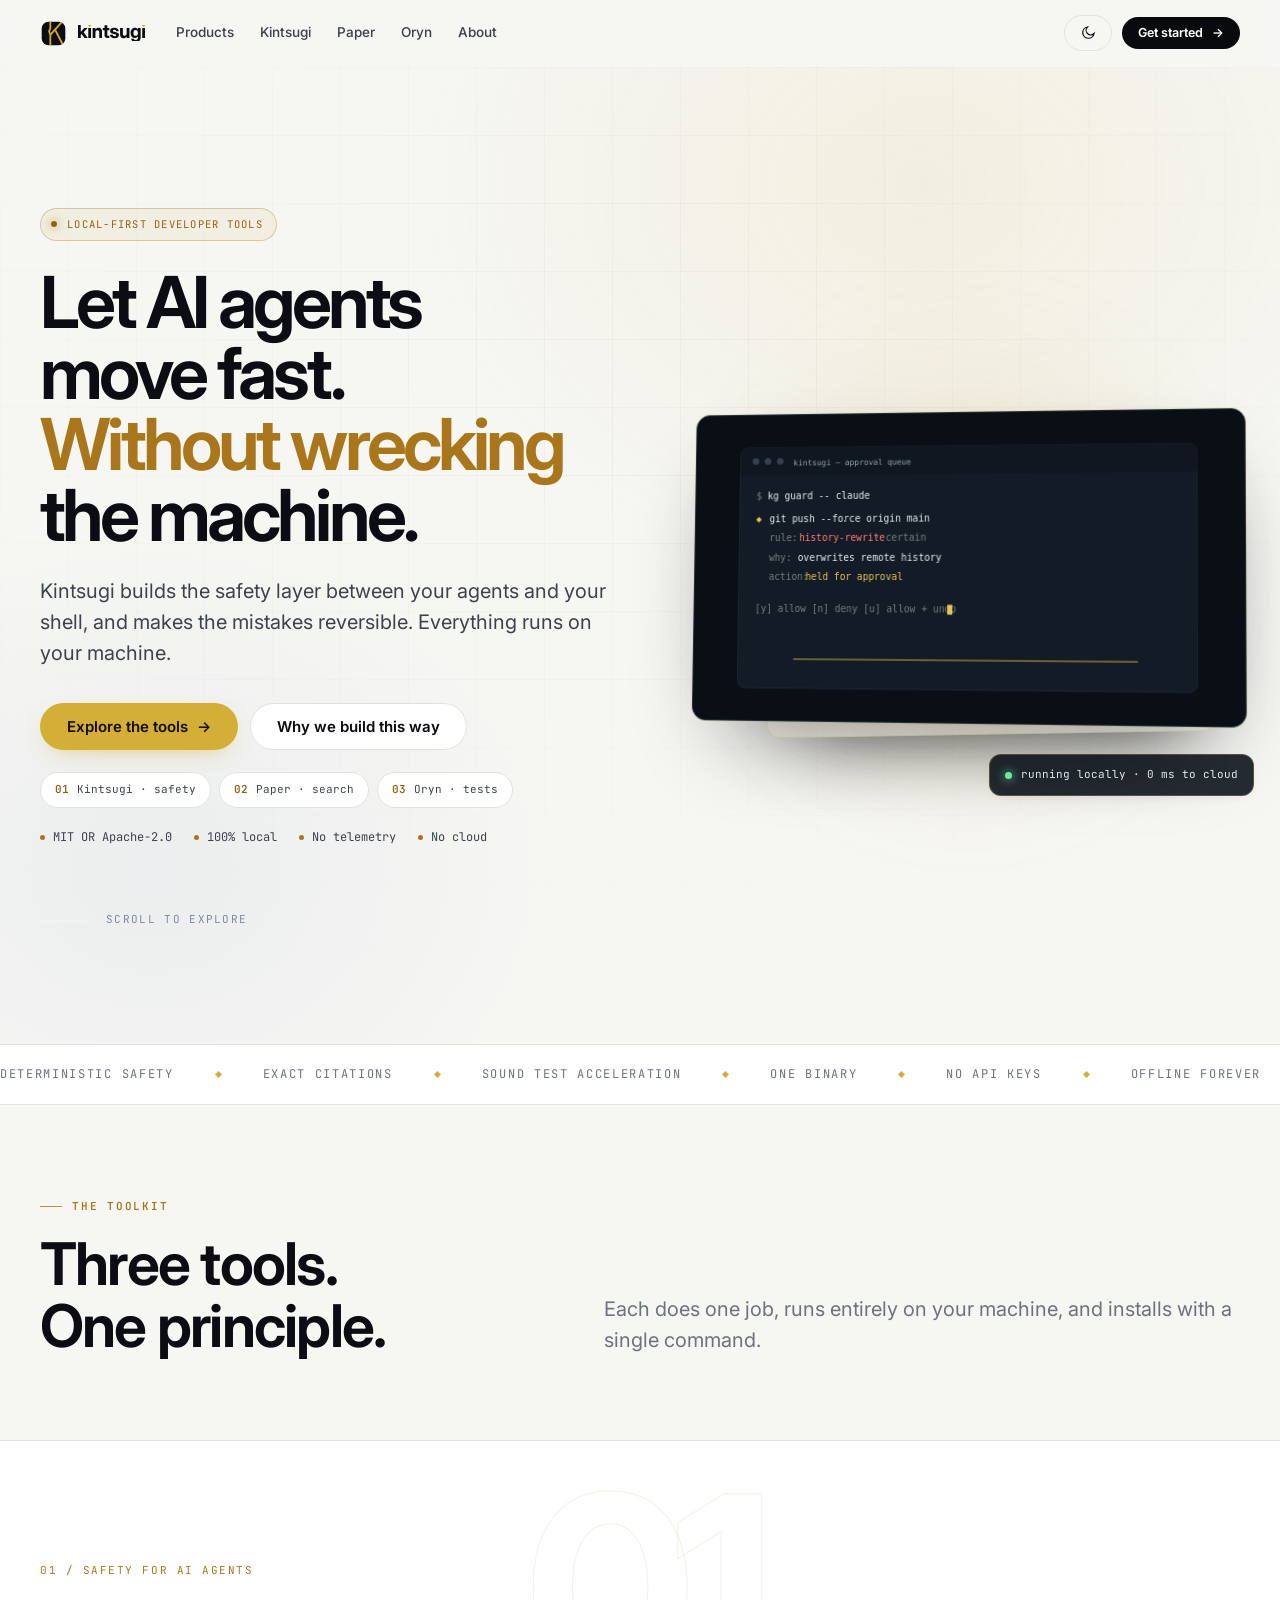
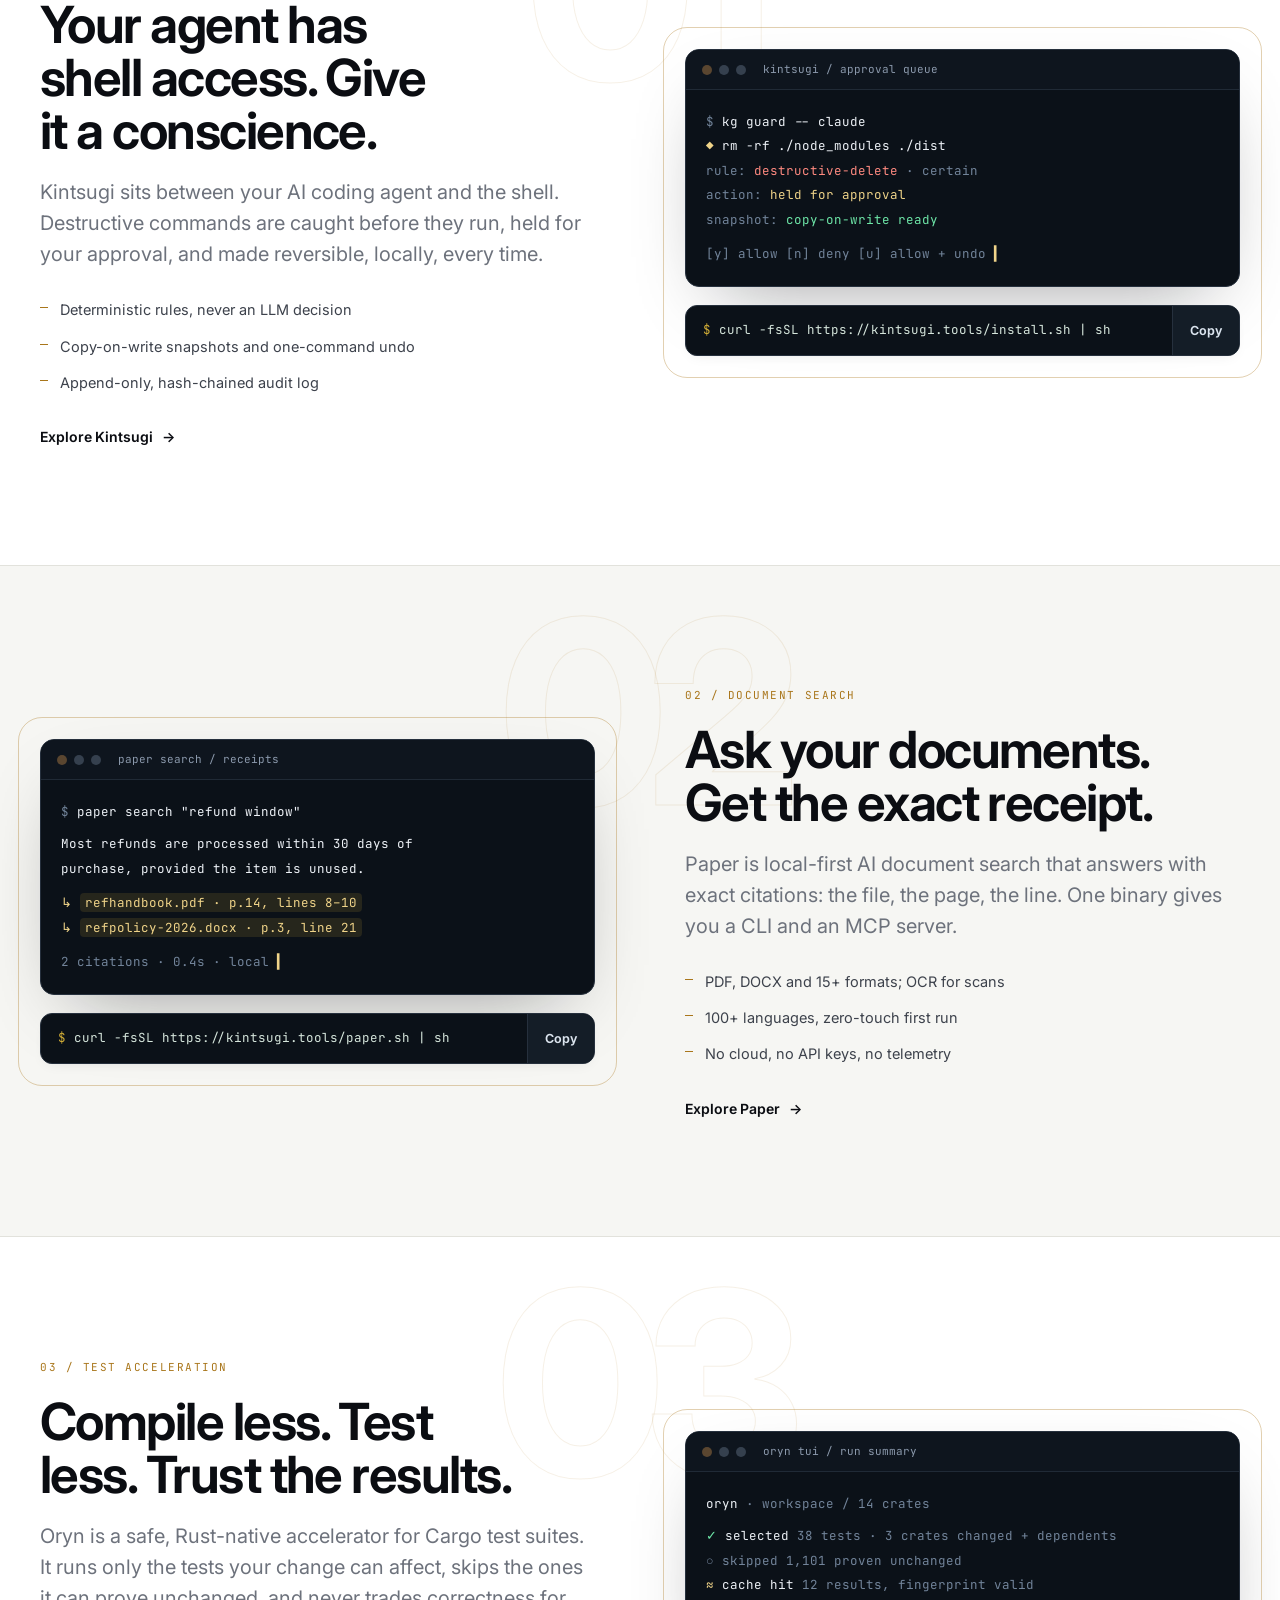
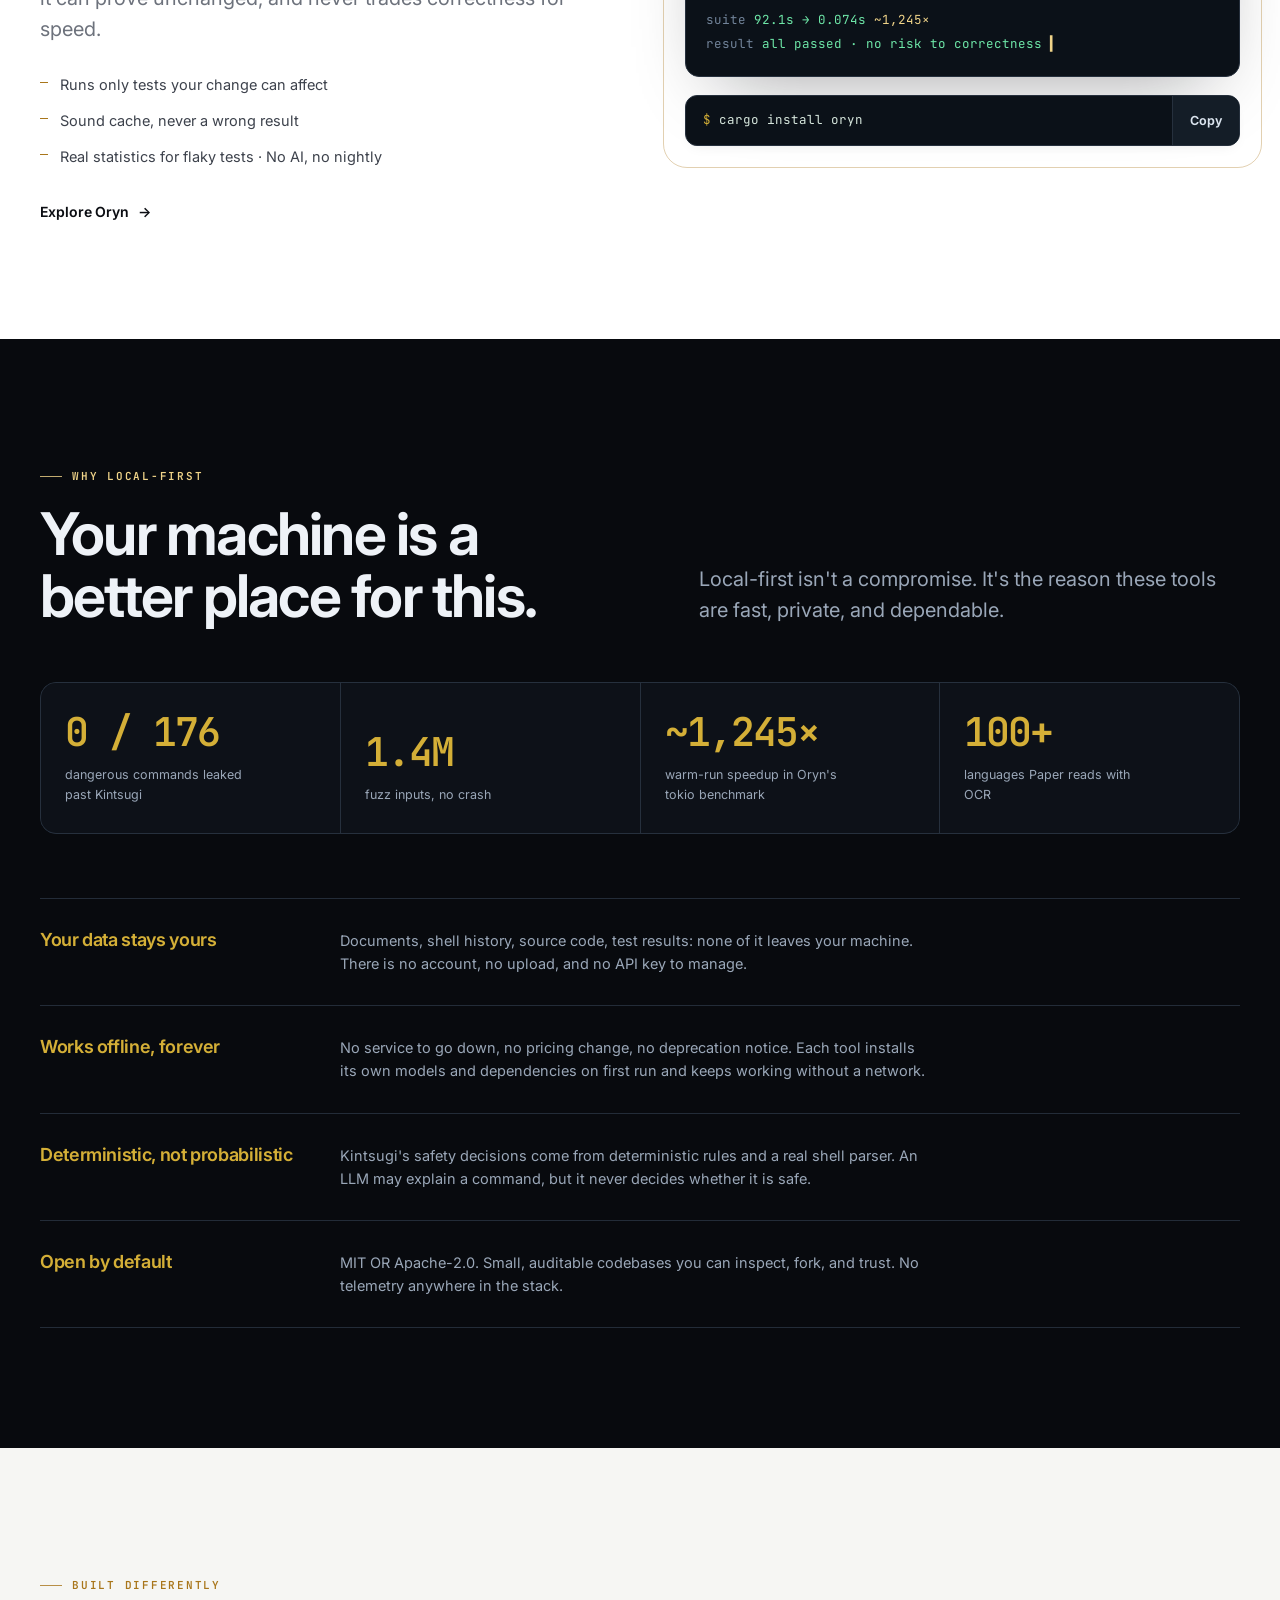
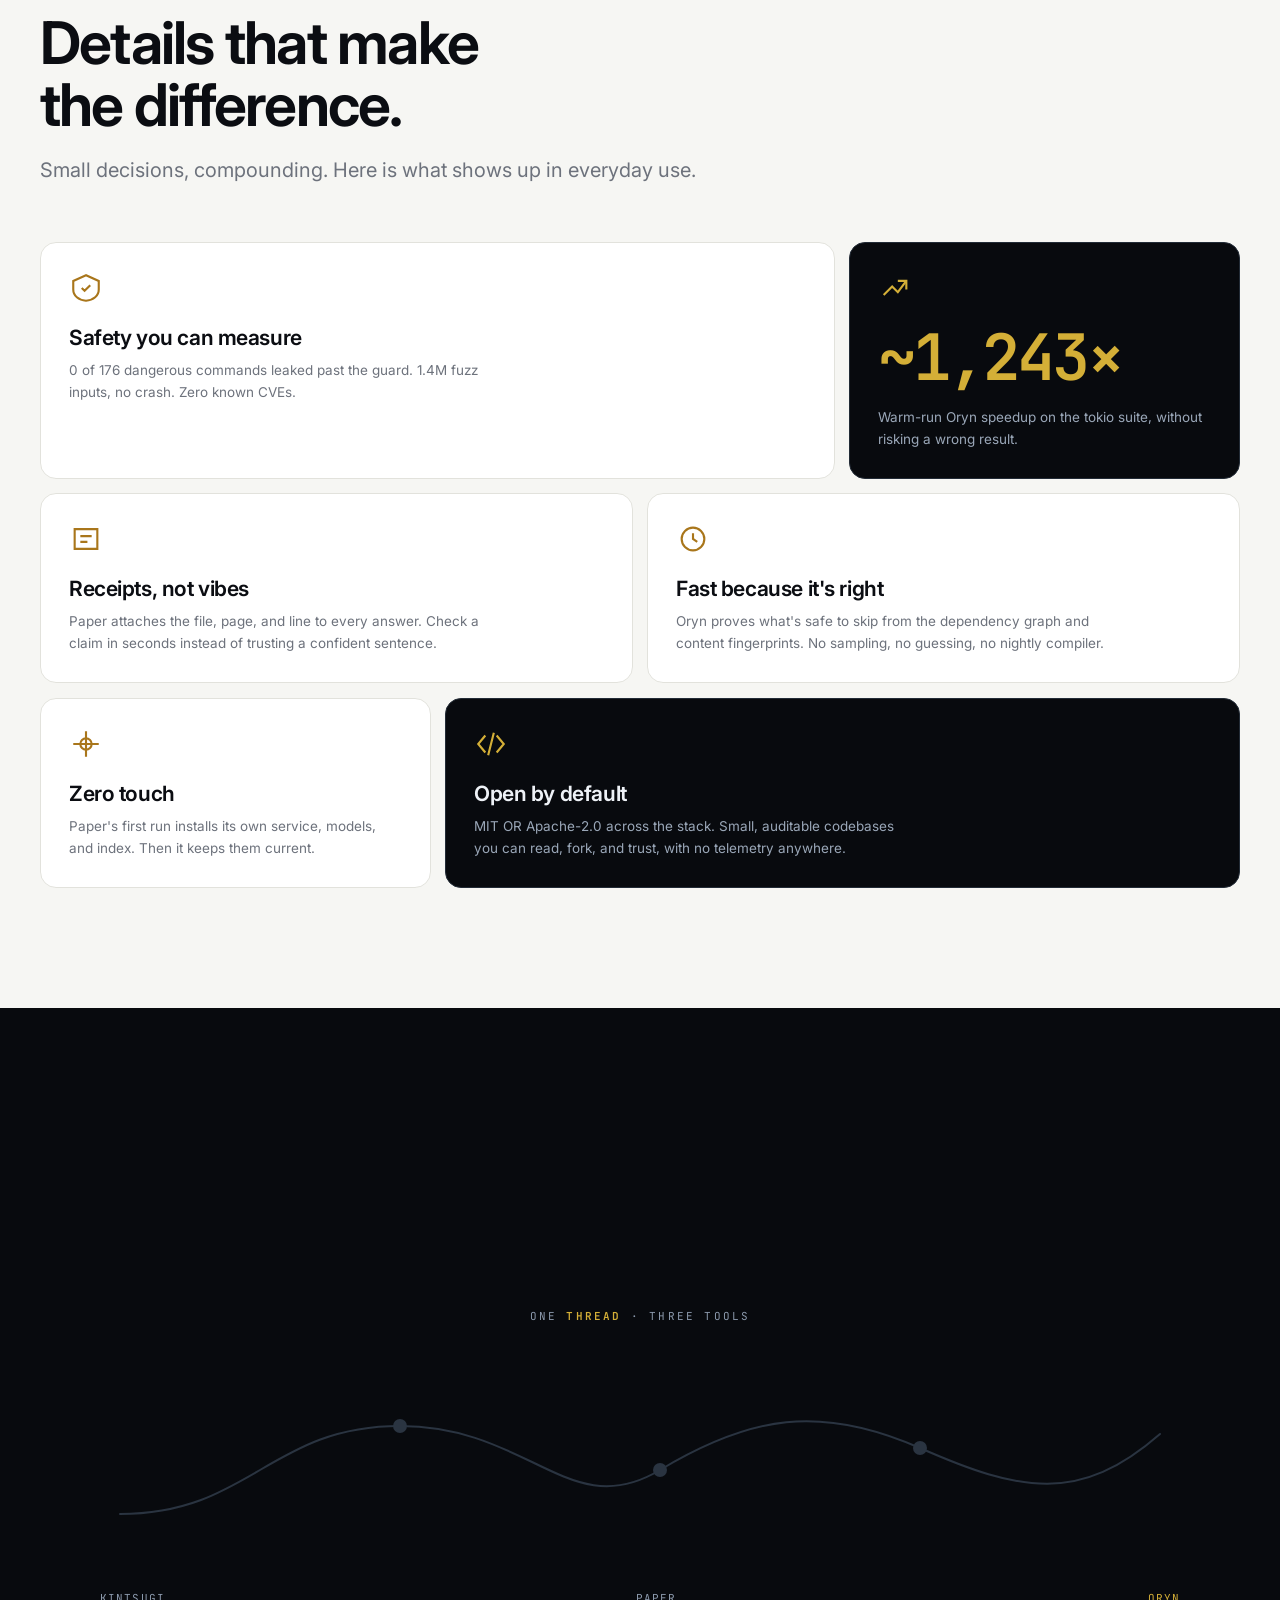
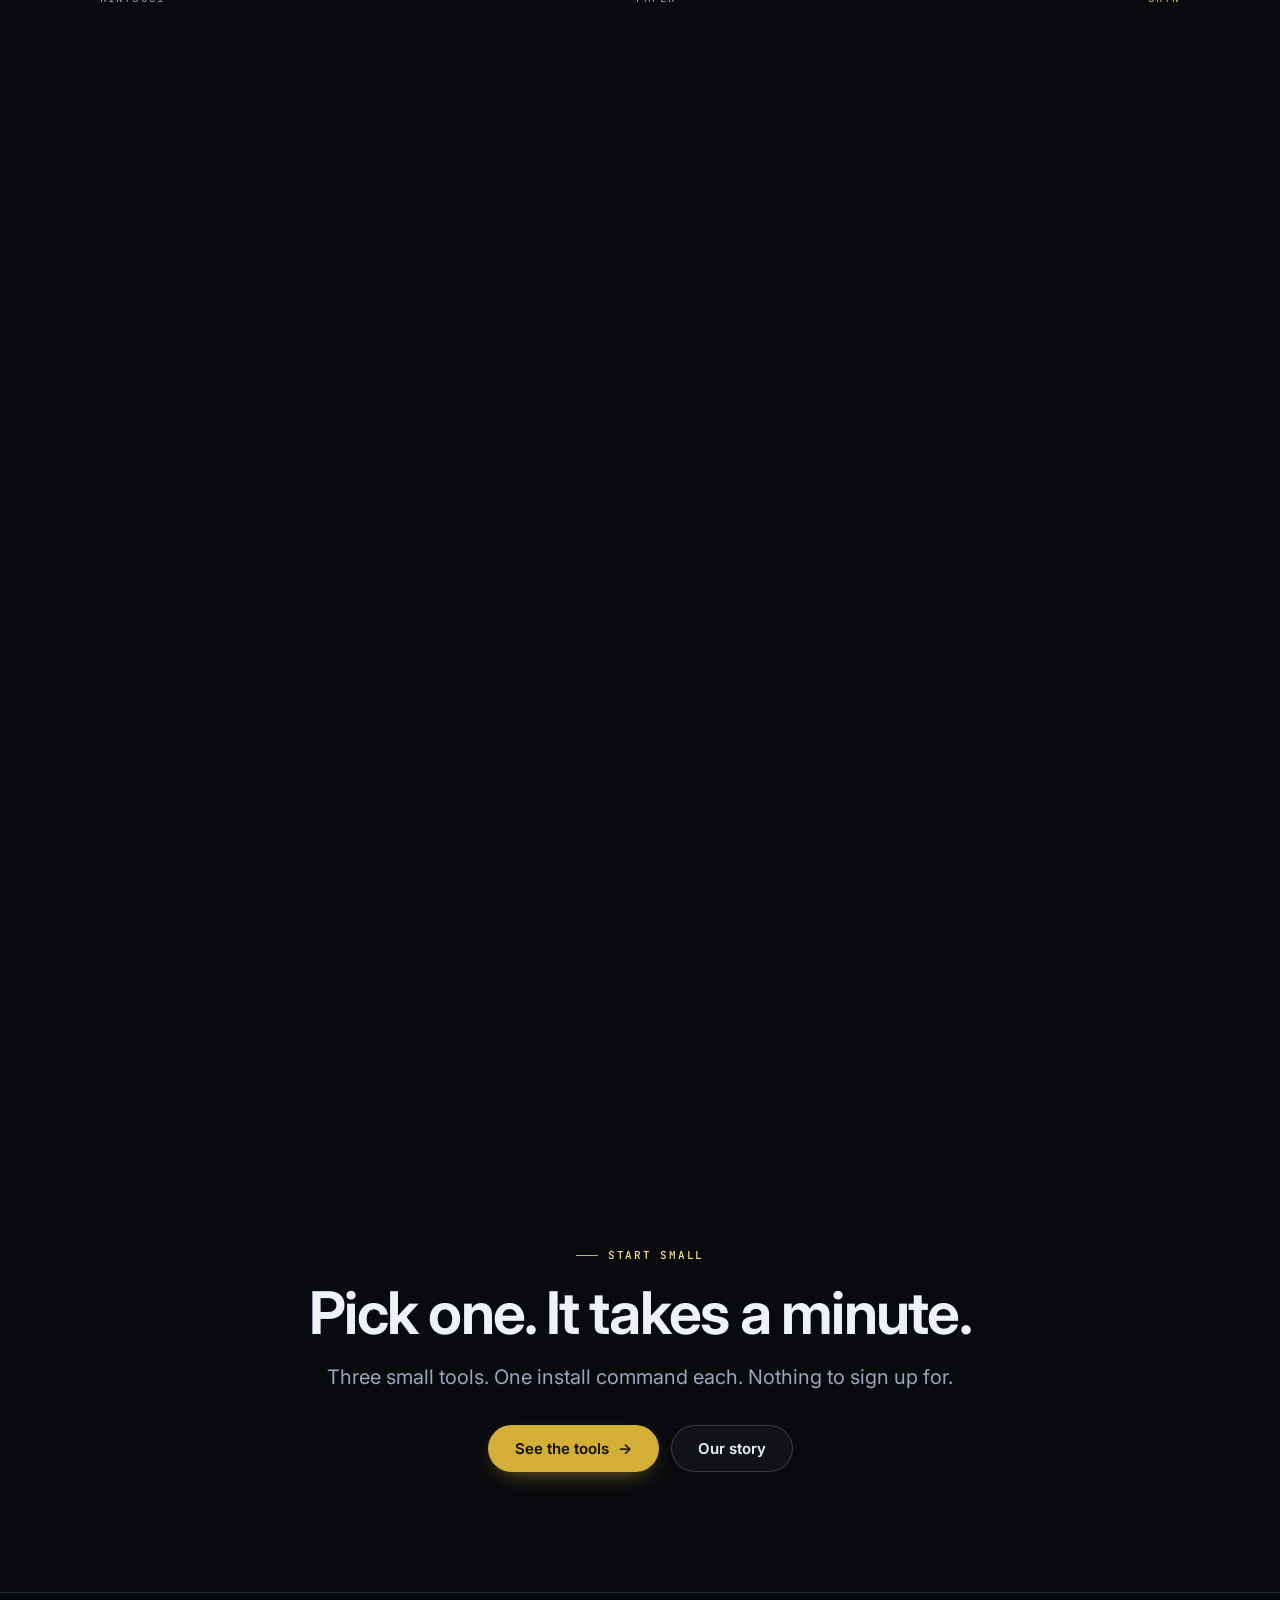
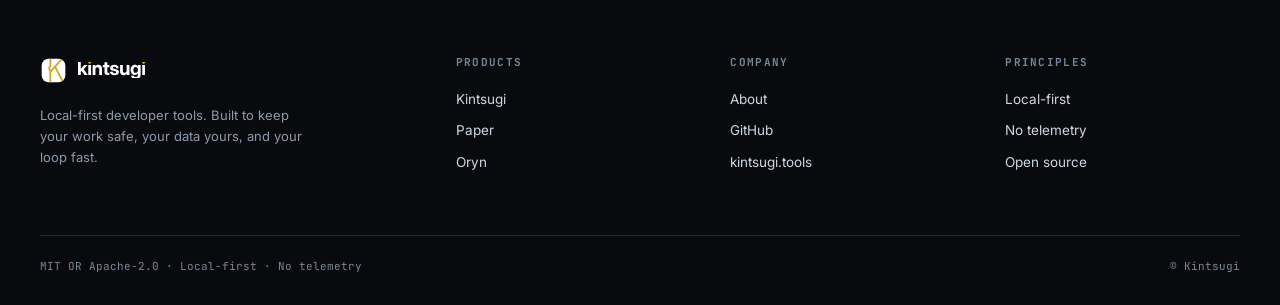
<file: site/index.html>
<!doctype html>
<html lang="en">
<head>
  <script>
    // Set the theme before first paint: no flash for dark-mode readers.
    try { if ((localStorage.getItem("kintsugi-theme") || (matchMedia("(prefers-color-scheme: dark)").matches ? "dark" : "")) === "dark") document.documentElement.setAttribute("data-theme", "dark"); } catch (e) {}
  </script>

  <meta charset="utf-8">
  <script>document.documentElement.classList.add('js');</script>
  <meta name="viewport" content="width=device-width, initial-scale=1">
  <title>Kintsugi | Local-first tools for building with AI agents</title>
  <meta name="description" content="Kintsugi builds local-first developer tools: a safety layer for AI coding agents, exact-citation document search, and a safe Cargo test accelerator. No cloud, no telemetry.">
  <meta name="theme-color" content="#080a0e">
  <meta property="og:type" content="website">
  <meta property="og:title" content="Kintsugi | Local-first tools for building with AI agents">
  <meta property="og:description" content="Safety for AI agents. Document search with receipts. A faster Cargo test loop. All local, all yours.">
  <meta property="og:url" content="https://kintsugi.tools/">
  <meta property="og:image" content="https://kintsugi.tools/og.png">
  <meta property="og:image:width" content="1200">
  <meta property="og:image:height" content="630">
  <meta name="twitter:card" content="summary_large_image">
  <link rel="icon" href="/favicon.ico" sizes="48x48">
  <link rel="icon" href="/favicon.svg" type="image/svg+xml">
  <link rel="icon" href="/favicon-192.png" type="image/png" sizes="192x192">
  <link rel="apple-touch-icon" href="/apple-touch-icon.png">
  <link rel="preconnect" href="https://fonts.googleapis.com">
  <link rel="preconnect" href="https://fonts.gstatic.com" crossorigin>
  <link href="https://fonts.googleapis.com/css2?family=Inter:wght@400;500;600;650;700;750&family=JetBrains+Mono:wght@400;500;600&display=swap" rel="stylesheet">
  <link rel="stylesheet" href="site.css">
  <script defer src="site.js"></script>
  <!-- Analytics: the measurement ID is injected at deploy time; it is never
       committed. Nothing here renders as page text. -->
  <script async src="https://www.googletagmanager.com/gtag/js?id={G_ANALYTICS_TAG}"></script>
  <script>
    window.dataLayer = window.dataLayer || [];
    function gtag() { dataLayer.push(arguments); }
    gtag("js", new Date());
    gtag("config", "{G_ANALYTICS_TAG}");
  </script>
  <script type="application/ld+json">
  {"@context":"https://schema.org","@type":"Organization","name":"Kintsugi","url":"https://kintsugi.tools","logo":"https://kintsugi.tools/favicon-512.png","sameAs":["https://github.com/kintsugi-tools"]}
  </script>
</head>
<body>
  <a class="skip" href="#main">Skip to content</a>

  <header class="site-header">
    <div class="container header-in">
      <a class="brand" href="index.html" aria-label="Kintsugi home">
        <svg class="brand-mark" viewBox="0 0 64 64" fill="none" aria-hidden="true"><defs><clipPath id="bm-h"><rect x="4" y="4" width="56" height="56" rx="16"/></clipPath></defs><rect x="4" y="4" width="56" height="56" rx="16" fill="currentColor"/><g clip-path="url(#bm-h)" stroke="#D4A62A" stroke-width="4.4" stroke-linejoin="miter"><path d="M24.5 -4 V20 L21.5 27 L24.5 35 V68"/><path d="M24.5 35 L57 -1"/><path d="M35.6 22.7 L58 66"/></g></svg>
        <svg class="brand-word" viewBox="0 0 276.1 64" role="img" aria-label="Kintsugi"><g transform="translate(0 52) scale(0.03787878787878788 -0.03787878787878788)"><g fill="currentColor"><path transform="translate(0.0 0)" d="M104 0H399V335L484 429L795 0H1140L705 598L1118 1056H772L402 652H399V1490H104Z"/><path transform="translate(1086.0 0)" d="M104 0H399V1056H104Z"/><path transform="translate(1548.1 0)" d="M399 587C399 751 484 824 606 824C729 824 800 749 800 607V0H1094V661C1094 928 949 1078 724 1078C572 1078 465 1010 394 890V1056H104V0H399Z"/><path transform="translate(2706.1 0)" d="M711 1056H495V1344H200V1056H18V825H200V280C200 88 307 0 539 0H711V231H598C518 231 495 254 495 326V825H711Z"/><path transform="translate(3420.2 0)" d="M543 -26C819 -26 1011 112 1011 323C1011 478 913 570 700 612L500 651C419 668 372 703 372 757C372 820 433 869 534 869C638 869 710 806 712 721H985C979 941 799 1078 526 1078C251 1078 78 946 78 746C78 582 187 478 392 438L577 402C663 385 714 352 714 296C714 231 647 185 538 185C423 185 355 240 344 332H54C72 105 269 -26 543 -26Z"/><path transform="translate(4444.2 0)" d="M475 -22C627 -22 734 46 805 166V0H1094V1056H800V469C800 305 715 232 593 232C470 232 399 307 399 449V1056H104V395C104 128 250 -22 475 -22Z"/><path transform="translate(5602.2 0)" d="M603 -432C909 -432 1119 -294 1119 41V1056H828V903H827C760 1020 650 1078 513 1078C243 1078 58 853 58 536C58 221 239 -1 515 -1C653 -1 764 55 827 179H828V17C828 -135 747 -215 603 -215C493 -215 415 -170 394 -90H110C140 -295 303 -432 603 -432ZM591 235C448 235 355 346 355 540C355 734 448 844 591 844C740 844 839 724 839 540C839 355 740 235 591 235Z"/><path transform="translate(6785.3 0)" d="M104 0H399V1056H104Z"/></g><g fill="#D4A62A"><path d="M1338 1141 L1514 1356 L1338 1571 L1161 1356 Z"/><path d="M7037 1141 L7213 1356 L7037 1571 L6860 1356 Z"/></g></g></svg>
      </a>
      <nav class="nav-links" id="site-nav" aria-label="Main navigation">
        <a href="#products">Products</a>
        <a href="kintsugi.html">Kintsugi</a>
        <a href="paperscope.html">Paper</a>
        <a href="oryn.html">Oryn</a>
        <a href="about.html">About</a>
        <a class="nav-cta" href="#products">Get started</a>
      </nav>
      <div class="header-right">
        <button class="btn btn-ghost btn-sm" data-theme-toggle aria-label="Switch to dark theme" title="Toggle theme">
          <svg class="icon" viewBox="0 0 24 24" fill="none" stroke="currentColor" stroke-width="1.8" stroke-linecap="round" aria-hidden="true"><path d="M21 12.8A8.5 8.5 0 1 1 11.2 3a6.7 6.7 0 0 0 9.8 9.8Z"/></svg>
        </button>
        <button class="btn btn-ghost btn-sm nav-toggle" type="button" aria-controls="site-nav" aria-expanded="false" aria-label="Open menu">
          <svg class="icon" viewBox="0 0 24 24" fill="none" stroke="currentColor" stroke-width="1.8" stroke-linecap="round" aria-hidden="true"><path class="l1" d="M4 7h16"/><path class="l2" d="M4 12h16"/><path class="l3" d="M4 17h16"/></svg>
        </button>
        <a class="btn btn-dark btn-sm" href="#products">Get started <span class="arrow" aria-hidden="true">→</span></a>
      </div>
    </div>
  </header>

  <main id="main">

    <!-- HERO -->
    <section class="hero">
      <div class="container hero-in">
        <div class="hero-copy">
          <span class="hero-kicker"><i></i> Local-first developer tools</span>
          <h1>Let AI agents move fast. <br><span class="gold">Without wrecking</span> the machine.</h1>
          <p class="lead">Kintsugi builds the safety layer between your agents and your shell, and makes the mistakes reversible. Everything runs on your machine.</p>
          <div class="hero-actions">
            <a class="btn btn-gold btn-lg" href="#products">Explore the tools <span class="arrow" aria-hidden="true">→</span></a>
            <a class="btn btn-ghost btn-lg" href="about.html">Why we build this way</a>
          </div>
          <div class="product-nav" aria-label="Install a specific tool">
            <a class="chip" href="kintsugi.html#install"><b>01</b> Kintsugi · safety</a>
            <a class="chip" href="paperscope.html#install"><b>02</b> Paper · search</a>
            <a class="chip" href="oryn.html#install"><b>03</b> Oryn · tests</a>
          </div>
          <div class="hero-trust">
            <span>MIT OR Apache-2.0</span><span>100% local</span><span>No telemetry</span><span>No cloud</span>
          </div>
          <div class="scroll-cue"><span class="line"></span> Scroll to explore</div>
        </div>
        <div class="stage reveal reveal-scale" data-delay="120">
          <div class="stage-glow"></div>
          <div class="stage-echo"></div>
          <div class="stage-main">
            <video class="clip" data-src="assets/kintsugi-approval.mp4" poster="assets/poster-kintsugi.svg" muted loop playsinline preload="none" aria-label="Kintsugi approval queue clip"></video>
            <img class="clip-poster" src="assets/poster-kintsugi.svg" alt="Kintsugi holding a destructive command for approval">
          </div>
          <div class="stage-badge"><i></i> running locally · 0 ms to cloud</div>
        </div>
      </div>
    </section>

    <!-- MARQUEE -->
    <div class="marquee" aria-hidden="true">
      <div class="marquee-track">
        <div class="marquee-group">
          <span>Deterministic safety</span><span>Exact citations</span><span>Sound test acceleration</span><span>One binary</span><span>No API keys</span><span>Offline forever</span>
        </div>
        <div class="marquee-group">
          <span>Deterministic safety</span><span>Exact citations</span><span>Sound test acceleration</span><span>One binary</span><span>No API keys</span><span>Offline forever</span>
        </div>
      </div>
    </div>

    <!-- PRODUCTS -->
    <section id="products">
      <div class="container section-tight">
        <div class="section-head split reveal">
          <div>
            <span class="eyebrow">The toolkit</span>
            <h2>Three tools. One principle.</h2>
          </div>
          <p class="lead">Each does one job, runs entirely on your machine, and installs with a single command.</p>
        </div>
      </div>

      <!-- Kintsugi chapter -->
      <article class="chapter">
        <div class="chapter-num" aria-hidden="true">01</div>
        <div class="container chapter-in">
          <div class="chapter-copy reveal reveal-up">
            <span class="chapter-tag">01 / Safety for AI agents</span>
            <h2>Your agent has shell access. Give it a conscience.</h2>
            <p class="lead">Kintsugi sits between your AI coding agent and the shell. Destructive commands are caught before they run, held for your approval, and made reversible, locally, every time.</p>
            <ul class="chapter-points">
              <li>Deterministic rules, never an LLM decision</li>
              <li>Copy-on-write snapshots and one-command undo</li>
              <li>Append-only, hash-chained audit log</li>
            </ul>
            <a class="chapter-cta" href="kintsugi.html">Explore Kintsugi <span class="arrow" aria-hidden="true">→</span></a>
          </div>
          <div class="chapter-visual reveal reveal-scale" data-delay="100">
            <div class="term">
              <div class="term-bar"><i class="term-dot"></i><i class="term-dot"></i><i class="term-dot"></i><span class="term-title">kintsugi / approval queue</span></div>
              <div class="term-body">
<div><span class="c-dim">$</span> <span class="c-fg">kg guard -- claude</span></div>
<div><span class="c-gold">◆</span> <span class="c-fg">rm -rf ./node_modules ./dist</span></div>
<div>  <span class="c-dim">rule:</span> <span class="c-red">destructive-delete</span> <span class="c-dim">· certain</span></div>
<div>  <span class="c-dim">action:</span> <span class="c-gold">held for approval</span></div>
<div>  <span class="c-dim">snapshot:</span> <span class="c-green">copy-on-write ready</span></div>
<div style="margin-top:10px;"><span class="c-dim">[y] allow  [n] deny  [u] allow + undo</span> <span class="c-gold">▍</span></div>
              </div>
            </div>
            <div class="chapter-cmd cmd">
              <code><span class="prompt">$ </span>curl -fsSL https://kintsugi.tools/install.sh | sh</code>
              <button type="button" data-copy="curl -fsSL https://kintsugi.tools/install.sh | sh" aria-label="Copy install command">Copy</button>
            </div>
          </div>
        </div>
      </article>

      <!-- Paper chapter -->
      <article class="chapter reverse">
        <div class="chapter-num" aria-hidden="true">02</div>
        <div class="container chapter-in">
          <div class="chapter-copy reveal reveal-up">
            <span class="chapter-tag">02 / Document search</span>
            <h2>Ask your documents. Get the exact receipt.</h2>
            <p class="lead">Paper is local-first AI document search that answers with exact citations: the file, the page, the line. One binary gives you a CLI and an MCP server.</p>
            <ul class="chapter-points">
              <li>PDF, DOCX and 15+ formats; OCR for scans</li>
              <li>100+ languages, zero-touch first run</li>
              <li>No cloud, no API keys, no telemetry</li>
            </ul>
            <a class="chapter-cta" href="paperscope.html">Explore Paper <span class="arrow" aria-hidden="true">→</span></a>
          </div>
          <div class="chapter-visual reveal reveal-scale" data-delay="100">
            <div class="term">
              <div class="term-bar"><i class="term-dot"></i><i class="term-dot"></i><i class="term-dot"></i><span class="term-title">paper search / receipts</span></div>
              <div class="term-body">
<div><span class="c-dim">$</span> <span class="c-fg">paper search "refund window"</span></div>
<div style="margin-top:8px;"><span class="c-fg">Most refunds are processed within 30 days of</span></div>
<div><span class="c-fg">purchase, provided the item is unused.</span></div>
<div style="margin-top:10px;"><span class="c-gold">↳</span> <span class="em">refhandbook.pdf · p.14, lines 8–10</span></div>
<div><span class="c-gold">↳</span> <span class="em">refpolicy-2026.docx · p.3, line 21</span></div>
<div style="margin-top:10px;"><span class="c-dim">2 citations · 0.4s · local</span> <span class="c-gold">▍</span></div>
              </div>
            </div>
            <div class="chapter-cmd cmd">
              <code><span class="prompt">$ </span>curl -fsSL https://kintsugi.tools/paper.sh | sh</code>
              <button type="button" data-copy="curl -fsSL https://kintsugi.tools/paper.sh | sh" aria-label="Copy install command">Copy</button>
            </div>
          </div>
        </div>
      </article>

      <!-- Oryn chapter -->
      <article class="chapter">
        <div class="chapter-num" aria-hidden="true">03</div>
        <div class="container chapter-in">
          <div class="chapter-copy reveal reveal-up">
            <span class="chapter-tag">03 / Test acceleration</span>
            <h2>Compile less. Test less. Trust the results.</h2>
            <p class="lead">Oryn is a safe, Rust-native accelerator for Cargo test suites. It runs only the tests your change can affect, skips the ones it can prove unchanged, and never trades correctness for speed.</p>
            <ul class="chapter-points">
              <li>Runs only tests your change can affect</li>
              <li>Sound cache, never a wrong result</li>
              <li>Real statistics for flaky tests · No AI, no nightly</li>
            </ul>
            <a class="chapter-cta" href="oryn.html">Explore Oryn <span class="arrow" aria-hidden="true">→</span></a>
          </div>
          <div class="chapter-visual reveal reveal-scale" data-delay="100">
            <div class="term">
              <div class="term-bar"><i class="term-dot"></i><i class="term-dot"></i><i class="term-dot"></i><span class="term-title">oryn tui / run summary</span></div>
              <div class="term-body">
<div><span class="c-fg">oryn</span> <span class="c-dim">· workspace / 14 crates</span></div>
<div style="margin-top:8px;"><span class="c-green">✓</span> <span class="c-fg">selected</span>      <span class="c-dim">38 tests · 3 crates changed + dependents</span></div>
<div><span class="c-dim">○</span> <span class="c-dim">skipped</span>      <span class="c-dim">1,101 proven unchanged</span></div>
<div><span class="c-gold">≈</span> <span class="c-fg">cache hit</span>     <span class="c-dim">12 results, fingerprint valid</span></div>
<div style="margin-top:10px;"><span class="c-dim">suite</span>   <span class="c-green">92.1s → 0.074s</span> <span class="c-gold">~1,245×</span></div>
<div><span class="c-dim">result</span>  <span class="c-green">all passed · no risk to correctness</span> <span class="c-gold">▍</span></div>
              </div>
            </div>
            <div class="chapter-cmd cmd">
              <code><span class="prompt">$ </span>cargo install oryn</code>
              <button type="button" data-copy="cargo install oryn" aria-label="Copy install command">Copy</button>
            </div>
          </div>
        </div>
      </article>
    </section>

    <!-- WHY LOCAL-FIRST -->
    <section class="section dark-section">
      <div class="container">
        <div class="section-head split reveal">
          <div>
            <span class="eyebrow on-dark">Why local-first</span>
            <h2>Your machine is a better place for this.</h2>
          </div>
          <p class="lead">Local-first isn't a compromise. It's the reason these tools are fast, private, and dependable.</p>
        </div>

        <div class="metrics reveal" data-delay="80">
          <div class="metric"><div class="metric-n">0 / 176</div><div class="metric-l">dangerous commands leaked past Kintsugi</div></div>
          <div class="metric"><div class="metric-n" data-count="1.4" data-suffix="M">1.4M</div><div class="metric-l">fuzz inputs, no crash</div></div>
          <div class="metric"><div class="metric-n" data-count="1245" data-prefix="~" data-suffix="×">~1,245×</div><div class="metric-l">warm-run speedup in Oryn's tokio benchmark</div></div>
          <div class="metric"><div class="metric-n" data-count="100" data-suffix="+">100+</div><div class="metric-l">languages Paper reads with OCR</div></div>
        </div>

        <div class="feature-rows">
          <div class="feature-row reveal"><h3>Your data stays yours</h3><p>Documents, shell history, source code, test results: none of it leaves your machine. There is no account, no upload, and no API key to manage.</p></div>
          <div class="feature-row reveal"><h3>Works offline, forever</h3><p>No service to go down, no pricing change, no deprecation notice. Each tool installs its own models and dependencies on first run and keeps working without a network.</p></div>
          <div class="feature-row reveal"><h3>Deterministic, not probabilistic</h3><p>Kintsugi's safety decisions come from deterministic rules and a real shell parser. An LLM may explain a command, but it never decides whether it is safe.</p></div>
          <div class="feature-row reveal"><h3>Open by default</h3><p>MIT OR Apache-2.0. Small, auditable codebases you can inspect, fork, and trust. No telemetry anywhere in the stack.</p></div>
        </div>
      </div>
    </section>

    <!-- BENTO / CAPABILITY GRID -->
    <section class="section">
      <div class="container">
        <div class="section-head reveal">
          <span class="eyebrow">Built differently</span>
          <h2>Details that make the difference.</h2>
          <p class="lead">Small decisions, compounding. Here is what shows up in everyday use.</p>
        </div>

        <div class="bento">
          <div class="bento-card wide reveal reveal-up" data-delay="0">
            <svg class="bento-ico" viewBox="0 0 24 24" fill="none" stroke="currentColor" stroke-width="1.5" aria-hidden="true"><path d="M12 3 3 7v6c0 4.5 3.8 7.6 9 8 5.2-.4 9-3.5 9-8V7l-9-4Z"/><path d="M9 12l2 2 4-4"/></svg>
            <h3>Safety you can measure</h3>
            <p class="bento-desc">0 of 176 dangerous commands leaked past the guard. 1.4M fuzz inputs, no crash. Zero known CVEs.</p>
          </div>
          <div class="bento-card narrow dark reveal reveal-up" data-delay="80">
            <svg class="bento-ico" viewBox="0 0 24 24" fill="none" stroke="currentColor" stroke-width="1.5" aria-hidden="true"><path d="M4 17 10 11l4 4 6-8"/><path d="M14 7h6v6"/></svg>
            <div class="bento-giant" data-count="1245" data-prefix="~" data-suffix="×">~1,245×</div>
            <p class="bento-desc" style="margin-top:18px;">Warm-run Oryn speedup on the tokio suite, without risking a wrong result.</p>
          </div>
          <div class="bento-card half reveal reveal-up" data-delay="0">
            <svg class="bento-ico" viewBox="0 0 24 24" fill="none" stroke="currentColor" stroke-width="1.5" aria-hidden="true"><path d="M4 5h16v14H4z"/><path d="M8 10h8M8 14h5"/></svg>
            <h3>Receipts, not vibes</h3>
            <p class="bento-desc">Paper attaches the file, page, and line to every answer. Check a claim in seconds instead of trusting a confident sentence.</p>
          </div>
          <div class="bento-card half reveal reveal-up" data-delay="80">
            <svg class="bento-ico" viewBox="0 0 24 24" fill="none" stroke="currentColor" stroke-width="1.5" aria-hidden="true"><circle cx="12" cy="12" r="8"/><path d="M12 8v4l3 2"/></svg>
            <h3>Fast because it's right</h3>
            <p class="bento-desc">Oryn proves what's safe to skip from the dependency graph and content fingerprints. No sampling, no guessing, no nightly compiler.</p>
          </div>
          <div class="bento-card narrow reveal reveal-up" data-delay="0">
            <svg class="bento-ico" viewBox="0 0 24 24" fill="none" stroke="currentColor" stroke-width="1.5" aria-hidden="true"><path d="M12 3v18M3 12h18"/><circle cx="12" cy="12" r="4"/></svg>
            <h3>Zero touch</h3>
            <p class="bento-desc">Paper's first run installs its own service, models, and index. Then it keeps them current.</p>
          </div>
          <div class="bento-card wide dark reveal reveal-up" data-delay="80">
            <svg class="bento-ico" viewBox="0 0 24 24" fill="none" stroke="currentColor" stroke-width="1.5" aria-hidden="true"><path d="M8 6 3 12l5 6M16 6l5 6-5 6M14 4l-4 16"/></svg>
            <h3>Open by default</h3>
            <p class="bento-desc">MIT OR Apache-2.0 across the stack. Small, auditable codebases you can read, fork, and trust, with no telemetry anywhere.</p>
          </div>
        </div>
      </div>
    </section>

    <!-- GOLD THREAD, signature scroll moment -->
    <section class="thread" aria-label="One thread, three tools">
      <div class="thread-sticky">
        <div class="thread-inner">
          <div class="thread-label">One <b>thread</b> · three tools</div>
          <svg class="thread-svg" viewBox="0 0 1080 190" role="img" aria-label="A single gold line connecting three product nodes">
            <path class="thread-base" d="M20 140 C 150 140, 170 52, 300 52 S 470 150, 560 96 S 720 30, 820 74 S 980 130, 1060 60"/>
            <path class="thread-gold" d="M20 140 C 150 140, 170 52, 300 52 S 470 150, 560 96 S 720 30, 820 74 S 980 130, 1060 60"/>
            <circle class="thread-node" data-at="0.20" cx="300" cy="52" r="7"/>
            <circle class="thread-node" data-at="0.50" cx="560" cy="96" r="7"/>
            <circle class="thread-node" data-at="0.81" cx="820" cy="74" r="7"/>
          </svg>
          <div class="thread-caption"><span>Kintsugi</span><span>Paper</span><span>Oryn</span></div>
        </div>
      </div>
    </section>

    <!-- CLOSING CTA -->
    <section class="section cta-dark cta">
      <div class="container reveal">
        <span class="eyebrow on-dark">Start small</span>
        <h2>Pick one. It takes a minute.</h2>
        <p class="lead">Three small tools. One install command each. Nothing to sign up for.</p>
        <div class="cta-actions">
          <a class="btn btn-gold btn-lg" href="#products">See the tools <span class="arrow" aria-hidden="true">→</span></a>
          <a class="btn btn-ghost btn-lg" href="about.html" style="color:#e7edf5;border-color:rgba(255,255,255,0.18);background:rgba(255,255,255,0.04);">Our story</a>
        </div>
      </div>
    </section>

  </main>

  <footer class="site-footer">
    <div class="container">
      <div class="footer-grid">
        <div class="footer-brand">
          <a class="brand" href="index.html">
            <svg class="brand-mark" viewBox="0 0 64 64" fill="none" aria-hidden="true"><defs><clipPath id="bm-f"><rect x="4" y="4" width="56" height="56" rx="16"/></clipPath></defs><rect x="4" y="4" width="56" height="56" rx="16" fill="currentColor"/><g clip-path="url(#bm-f)" stroke="#D4A62A" stroke-width="4.4" stroke-linejoin="miter"><path d="M24.5 -4 V20 L21.5 27 L24.5 35 V68"/><path d="M24.5 35 L57 -1"/><path d="M35.6 22.7 L58 66"/></g></svg>
        <svg class="brand-word" viewBox="0 0 276.1 64" role="img" aria-label="Kintsugi"><g transform="translate(0 52) scale(0.03787878787878788 -0.03787878787878788)"><g fill="currentColor"><path transform="translate(0.0 0)" d="M104 0H399V335L484 429L795 0H1140L705 598L1118 1056H772L402 652H399V1490H104Z"/><path transform="translate(1086.0 0)" d="M104 0H399V1056H104Z"/><path transform="translate(1548.1 0)" d="M399 587C399 751 484 824 606 824C729 824 800 749 800 607V0H1094V661C1094 928 949 1078 724 1078C572 1078 465 1010 394 890V1056H104V0H399Z"/><path transform="translate(2706.1 0)" d="M711 1056H495V1344H200V1056H18V825H200V280C200 88 307 0 539 0H711V231H598C518 231 495 254 495 326V825H711Z"/><path transform="translate(3420.2 0)" d="M543 -26C819 -26 1011 112 1011 323C1011 478 913 570 700 612L500 651C419 668 372 703 372 757C372 820 433 869 534 869C638 869 710 806 712 721H985C979 941 799 1078 526 1078C251 1078 78 946 78 746C78 582 187 478 392 438L577 402C663 385 714 352 714 296C714 231 647 185 538 185C423 185 355 240 344 332H54C72 105 269 -26 543 -26Z"/><path transform="translate(4444.2 0)" d="M475 -22C627 -22 734 46 805 166V0H1094V1056H800V469C800 305 715 232 593 232C470 232 399 307 399 449V1056H104V395C104 128 250 -22 475 -22Z"/><path transform="translate(5602.2 0)" d="M603 -432C909 -432 1119 -294 1119 41V1056H828V903H827C760 1020 650 1078 513 1078C243 1078 58 853 58 536C58 221 239 -1 515 -1C653 -1 764 55 827 179H828V17C828 -135 747 -215 603 -215C493 -215 415 -170 394 -90H110C140 -295 303 -432 603 -432ZM591 235C448 235 355 346 355 540C355 734 448 844 591 844C740 844 839 724 839 540C839 355 740 235 591 235Z"/><path transform="translate(6785.3 0)" d="M104 0H399V1056H104Z"/></g><g fill="#D4A62A"><path d="M1338 1141 L1514 1356 L1338 1571 L1161 1356 Z"/><path d="M7037 1141 L7213 1356 L7037 1571 L6860 1356 Z"/></g></g></svg>
          </a>
          <p>Local-first developer tools. Built to keep your work safe, your data yours, and your loop fast.</p>
        </div>
        <div class="footer-col"><h4>Products</h4><a href="kintsugi.html">Kintsugi</a><a href="paperscope.html">Paper</a><a href="oryn.html">Oryn</a></div>
        <div class="footer-col"><h4>Company</h4><a href="about.html">About</a><a href="https://github.com/kintsugi-tools" rel="noopener">GitHub</a><a href="https://kintsugi.tools">kintsugi.tools</a></div>
        <div class="footer-col"><h4>Principles</h4><a href="#why-local-first">Local-first</a><a href="#products">No telemetry</a><a href="about.html">Open source</a></div>
      </div>
      <div class="footer-bottom"><span>MIT OR Apache-2.0 · Local-first · No telemetry</span><span>© Kintsugi</span></div>
    </div>
  </footer>
</body>
</html>
</file>
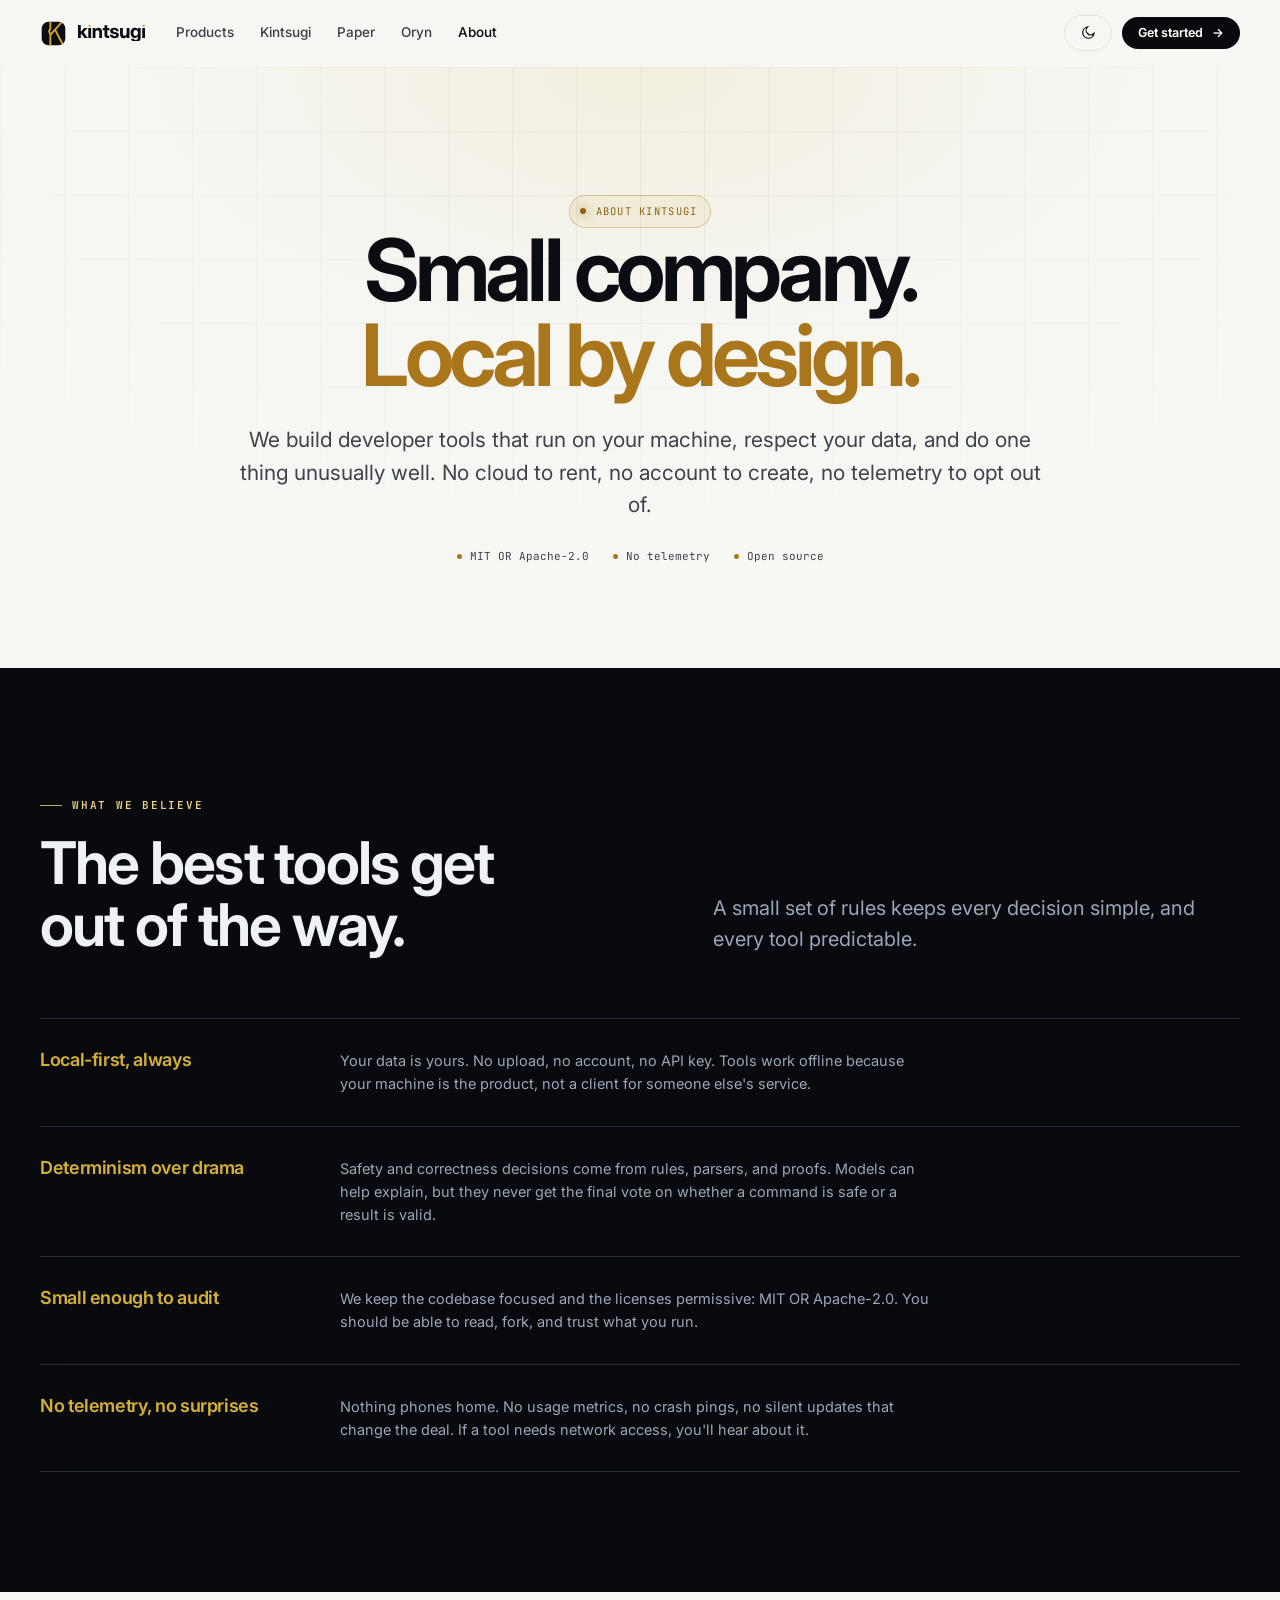
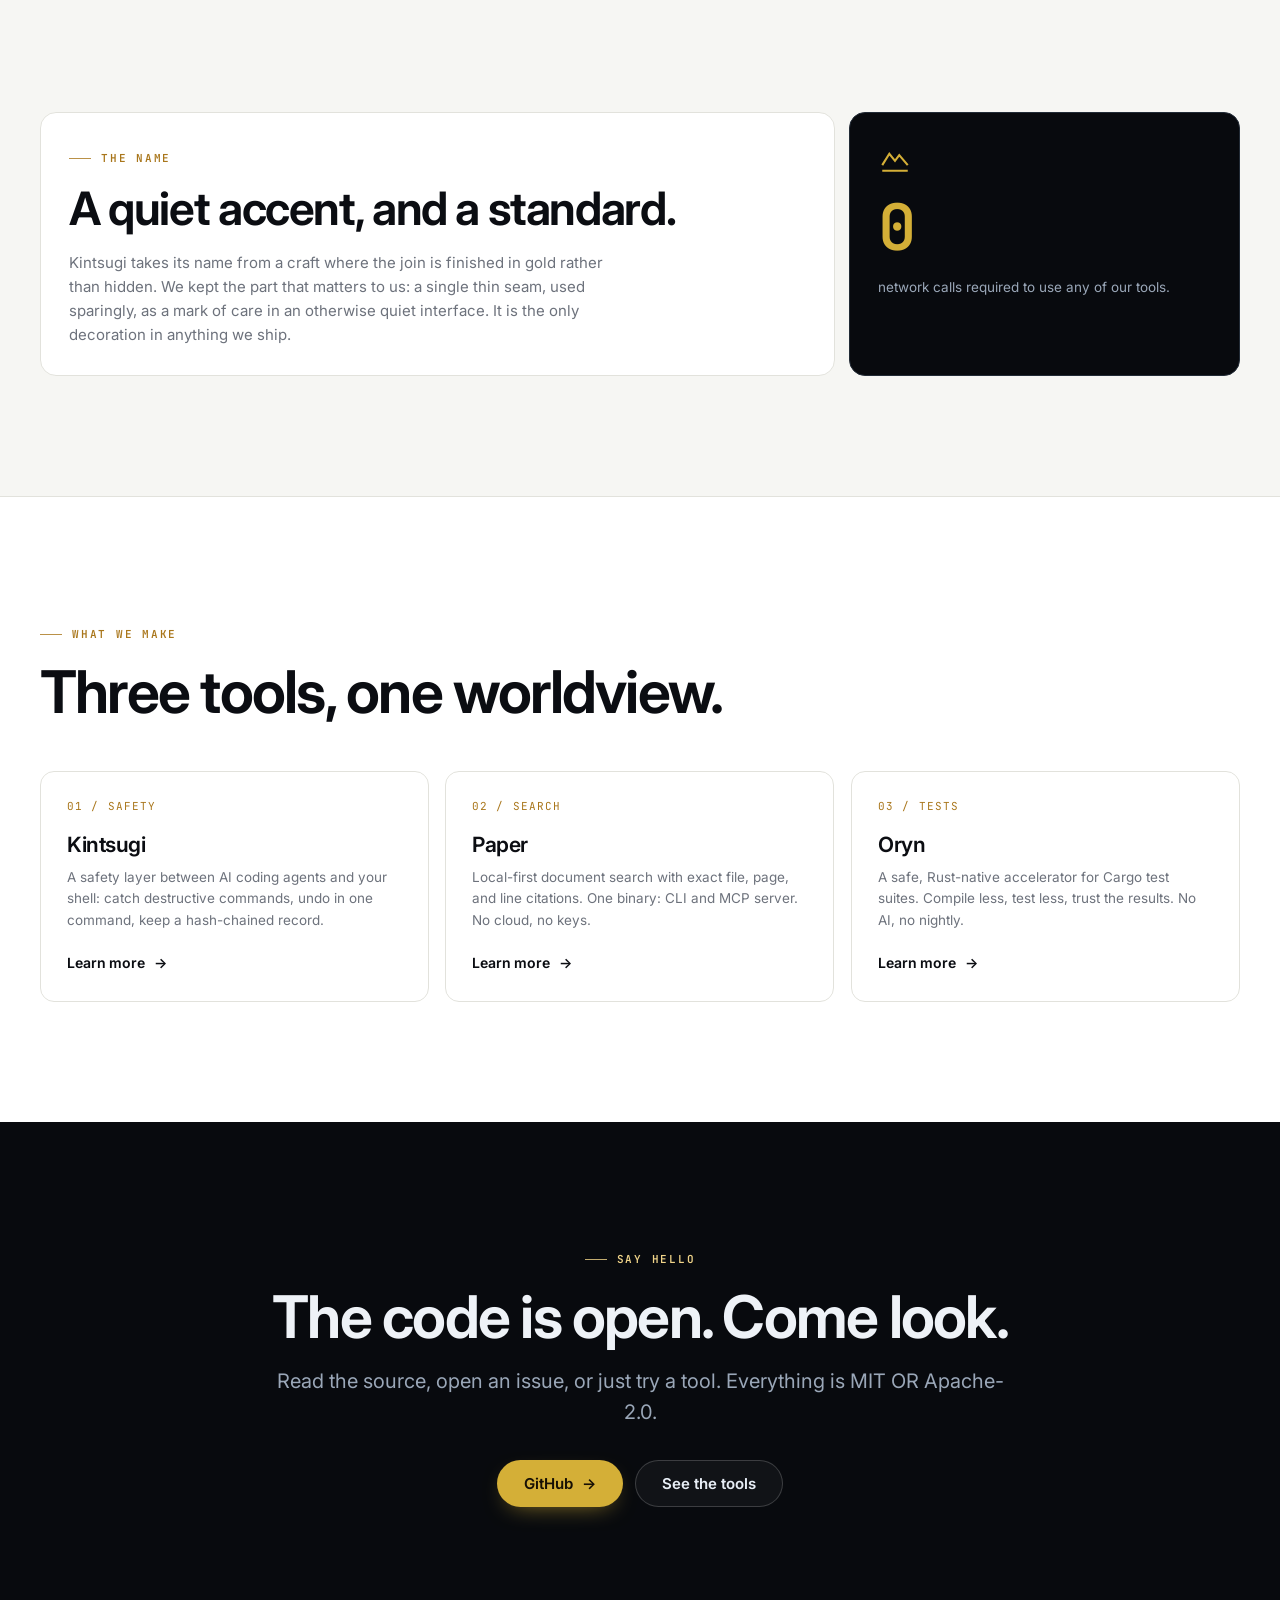
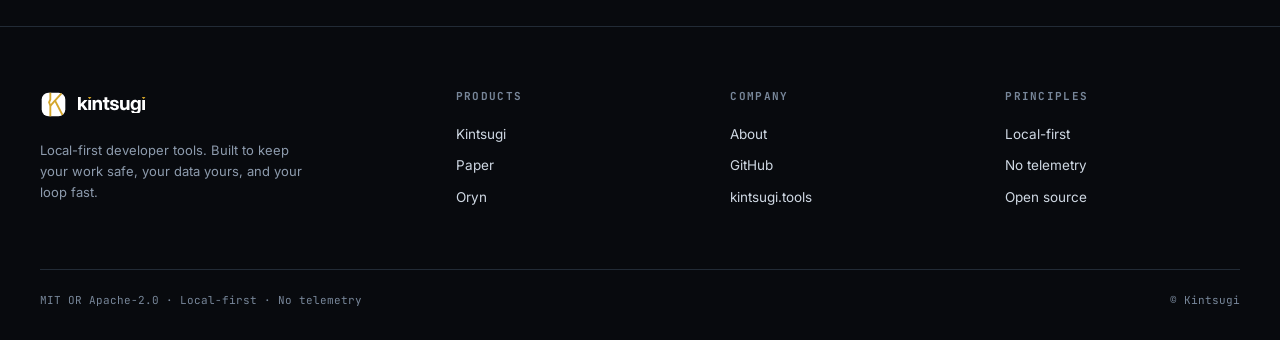
<file: site/about.html>
<!doctype html>
<html lang="en">
<head>
  <script>
    // Set the theme before first paint: no flash for dark-mode readers.
    try { if ((localStorage.getItem("kintsugi-theme") || (matchMedia("(prefers-color-scheme: dark)").matches ? "dark" : "")) === "dark") document.documentElement.setAttribute("data-theme", "dark"); } catch (e) {}
  </script>

  <meta charset="utf-8">
  <script>document.documentElement.classList.add('js');</script>
  <meta name="viewport" content="width=device-width, initial-scale=1">
  <title>About | Kintsugi</title>
  <meta name="description" content="Kintsugi is a small company building local-first developer tools: safety for AI agents, document search with receipts, and a faster Cargo test loop.">
  <meta name="theme-color" content="#080a0e">
  <meta property="og:type" content="website">
  <meta property="og:title" content="About | Kintsugi">
  <meta property="og:description" content="A small company building local-first developer tools. No cloud, no telemetry, no fuss.">
  <meta property="og:url" content="https://kintsugi.tools/about.html">
  <meta property="og:image" content="https://kintsugi.tools/og.png">
  <meta property="og:image:width" content="1200">
  <meta property="og:image:height" content="630">
  <meta name="twitter:card" content="summary_large_image">
  <link rel="icon" href="/favicon.ico" sizes="48x48">
  <link rel="icon" href="/favicon.svg" type="image/svg+xml">
  <link rel="icon" href="/favicon-192.png" type="image/png" sizes="192x192">
  <link rel="apple-touch-icon" href="/apple-touch-icon.png">
  <link rel="preconnect" href="https://fonts.googleapis.com">
  <link rel="preconnect" href="https://fonts.gstatic.com" crossorigin>
  <link href="https://fonts.googleapis.com/css2?family=Inter:wght@400;500;600;650;700;750&family=JetBrains+Mono:wght@400;500;600&display=swap" rel="stylesheet">
  <link rel="stylesheet" href="site.css">
  <script defer src="site.js"></script>
  <!-- Analytics: the measurement ID is injected at deploy time; it is never
       committed. Nothing here renders as page text. -->
  <script async src="https://www.googletagmanager.com/gtag/js?id={G_ANALYTICS_TAG}"></script>
  <script>
    window.dataLayer = window.dataLayer || [];
    function gtag() { dataLayer.push(arguments); }
    gtag("js", new Date());
    gtag("config", "{G_ANALYTICS_TAG}");
  </script>
</head>
<body>
  <a class="skip" href="#main">Skip to content</a>
  <header class="site-header">
    <div class="container header-in">
      <a class="brand" href="index.html" aria-label="Kintsugi home">
        <svg class="brand-mark" viewBox="0 0 64 64" fill="none" aria-hidden="true"><defs><clipPath id="bm-h"><rect x="4" y="4" width="56" height="56" rx="16"/></clipPath></defs><rect x="4" y="4" width="56" height="56" rx="16" fill="currentColor"/><g clip-path="url(#bm-h)" stroke="#D4A62A" stroke-width="4.4" stroke-linejoin="miter"><path d="M24.5 -4 V20 L21.5 27 L24.5 35 V68"/><path d="M24.5 35 L57 -1"/><path d="M35.6 22.7 L58 66"/></g></svg>
        <svg class="brand-word" viewBox="0 0 276.1 64" role="img" aria-label="Kintsugi"><g transform="translate(0 52) scale(0.03787878787878788 -0.03787878787878788)"><g fill="currentColor"><path transform="translate(0.0 0)" d="M104 0H399V335L484 429L795 0H1140L705 598L1118 1056H772L402 652H399V1490H104Z"/><path transform="translate(1086.0 0)" d="M104 0H399V1056H104Z"/><path transform="translate(1548.1 0)" d="M399 587C399 751 484 824 606 824C729 824 800 749 800 607V0H1094V661C1094 928 949 1078 724 1078C572 1078 465 1010 394 890V1056H104V0H399Z"/><path transform="translate(2706.1 0)" d="M711 1056H495V1344H200V1056H18V825H200V280C200 88 307 0 539 0H711V231H598C518 231 495 254 495 326V825H711Z"/><path transform="translate(3420.2 0)" d="M543 -26C819 -26 1011 112 1011 323C1011 478 913 570 700 612L500 651C419 668 372 703 372 757C372 820 433 869 534 869C638 869 710 806 712 721H985C979 941 799 1078 526 1078C251 1078 78 946 78 746C78 582 187 478 392 438L577 402C663 385 714 352 714 296C714 231 647 185 538 185C423 185 355 240 344 332H54C72 105 269 -26 543 -26Z"/><path transform="translate(4444.2 0)" d="M475 -22C627 -22 734 46 805 166V0H1094V1056H800V469C800 305 715 232 593 232C470 232 399 307 399 449V1056H104V395C104 128 250 -22 475 -22Z"/><path transform="translate(5602.2 0)" d="M603 -432C909 -432 1119 -294 1119 41V1056H828V903H827C760 1020 650 1078 513 1078C243 1078 58 853 58 536C58 221 239 -1 515 -1C653 -1 764 55 827 179H828V17C828 -135 747 -215 603 -215C493 -215 415 -170 394 -90H110C140 -295 303 -432 603 -432ZM591 235C448 235 355 346 355 540C355 734 448 844 591 844C740 844 839 724 839 540C839 355 740 235 591 235Z"/><path transform="translate(6785.3 0)" d="M104 0H399V1056H104Z"/></g><g fill="#D4A62A"><path d="M1338 1141 L1514 1356 L1338 1571 L1161 1356 Z"/><path d="M7037 1141 L7213 1356 L7037 1571 L6860 1356 Z"/></g></g></svg>
      </a>
      <nav class="nav-links" id="site-nav" aria-label="Main navigation">
        <a href="index.html#products">Products</a>
        <a href="kintsugi.html">Kintsugi</a>
        <a href="paperscope.html">Paper</a>
        <a href="oryn.html">Oryn</a>
        <a href="about.html" aria-current="page">About</a>
        <a class="nav-cta" href="index.html#products">Get started</a>
      </nav>
      <div class="header-right">
        <button class="btn btn-ghost btn-sm" data-theme-toggle aria-label="Switch to dark theme" title="Toggle theme">
          <svg class="icon" viewBox="0 0 24 24" fill="none" stroke="currentColor" stroke-width="1.8" stroke-linecap="round" aria-hidden="true"><path d="M21 12.8A8.5 8.5 0 1 1 11.2 3a6.7 6.7 0 0 0 9.8 9.8Z"/></svg>
        </button>
        <button class="btn btn-ghost btn-sm nav-toggle" type="button" aria-controls="site-nav" aria-expanded="false" aria-label="Open menu">
          <svg class="icon" viewBox="0 0 24 24" fill="none" stroke="currentColor" stroke-width="1.8" stroke-linecap="round" aria-hidden="true"><path class="l1" d="M4 7h16"/><path class="l2" d="M4 12h16"/><path class="l3" d="M4 17h16"/></svg>
        </button>
        <a class="btn btn-dark btn-sm" href="index.html#products">Get started <span class="arrow" aria-hidden="true">→</span></a>
      </div>
    </div>
  </header>

  <main id="main">

    <!-- HERO -->
    <section class="phero">
      <div class="container phero-in">
        <span class="hero-kicker"><i></i> About Kintsugi</span>
        <h1 class="reveal reveal-up">Small company. <br><span class="gold">Local by design.</span></h1>
        <p class="lead reveal reveal-up" data-delay="80">We build developer tools that run on your machine, respect your data, and do one thing unusually well. No cloud to rent, no account to create, no telemetry to opt out of.</p>
        <div class="phero-trust"><span>MIT OR Apache-2.0</span><span>No telemetry</span><span>Open source</span></div>
      </div>
    </section>

    <!-- STATEMENT -->
    <section class="section dark-section">
      <div class="container">
        <div class="section-head split reveal">
          <div>
            <span class="eyebrow on-dark">What we believe</span>
            <h2>The best tools get out of the way.</h2>
          </div>
          <p class="lead">A small set of rules keeps every decision simple, and every tool predictable.</p>
        </div>
        <div class="feature-rows">
          <div class="feature-row reveal"><h3>Local-first, always</h3><p>Your data is yours. No upload, no account, no API key. Tools work offline because your machine is the product, not a client for someone else's service.</p></div>
          <div class="feature-row reveal"><h3>Determinism over drama</h3><p>Safety and correctness decisions come from rules, parsers, and proofs. Models can help explain, but they never get the final vote on whether a command is safe or a result is valid.</p></div>
          <div class="feature-row reveal"><h3>Small enough to audit</h3><p>We keep the codebase focused and the licenses permissive: MIT OR Apache-2.0. You should be able to read, fork, and trust what you run.</p></div>
          <div class="feature-row reveal"><h3>No telemetry, no surprises</h3><p>Nothing phones home. No usage metrics, no crash pings, no silent updates that change the deal. If a tool needs network access, you'll hear about it.</p></div>
        </div>
      </div>
    </section>

    <!-- THE NAME -->
    <section class="section">
      <div class="container">
        <div class="bento" style="margin-top:0;">
          <div class="bento-card wide reveal reveal-up">
            <span class="eyebrow">The name</span>
            <h2 style="margin-top:18px; font-size:clamp(30px,3.6vw,46px);">A quiet accent, and a standard.</h2>
            <p class="bento-desc" style="font-size:15px; max-width:62ch; margin-top:18px;">Kintsugi takes its name from a craft where the join is finished in gold rather than hidden. We kept the part that matters to us: a single thin seam, used sparingly, as a mark of care in an otherwise quiet interface. It is the only decoration in anything we ship.</p>
          </div>
          <div class="bento-card narrow dark reveal reveal-up" data-delay="80">
            <svg class="bento-ico" viewBox="0 0 24 24" fill="none" stroke="currentColor" stroke-width="1.5" aria-hidden="true"><path d="M3 17 8 9l4 5 3-4 6 7"/><path d="M3 21h18"/></svg>
            <div class="bento-giant">0</div>
            <p class="bento-desc" style="margin-top:18px;">network calls required to use any of our tools.</p>
          </div>
        </div>
      </div>
    </section>

    <!-- PRODUCT DIRECTORY -->
    <section class="section" style="background:var(--surface); border-top:1px solid var(--border);">
      <div class="container">
        <div class="section-head reveal">
          <span class="eyebrow">What we make</span>
          <h2>Three tools, one worldview.</h2>
        </div>
        <div class="pfeatures" style="margin-top:48px;">
          <a class="pfeature reveal reveal-up" href="kintsugi.html" style="color:inherit;">
            <div class="num">01 / SAFETY</div><h3>Kintsugi</h3>
            <p>A safety layer between AI coding agents and your shell: catch destructive commands, undo in one command, keep a hash-chained record.</p>
            <span class="chapter-cta" style="margin-top:20px;">Learn more <span class="arrow" aria-hidden="true">→</span></span>
          </a>
          <a class="pfeature reveal reveal-up" href="paperscope.html" data-delay="80" style="color:inherit;">
            <div class="num">02 / SEARCH</div><h3>Paper</h3>
            <p>Local-first document search with exact file, page, and line citations. One binary: CLI and MCP server. No cloud, no keys.</p>
            <span class="chapter-cta" style="margin-top:20px;">Learn more <span class="arrow" aria-hidden="true">→</span></span>
          </a>
          <a class="pfeature reveal reveal-up" href="oryn.html" data-delay="160" style="color:inherit;">
            <div class="num">03 / TESTS</div><h3>Oryn</h3>
            <p>A safe, Rust-native accelerator for Cargo test suites. Compile less, test less, trust the results. No AI, no nightly.</p>
            <span class="chapter-cta" style="margin-top:20px;">Learn more <span class="arrow" aria-hidden="true">→</span></span>
          </a>
        </div>
      </div>
    </section>

    <!-- CTA -->
    <section class="section cta-dark cta">
      <div class="container reveal">
        <span class="eyebrow on-dark">Say hello</span>
        <h2>The code is open. Come look.</h2>
        <p class="lead">Read the source, open an issue, or just try a tool. Everything is MIT OR Apache-2.0.</p>
        <div class="cta-actions">
          <a class="btn btn-gold btn-lg" href="https://github.com/kintsugi-tools" rel="noopener">GitHub <span class="arrow" aria-hidden="true">→</span></a>
          <a class="btn btn-ghost btn-lg" href="index.html#products" style="color:#e7edf5;border-color:rgba(255,255,255,0.18);background:rgba(255,255,255,0.04);">See the tools</a>
        </div>
      </div>
    </section>

  </main>

  <footer class="site-footer">
    <div class="container">
      <div class="footer-grid">
        <div class="footer-brand">
          <a class="brand" href="index.html"><svg class="brand-mark" viewBox="0 0 64 64" fill="none" aria-hidden="true"><defs><clipPath id="bm-f"><rect x="4" y="4" width="56" height="56" rx="16"/></clipPath></defs><rect x="4" y="4" width="56" height="56" rx="16" fill="currentColor"/><g clip-path="url(#bm-f)" stroke="#D4A62A" stroke-width="4.4" stroke-linejoin="miter"><path d="M24.5 -4 V20 L21.5 27 L24.5 35 V68"/><path d="M24.5 35 L57 -1"/><path d="M35.6 22.7 L58 66"/></g></svg>
        <svg class="brand-word" viewBox="0 0 276.1 64" role="img" aria-label="Kintsugi"><g transform="translate(0 52) scale(0.03787878787878788 -0.03787878787878788)"><g fill="currentColor"><path transform="translate(0.0 0)" d="M104 0H399V335L484 429L795 0H1140L705 598L1118 1056H772L402 652H399V1490H104Z"/><path transform="translate(1086.0 0)" d="M104 0H399V1056H104Z"/><path transform="translate(1548.1 0)" d="M399 587C399 751 484 824 606 824C729 824 800 749 800 607V0H1094V661C1094 928 949 1078 724 1078C572 1078 465 1010 394 890V1056H104V0H399Z"/><path transform="translate(2706.1 0)" d="M711 1056H495V1344H200V1056H18V825H200V280C200 88 307 0 539 0H711V231H598C518 231 495 254 495 326V825H711Z"/><path transform="translate(3420.2 0)" d="M543 -26C819 -26 1011 112 1011 323C1011 478 913 570 700 612L500 651C419 668 372 703 372 757C372 820 433 869 534 869C638 869 710 806 712 721H985C979 941 799 1078 526 1078C251 1078 78 946 78 746C78 582 187 478 392 438L577 402C663 385 714 352 714 296C714 231 647 185 538 185C423 185 355 240 344 332H54C72 105 269 -26 543 -26Z"/><path transform="translate(4444.2 0)" d="M475 -22C627 -22 734 46 805 166V0H1094V1056H800V469C800 305 715 232 593 232C470 232 399 307 399 449V1056H104V395C104 128 250 -22 475 -22Z"/><path transform="translate(5602.2 0)" d="M603 -432C909 -432 1119 -294 1119 41V1056H828V903H827C760 1020 650 1078 513 1078C243 1078 58 853 58 536C58 221 239 -1 515 -1C653 -1 764 55 827 179H828V17C828 -135 747 -215 603 -215C493 -215 415 -170 394 -90H110C140 -295 303 -432 603 -432ZM591 235C448 235 355 346 355 540C355 734 448 844 591 844C740 844 839 724 839 540C839 355 740 235 591 235Z"/><path transform="translate(6785.3 0)" d="M104 0H399V1056H104Z"/></g><g fill="#D4A62A"><path d="M1338 1141 L1514 1356 L1338 1571 L1161 1356 Z"/><path d="M7037 1141 L7213 1356 L7037 1571 L6860 1356 Z"/></g></g></svg></a>
          <p>Local-first developer tools. Built to keep your work safe, your data yours, and your loop fast.</p>
        </div>
        <div class="footer-col"><h4>Products</h4><a href="kintsugi.html">Kintsugi</a><a href="paperscope.html">Paper</a><a href="oryn.html">Oryn</a></div>
        <div class="footer-col"><h4>Company</h4><a href="about.html">About</a><a href="https://github.com/kintsugi-tools" rel="noopener">GitHub</a><a href="https://kintsugi.tools">kintsugi.tools</a></div>
        <div class="footer-col"><h4>Principles</h4><a href="index.html#why-local-first">Local-first</a><a href="index.html">No telemetry</a><a href="about.html">Open source</a></div>
      </div>
      <div class="footer-bottom"><span>MIT OR Apache-2.0 · Local-first · No telemetry</span><span>© Kintsugi</span></div>
    </div>
  </footer>
</body>
</html>
</file>
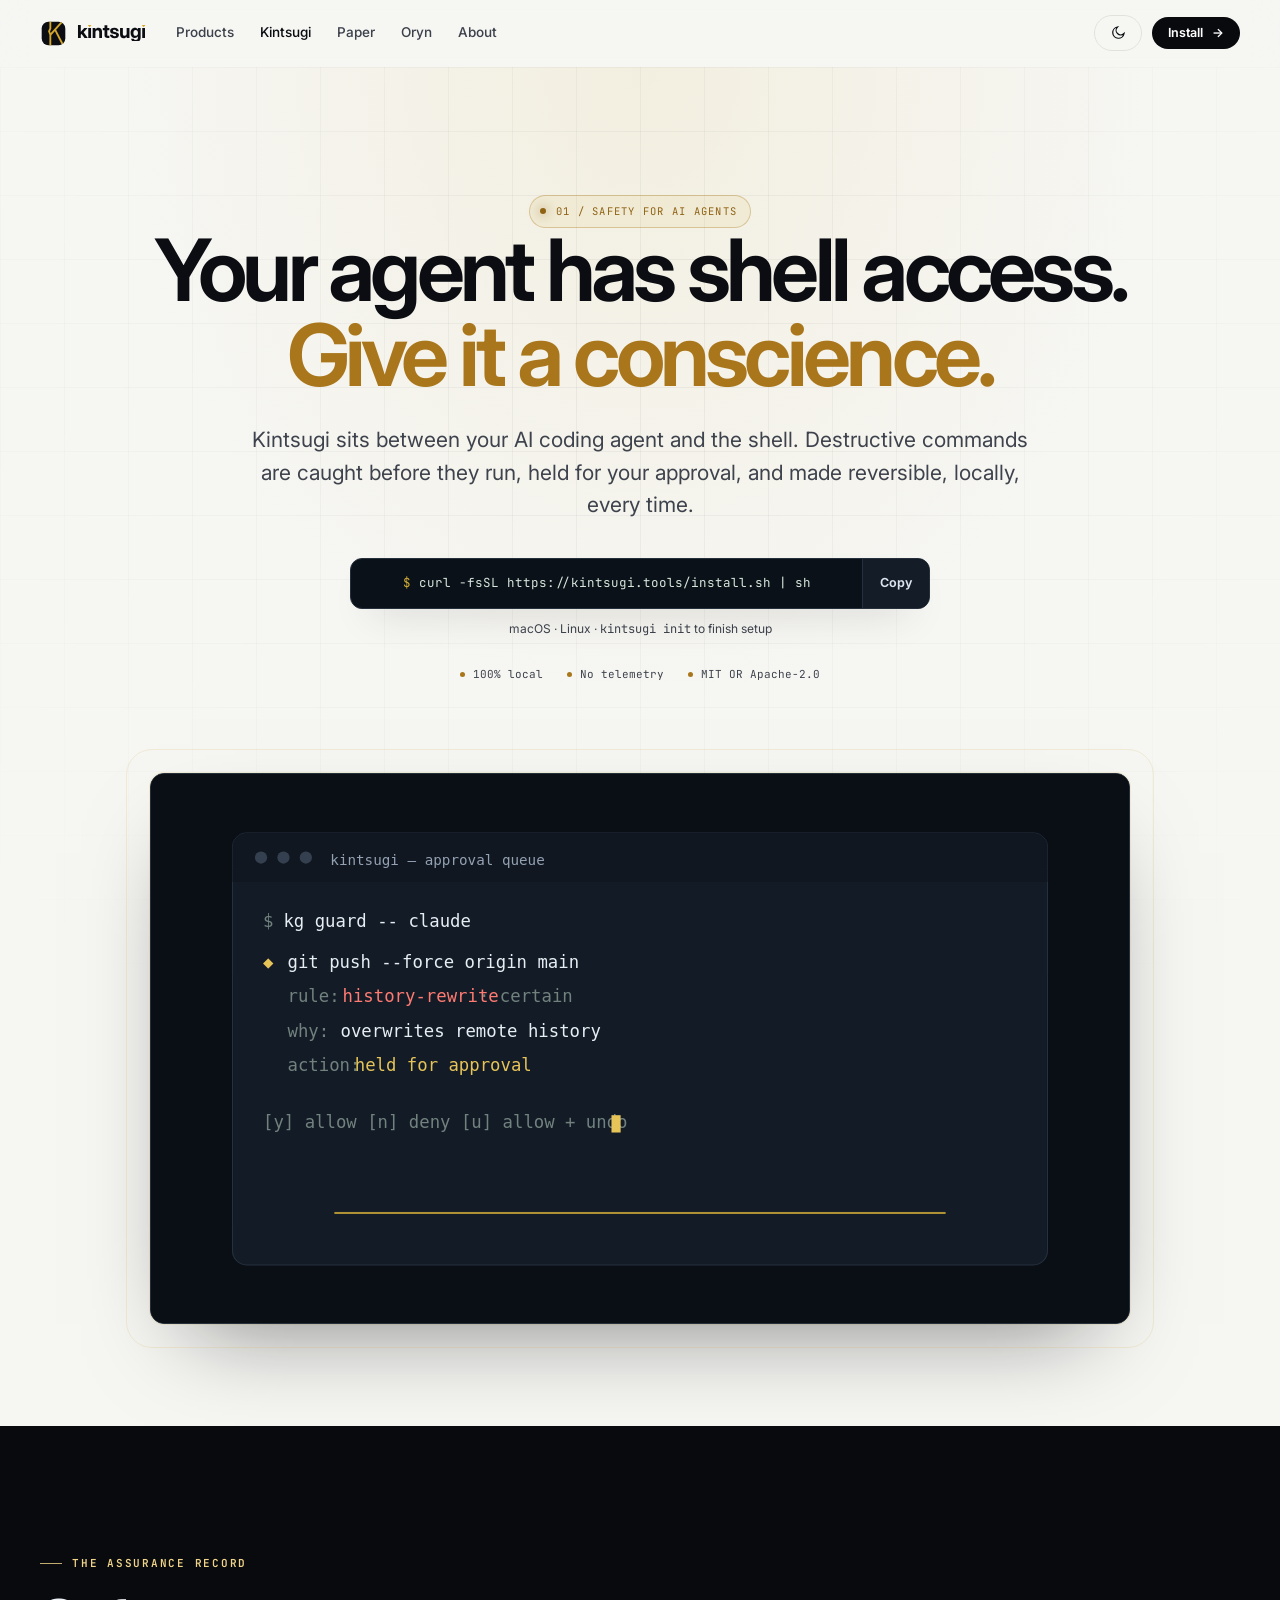
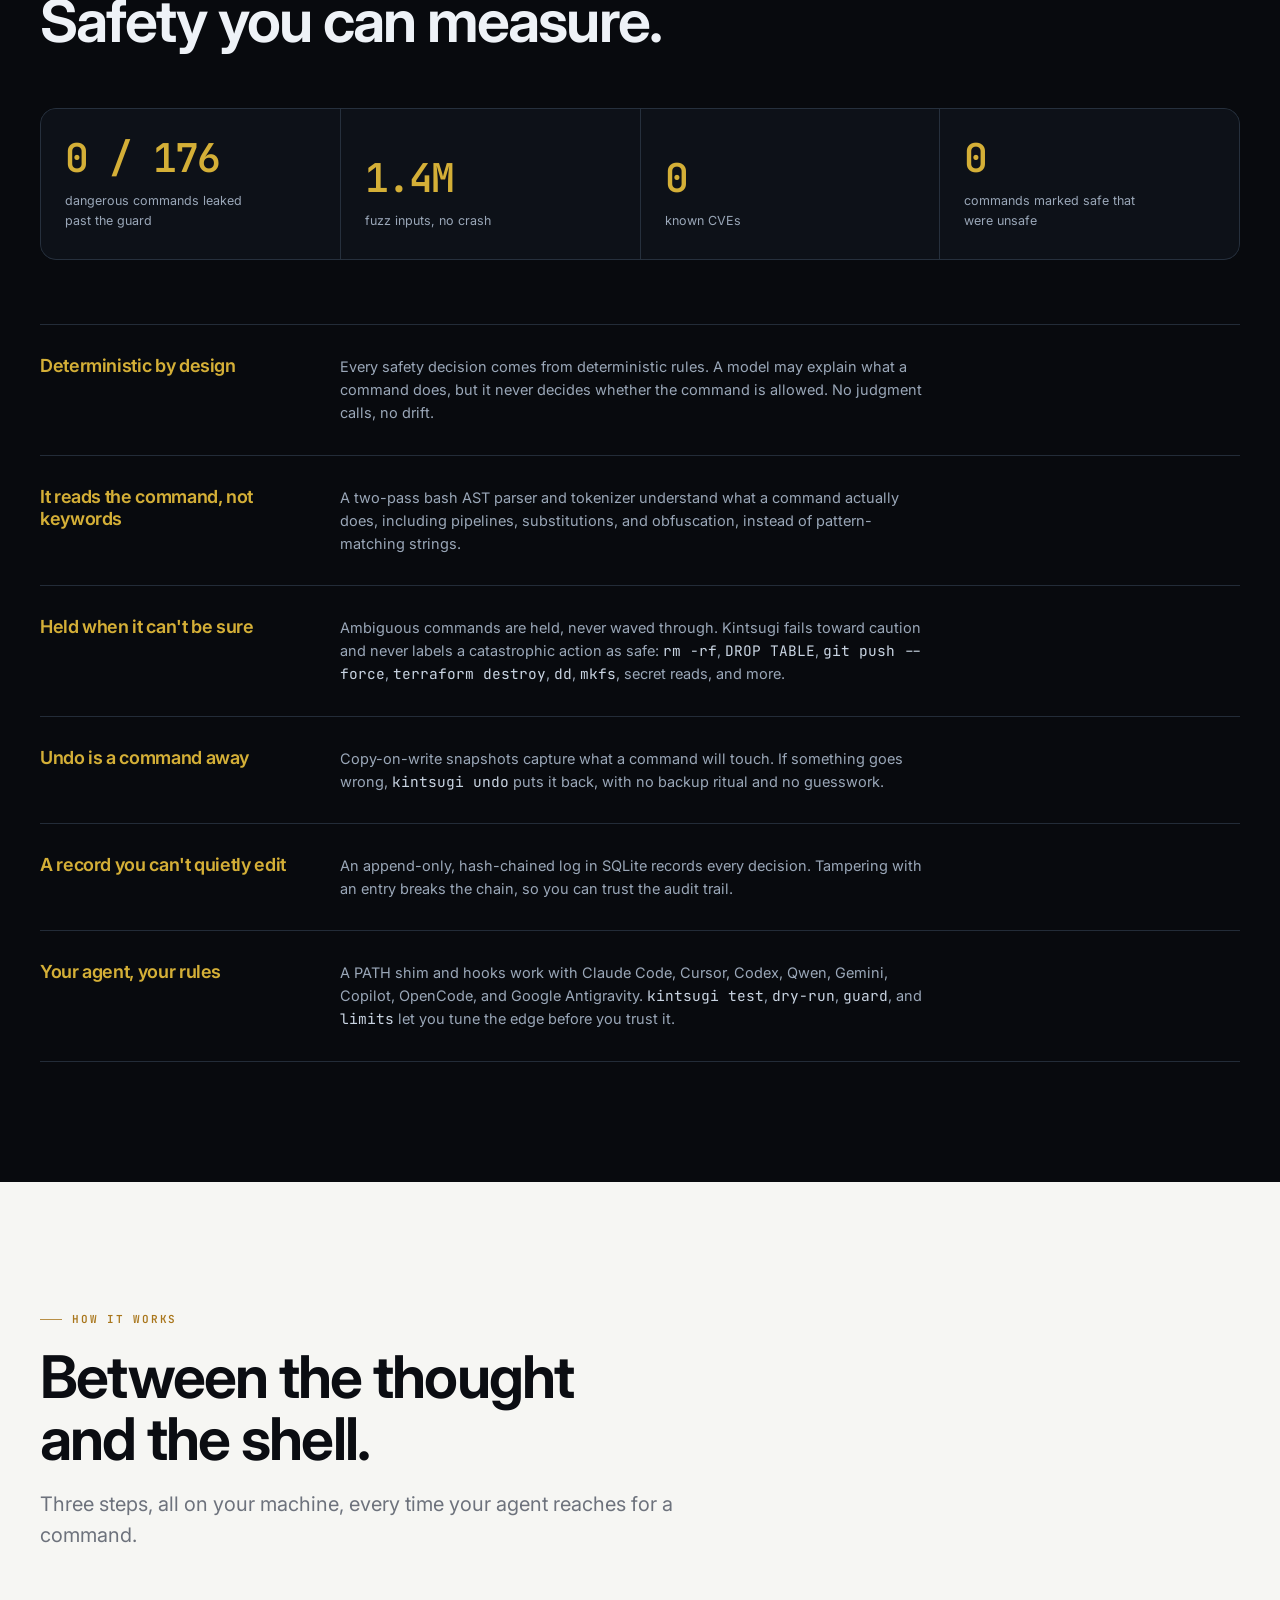
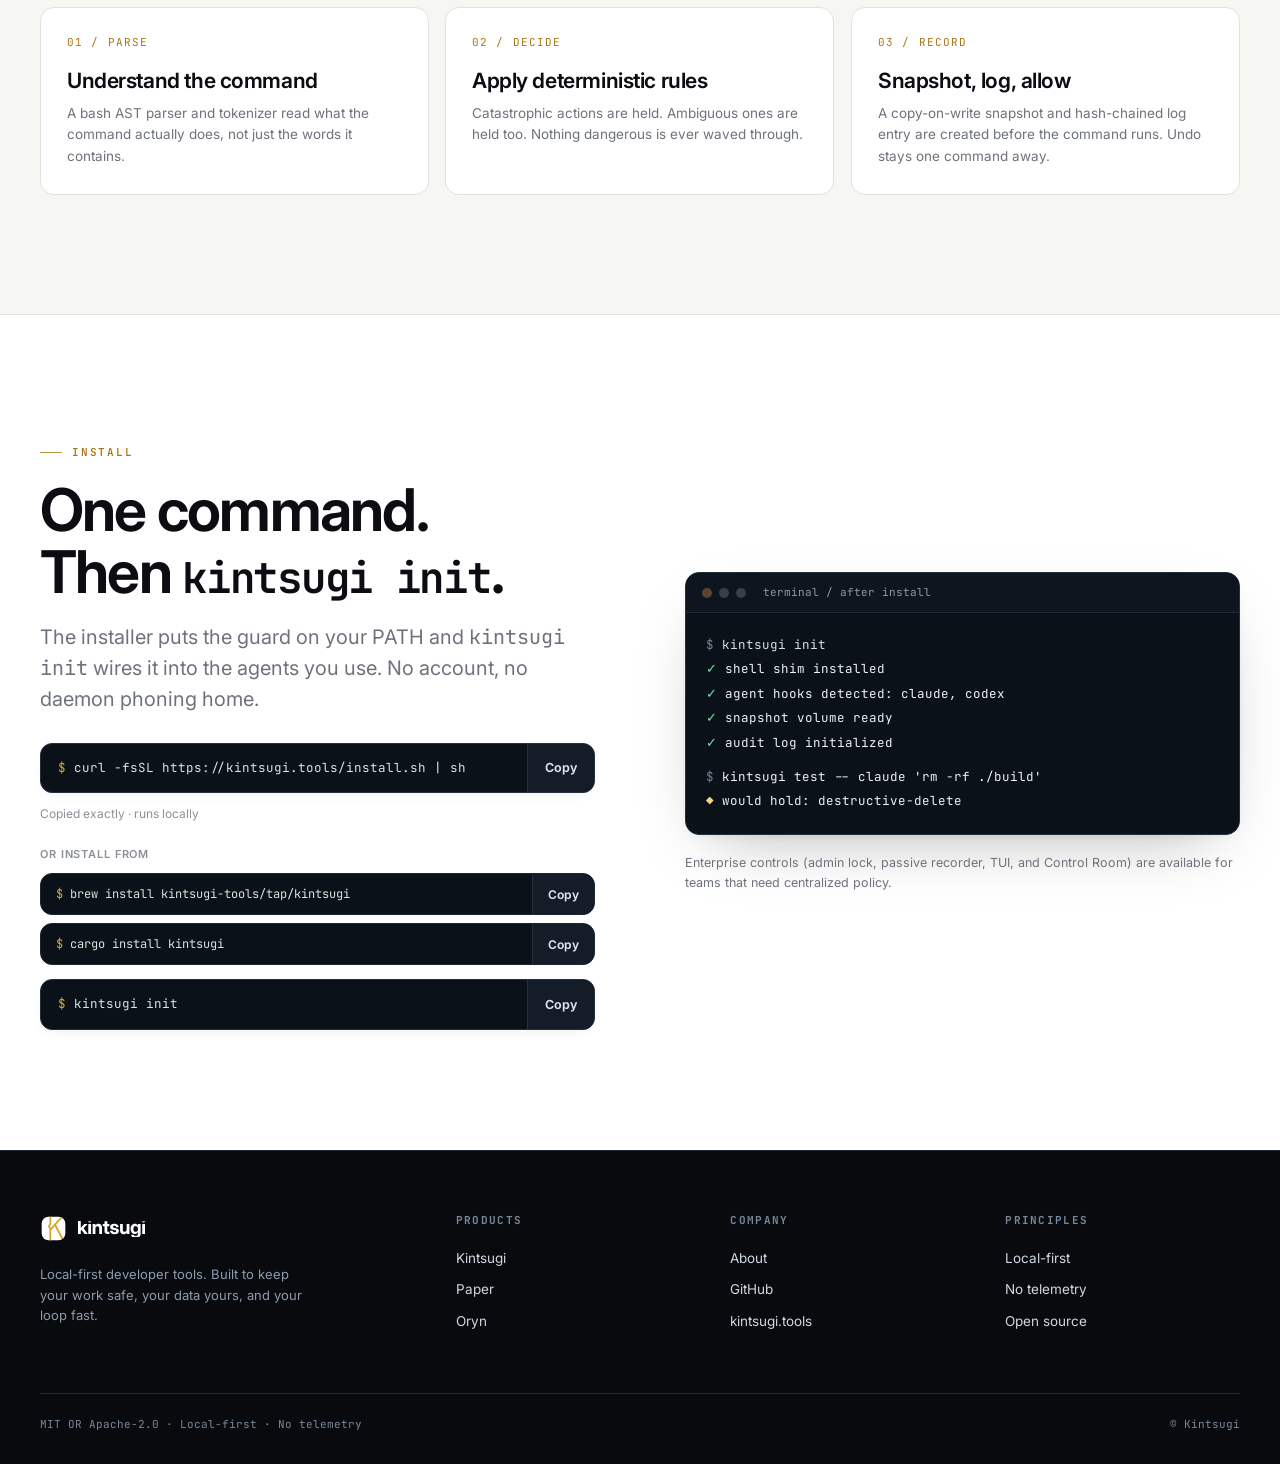
<file: site/kintsugi.html>
<!doctype html>
<html lang="en">
<head>
  <script>
    // Set the theme before first paint: no flash for dark-mode readers.
    try { if ((localStorage.getItem("kintsugi-theme") || (matchMedia("(prefers-color-scheme: dark)").matches ? "dark" : "")) === "dark") document.documentElement.setAttribute("data-theme", "dark"); } catch (e) {}
  </script>

  <meta charset="utf-8">
  <script>document.documentElement.classList.add('js');</script>
  <meta name="viewport" content="width=device-width, initial-scale=1">
  <title>Kintsugi | Safety for AI coding agents</title>
  <meta name="description" content="A deterministic safety layer between AI coding agents and your shell. Destructive commands are held, explained, and reversible with one command. 100% local.">
  <meta name="theme-color" content="#080a0e">
  <meta property="og:type" content="website">
  <meta property="og:title" content="Kintsugi | Safety for AI coding agents">
  <meta property="og:description" content="Warn before destructive commands. Undo in one command. Tamper-evident, hash-chained record. 100% local.">
  <meta property="og:url" content="https://kintsugi.tools/kintsugi.html">
  <meta property="og:image" content="https://kintsugi.tools/og.png">
  <meta property="og:image:width" content="1200">
  <meta property="og:image:height" content="630">
  <meta name="twitter:card" content="summary_large_image">
  <link rel="icon" href="/favicon.ico" sizes="48x48">
  <link rel="icon" href="/favicon.svg" type="image/svg+xml">
  <link rel="icon" href="/favicon-192.png" type="image/png" sizes="192x192">
  <link rel="apple-touch-icon" href="/apple-touch-icon.png">
  <link rel="preconnect" href="https://fonts.googleapis.com">
  <link rel="preconnect" href="https://fonts.gstatic.com" crossorigin>
  <link href="https://fonts.googleapis.com/css2?family=Inter:wght@400;500;600;650;700;750&family=JetBrains+Mono:wght@400;500;600&display=swap" rel="stylesheet">
  <link rel="stylesheet" href="site.css">
  <script defer src="site.js"></script>
  <!-- Analytics: the measurement ID is injected at deploy time; it is never
       committed. Nothing here renders as page text. -->
  <script async src="https://www.googletagmanager.com/gtag/js?id={G_ANALYTICS_TAG}"></script>
  <script>
    window.dataLayer = window.dataLayer || [];
    function gtag() { dataLayer.push(arguments); }
    gtag("js", new Date());
    gtag("config", "{G_ANALYTICS_TAG}");
  </script>
</head>
<body>
  <a class="skip" href="#main">Skip to content</a>
  <header class="site-header">
    <div class="container header-in">
      <a class="brand" href="index.html" aria-label="Kintsugi home">
        <svg class="brand-mark" viewBox="0 0 64 64" fill="none" aria-hidden="true"><defs><clipPath id="bm-h"><rect x="4" y="4" width="56" height="56" rx="16"/></clipPath></defs><rect x="4" y="4" width="56" height="56" rx="16" fill="currentColor"/><g clip-path="url(#bm-h)" stroke="#D4A62A" stroke-width="4.4" stroke-linejoin="miter"><path d="M24.5 -4 V20 L21.5 27 L24.5 35 V68"/><path d="M24.5 35 L57 -1"/><path d="M35.6 22.7 L58 66"/></g></svg>
        <svg class="brand-word" viewBox="0 0 276.1 64" role="img" aria-label="Kintsugi"><g transform="translate(0 52) scale(0.03787878787878788 -0.03787878787878788)"><g fill="currentColor"><path transform="translate(0.0 0)" d="M104 0H399V335L484 429L795 0H1140L705 598L1118 1056H772L402 652H399V1490H104Z"/><path transform="translate(1086.0 0)" d="M104 0H399V1056H104Z"/><path transform="translate(1548.1 0)" d="M399 587C399 751 484 824 606 824C729 824 800 749 800 607V0H1094V661C1094 928 949 1078 724 1078C572 1078 465 1010 394 890V1056H104V0H399Z"/><path transform="translate(2706.1 0)" d="M711 1056H495V1344H200V1056H18V825H200V280C200 88 307 0 539 0H711V231H598C518 231 495 254 495 326V825H711Z"/><path transform="translate(3420.2 0)" d="M543 -26C819 -26 1011 112 1011 323C1011 478 913 570 700 612L500 651C419 668 372 703 372 757C372 820 433 869 534 869C638 869 710 806 712 721H985C979 941 799 1078 526 1078C251 1078 78 946 78 746C78 582 187 478 392 438L577 402C663 385 714 352 714 296C714 231 647 185 538 185C423 185 355 240 344 332H54C72 105 269 -26 543 -26Z"/><path transform="translate(4444.2 0)" d="M475 -22C627 -22 734 46 805 166V0H1094V1056H800V469C800 305 715 232 593 232C470 232 399 307 399 449V1056H104V395C104 128 250 -22 475 -22Z"/><path transform="translate(5602.2 0)" d="M603 -432C909 -432 1119 -294 1119 41V1056H828V903H827C760 1020 650 1078 513 1078C243 1078 58 853 58 536C58 221 239 -1 515 -1C653 -1 764 55 827 179H828V17C828 -135 747 -215 603 -215C493 -215 415 -170 394 -90H110C140 -295 303 -432 603 -432ZM591 235C448 235 355 346 355 540C355 734 448 844 591 844C740 844 839 724 839 540C839 355 740 235 591 235Z"/><path transform="translate(6785.3 0)" d="M104 0H399V1056H104Z"/></g><g fill="#D4A62A"><path d="M1338 1141 L1514 1356 L1338 1571 L1161 1356 Z"/><path d="M7037 1141 L7213 1356 L7037 1571 L6860 1356 Z"/></g></g></svg>
      </a>
      <nav class="nav-links" id="site-nav" aria-label="Main navigation">
        <a href="index.html#products">Products</a>
        <a href="kintsugi.html" aria-current="page">Kintsugi</a>
        <a href="paperscope.html">Paper</a>
        <a href="oryn.html">Oryn</a>
        <a href="about.html">About</a>
        <a class="nav-cta" href="#install">Install</a>
      </nav>
      <div class="header-right">
        <button class="btn btn-ghost btn-sm" data-theme-toggle aria-label="Switch to dark theme" title="Toggle theme">
          <svg class="icon" viewBox="0 0 24 24" fill="none" stroke="currentColor" stroke-width="1.8" stroke-linecap="round" aria-hidden="true"><path d="M21 12.8A8.5 8.5 0 1 1 11.2 3a6.7 6.7 0 0 0 9.8 9.8Z"/></svg>
        </button>
        <button class="btn btn-ghost btn-sm nav-toggle" type="button" aria-controls="site-nav" aria-expanded="false" aria-label="Open menu">
          <svg class="icon" viewBox="0 0 24 24" fill="none" stroke="currentColor" stroke-width="1.8" stroke-linecap="round" aria-hidden="true"><path class="l1" d="M4 7h16"/><path class="l2" d="M4 12h16"/><path class="l3" d="M4 17h16"/></svg>
        </button>
        <a class="btn btn-dark btn-sm" href="#install">Install <span class="arrow" aria-hidden="true">→</span></a>
      </div>
    </div>
  </header>

  <main id="main">

    <!-- HERO -->
    <section class="phero">
      <div class="container phero-in">
        <span class="hero-kicker"><i></i> 01 / Safety for AI agents</span>
        <h1 class="reveal reveal-up">Your agent has shell access. <br><span class="gold">Give it a conscience.</span></h1>
        <p class="lead reveal reveal-up" data-delay="80">Kintsugi sits between your AI coding agent and the shell. Destructive commands are caught before they run, held for your approval, and made reversible, locally, every time.</p>
        <div class="phero-cmd reveal reveal-up" data-delay="140">
          <div class="cmd">
            <code><span class="prompt">$ </span>curl -fsSL https://kintsugi.tools/install.sh | sh</code>
            <button type="button" data-copy="curl -fsSL https://kintsugi.tools/install.sh | sh" aria-label="Copy install command">Copy</button>
          </div>
        </div>
        <p class="cmd-caption center">macOS · Linux · <span class="mono">kintsugi init</span> to finish setup</p>
        <div class="phero-trust"><span>100% local</span><span>No telemetry</span><span>MIT OR Apache-2.0</span></div>

        <div class="phero-stage reveal reveal-scale" data-delay="180">
          <video class="clip" data-src="assets/kintsugi-approval.mp4" poster="assets/poster-kintsugi.svg" muted loop playsinline preload="none" aria-label="Kintsugi approval queue clip"></video>
          <img class="clip-poster" src="assets/poster-kintsugi.svg" alt="Kintsugi holding a destructive command for approval">
        </div>
      </div>
    </section>

    <!-- PROOF -->
    <section class="section dark-section">
      <div class="container">
        <div class="section-head reveal">
          <span class="eyebrow on-dark">The assurance record</span>
          <h2>Safety you can measure.</h2>
        </div>

        <div class="metrics reveal" data-delay="80">
          <div class="metric"><div class="metric-n">0 / 176</div><div class="metric-l">dangerous commands leaked past the guard</div></div>
          <div class="metric"><div class="metric-n" data-count="1.4" data-suffix="M">1.4M</div><div class="metric-l">fuzz inputs, no crash</div></div>
          <div class="metric"><div class="metric-n" data-count="0">0</div><div class="metric-l">known CVEs</div></div>
          <div class="metric"><div class="metric-n" data-count="0">0</div><div class="metric-l">commands marked safe that were unsafe</div></div>
        </div>

        <div class="feature-rows">
          <div class="feature-row reveal"><h3>Deterministic by design</h3><p>Every safety decision comes from deterministic rules. A model may explain what a command does, but it never decides whether the command is allowed. No judgment calls, no drift.</p></div>
          <div class="feature-row reveal"><h3>It reads the command, not keywords</h3><p>A two-pass bash AST parser and tokenizer understand what a command actually does, including pipelines, substitutions, and obfuscation, instead of pattern-matching strings.</p></div>
          <div class="feature-row reveal"><h3>Held when it can't be sure</h3><p>Ambiguous commands are held, never waved through. Kintsugi fails toward caution and never labels a catastrophic action as safe: <span class="mono">rm -rf</span>, <span class="mono">DROP TABLE</span>, <span class="mono">git push --force</span>, <span class="mono">terraform destroy</span>, <span class="mono">dd</span>, <span class="mono">mkfs</span>, secret reads, and more.</p></div>
          <div class="feature-row reveal"><h3>Undo is a command away</h3><p>Copy-on-write snapshots capture what a command will touch. If something goes wrong, <span class="mono">kintsugi undo</span> puts it back, with no backup ritual and no guesswork.</p></div>
          <div class="feature-row reveal"><h3>A record you can't quietly edit</h3><p>An append-only, hash-chained log in SQLite records every decision. Tampering with an entry breaks the chain, so you can trust the audit trail.</p></div>
          <div class="feature-row reveal"><h3>Your agent, your rules</h3><p>A PATH shim and hooks work with Claude Code, Cursor, Codex, Qwen, Gemini, Copilot, OpenCode, and Google Antigravity. <span class="mono">kintsugi test</span>, <span class="mono">dry-run</span>, <span class="mono">guard</span>, and <span class="mono">limits</span> let you tune the edge before you trust it.</p></div>
        </div>
      </div>
    </section>

    <!-- HOW IT WORKS -->
    <section class="section">
      <div class="container">
        <div class="section-head reveal">
          <span class="eyebrow">How it works</span>
          <h2>Between the thought and the shell.</h2>
          <p class="lead">Three steps, all on your machine, every time your agent reaches for a command.</p>
        </div>
        <div class="pfeatures">
          <div class="pfeature reveal reveal-up"><div class="num">01 / PARSE</div><h3>Understand the command</h3><p>A bash AST parser and tokenizer read what the command actually does, not just the words it contains.</p></div>
          <div class="pfeature reveal reveal-up" data-delay="80"><div class="num">02 / DECIDE</div><h3>Apply deterministic rules</h3><p>Catastrophic actions are held. Ambiguous ones are held too. Nothing dangerous is ever waved through.</p></div>
          <div class="pfeature reveal reveal-up" data-delay="160"><div class="num">03 / RECORD</div><h3>Snapshot, log, allow</h3><p>A copy-on-write snapshot and hash-chained log entry are created before the command runs. Undo stays one command away.</p></div>
        </div>
      </div>
    </section>

    <!-- INSTALL -->
    <section class="section" id="install" style="background:var(--surface); border-top:1px solid var(--border);">
      <div class="container install-band">
        <div class="reveal">
          <span class="eyebrow">Install</span>
          <h2 style="margin-top:18px;">One command. Then <span class="mono" style="font-size:0.72em;letter-spacing:-0.03em;">kintsugi init</span>.</h2>
          <p class="lead" style="margin-top:20px;">The installer puts the guard on your PATH and <span class="mono">kintsugi init</span> wires it into the agents you use. No account, no daemon phoning home.</p>
          <div style="margin-top:28px;">
            <div class="cmd">
              <code><span class="prompt">$ </span>curl -fsSL https://kintsugi.tools/install.sh | sh</code>
              <button type="button" data-copy="curl -fsSL https://kintsugi.tools/install.sh | sh" aria-label="Copy install command">Copy</button>
            </div>
            <p class="cmd-caption">Copied exactly · runs locally</p>
            <p class="cmd-alt-label">or install from</p>
            <div class="cmd-alt">
              <div class="cmd">
                <code><span class="prompt">$ </span>brew install kintsugi-tools/tap/kintsugi</code>
                <button type="button" data-copy="brew install kintsugi-tools/tap/kintsugi" aria-label="Copy the Homebrew install command">Copy</button>
              </div>
              <div class="cmd">
                <code><span class="prompt">$ </span>cargo install kintsugi</code>
                <button type="button" data-copy="cargo install kintsugi" aria-label="Copy the cargo install command">Copy</button>
              </div>
            </div>
          </div>
          <div style="margin-top:14px;">
            <div class="cmd">
              <code><span class="prompt">$ </span>kintsugi init</code>
              <button type="button" data-copy="kintsugi init" aria-label="Copy init command">Copy</button>
            </div>
          </div>
        </div>
        <div class="reveal reveal-scale" data-delay="100">
          <div class="term">
            <div class="term-bar"><i class="term-dot"></i><i class="term-dot"></i><i class="term-dot"></i><span class="term-title">terminal / after install</span></div>
            <div class="term-body">
<div><span class="c-dim">$</span> kintsugi init</div>
<div><span class="c-green">✓</span> <span class="c-fg">shell shim installed</span></div>
<div><span class="c-green">✓</span> <span class="c-fg">agent hooks detected: claude, codex</span></div>
<div><span class="c-green">✓</span> <span class="c-fg">snapshot volume ready</span></div>
<div><span class="c-green">✓</span> <span class="c-fg">audit log initialized</span></div>
<div style="margin-top:10px;"><span class="c-dim">$</span> <span class="c-fg">kintsugi test -- claude 'rm -rf ./build'</span></div>
<div><span class="c-gold">◆</span> <span class="c-fg">would hold: destructive-delete</span></div>
            </div>
          </div>
          <p class="install-note">Enterprise controls (admin lock, passive recorder, TUI, and Control Room) are available for teams that need centralized policy.</p>
        </div>
      </div>
    </section>

  </main>

  <footer class="site-footer">
    <div class="container">
      <div class="footer-grid">
        <div class="footer-brand">
          <a class="brand" href="index.html"><svg class="brand-mark" viewBox="0 0 64 64" fill="none" aria-hidden="true"><defs><clipPath id="bm-f"><rect x="4" y="4" width="56" height="56" rx="16"/></clipPath></defs><rect x="4" y="4" width="56" height="56" rx="16" fill="currentColor"/><g clip-path="url(#bm-f)" stroke="#D4A62A" stroke-width="4.4" stroke-linejoin="miter"><path d="M24.5 -4 V20 L21.5 27 L24.5 35 V68"/><path d="M24.5 35 L57 -1"/><path d="M35.6 22.7 L58 66"/></g></svg>
        <svg class="brand-word" viewBox="0 0 276.1 64" role="img" aria-label="Kintsugi"><g transform="translate(0 52) scale(0.03787878787878788 -0.03787878787878788)"><g fill="currentColor"><path transform="translate(0.0 0)" d="M104 0H399V335L484 429L795 0H1140L705 598L1118 1056H772L402 652H399V1490H104Z"/><path transform="translate(1086.0 0)" d="M104 0H399V1056H104Z"/><path transform="translate(1548.1 0)" d="M399 587C399 751 484 824 606 824C729 824 800 749 800 607V0H1094V661C1094 928 949 1078 724 1078C572 1078 465 1010 394 890V1056H104V0H399Z"/><path transform="translate(2706.1 0)" d="M711 1056H495V1344H200V1056H18V825H200V280C200 88 307 0 539 0H711V231H598C518 231 495 254 495 326V825H711Z"/><path transform="translate(3420.2 0)" d="M543 -26C819 -26 1011 112 1011 323C1011 478 913 570 700 612L500 651C419 668 372 703 372 757C372 820 433 869 534 869C638 869 710 806 712 721H985C979 941 799 1078 526 1078C251 1078 78 946 78 746C78 582 187 478 392 438L577 402C663 385 714 352 714 296C714 231 647 185 538 185C423 185 355 240 344 332H54C72 105 269 -26 543 -26Z"/><path transform="translate(4444.2 0)" d="M475 -22C627 -22 734 46 805 166V0H1094V1056H800V469C800 305 715 232 593 232C470 232 399 307 399 449V1056H104V395C104 128 250 -22 475 -22Z"/><path transform="translate(5602.2 0)" d="M603 -432C909 -432 1119 -294 1119 41V1056H828V903H827C760 1020 650 1078 513 1078C243 1078 58 853 58 536C58 221 239 -1 515 -1C653 -1 764 55 827 179H828V17C828 -135 747 -215 603 -215C493 -215 415 -170 394 -90H110C140 -295 303 -432 603 -432ZM591 235C448 235 355 346 355 540C355 734 448 844 591 844C740 844 839 724 839 540C839 355 740 235 591 235Z"/><path transform="translate(6785.3 0)" d="M104 0H399V1056H104Z"/></g><g fill="#D4A62A"><path d="M1338 1141 L1514 1356 L1338 1571 L1161 1356 Z"/><path d="M7037 1141 L7213 1356 L7037 1571 L6860 1356 Z"/></g></g></svg></a>
          <p>Local-first developer tools. Built to keep your work safe, your data yours, and your loop fast.</p>
        </div>
        <div class="footer-col"><h4>Products</h4><a href="kintsugi.html">Kintsugi</a><a href="paperscope.html">Paper</a><a href="oryn.html">Oryn</a></div>
        <div class="footer-col"><h4>Company</h4><a href="about.html">About</a><a href="https://github.com/kintsugi-tools" rel="noopener">GitHub</a><a href="https://kintsugi.tools">kintsugi.tools</a></div>
        <div class="footer-col"><h4>Principles</h4><a href="index.html#why-local-first">Local-first</a><a href="index.html">No telemetry</a><a href="about.html">Open source</a></div>
      </div>
      <div class="footer-bottom"><span>MIT OR Apache-2.0 · Local-first · No telemetry</span><span>© Kintsugi</span></div>
    </div>
  </footer>
</body>
</html>
</file>
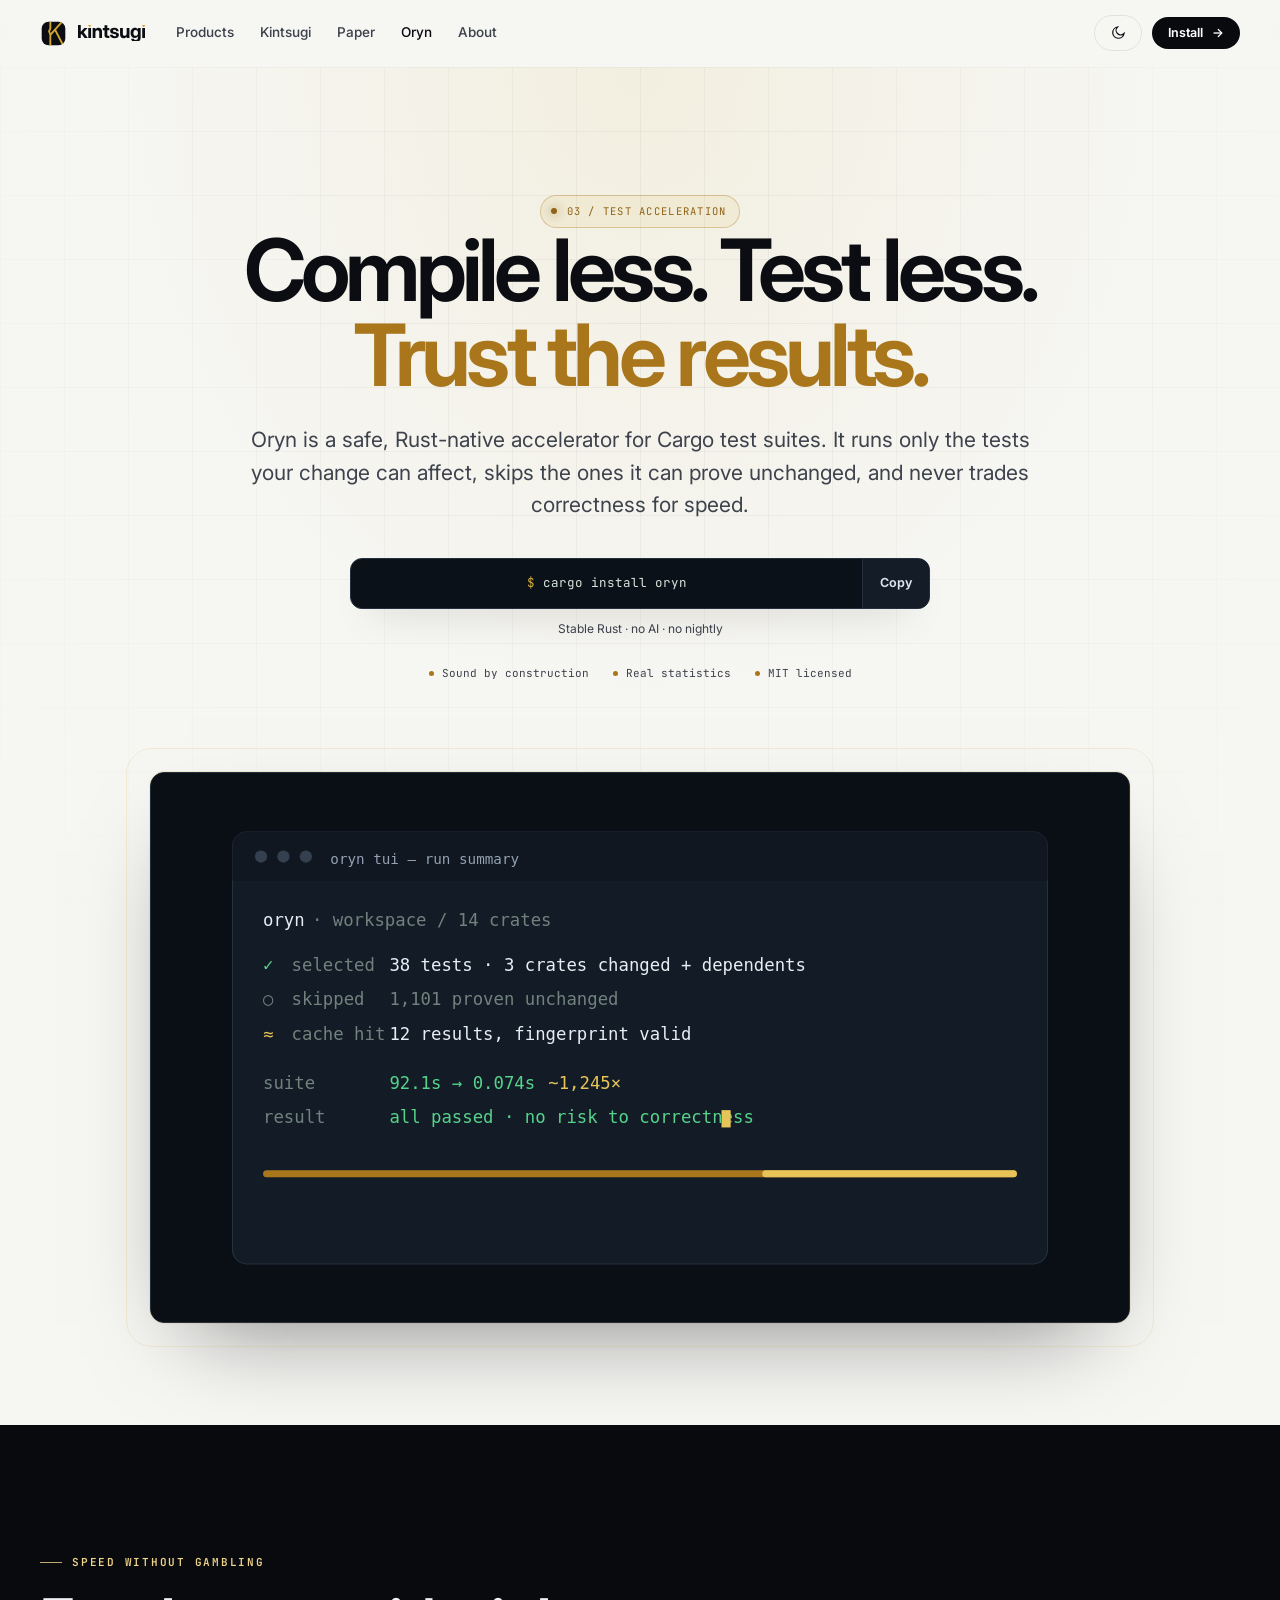
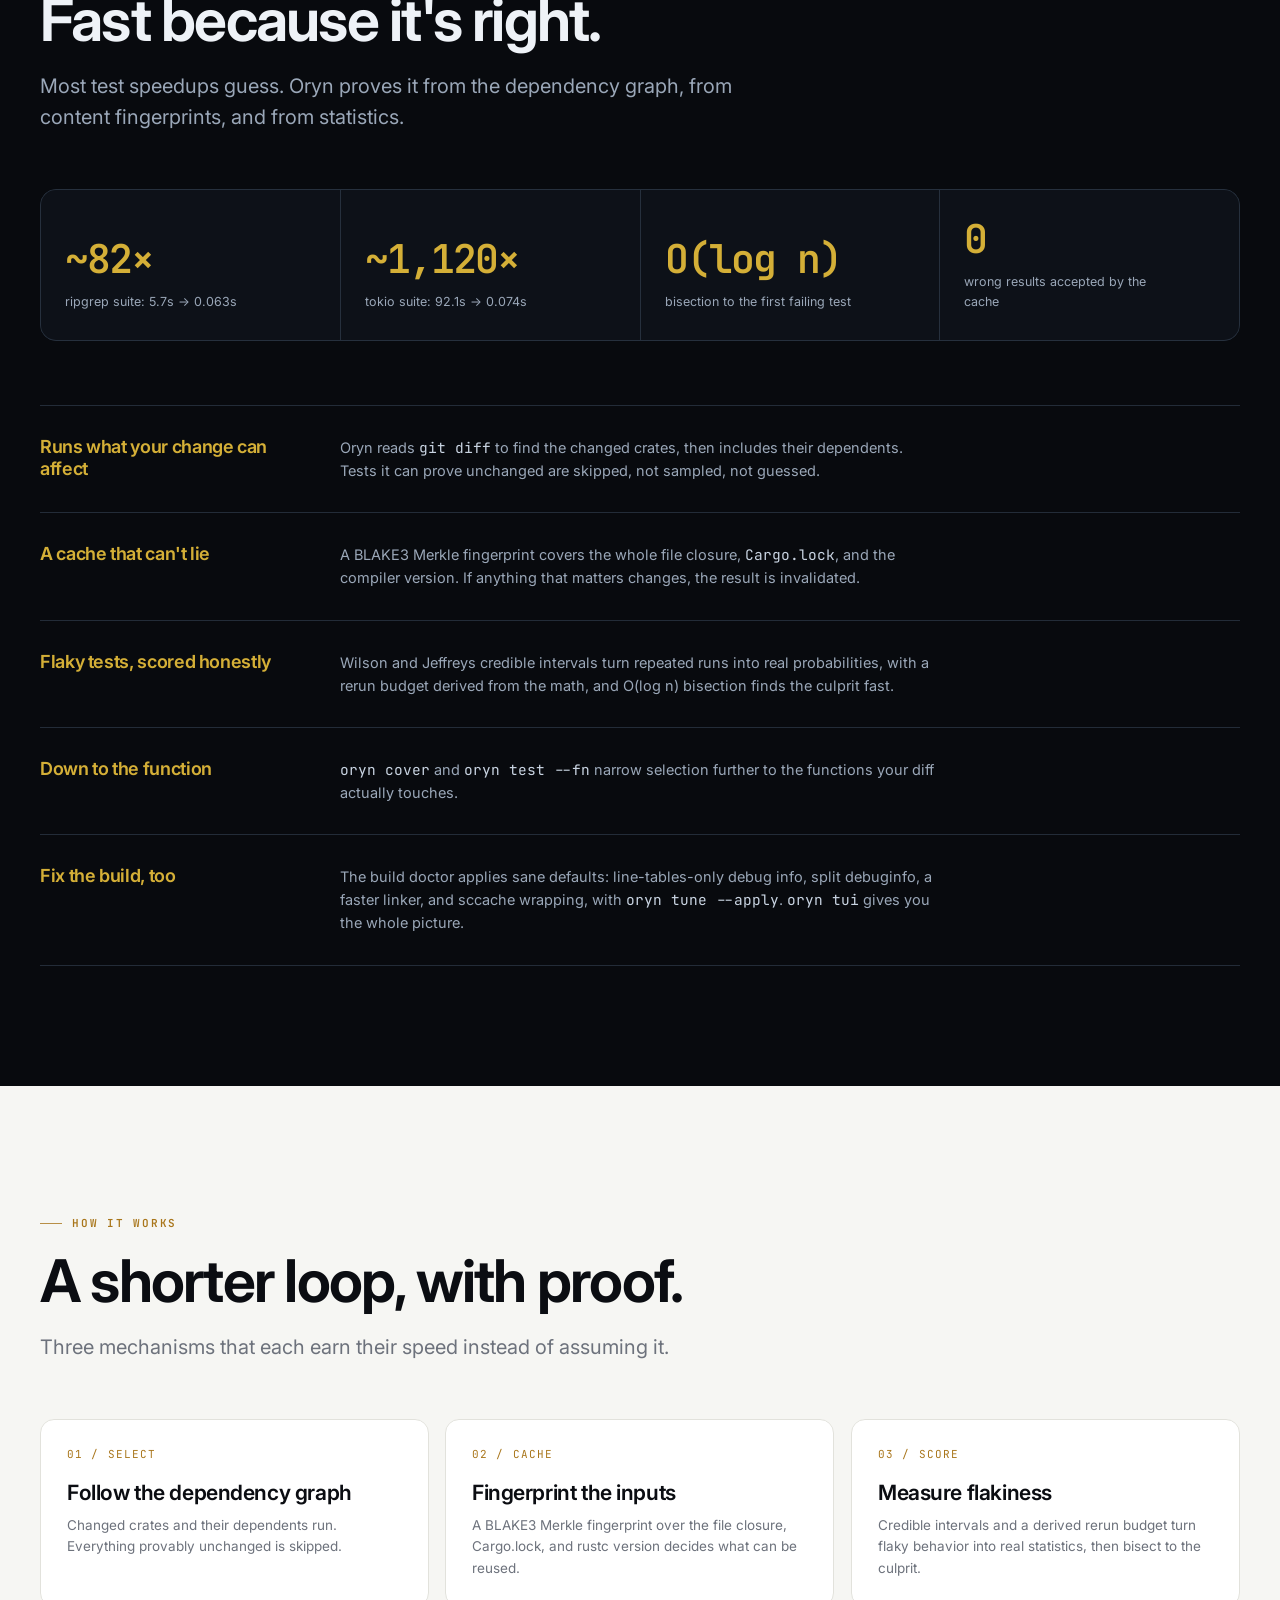
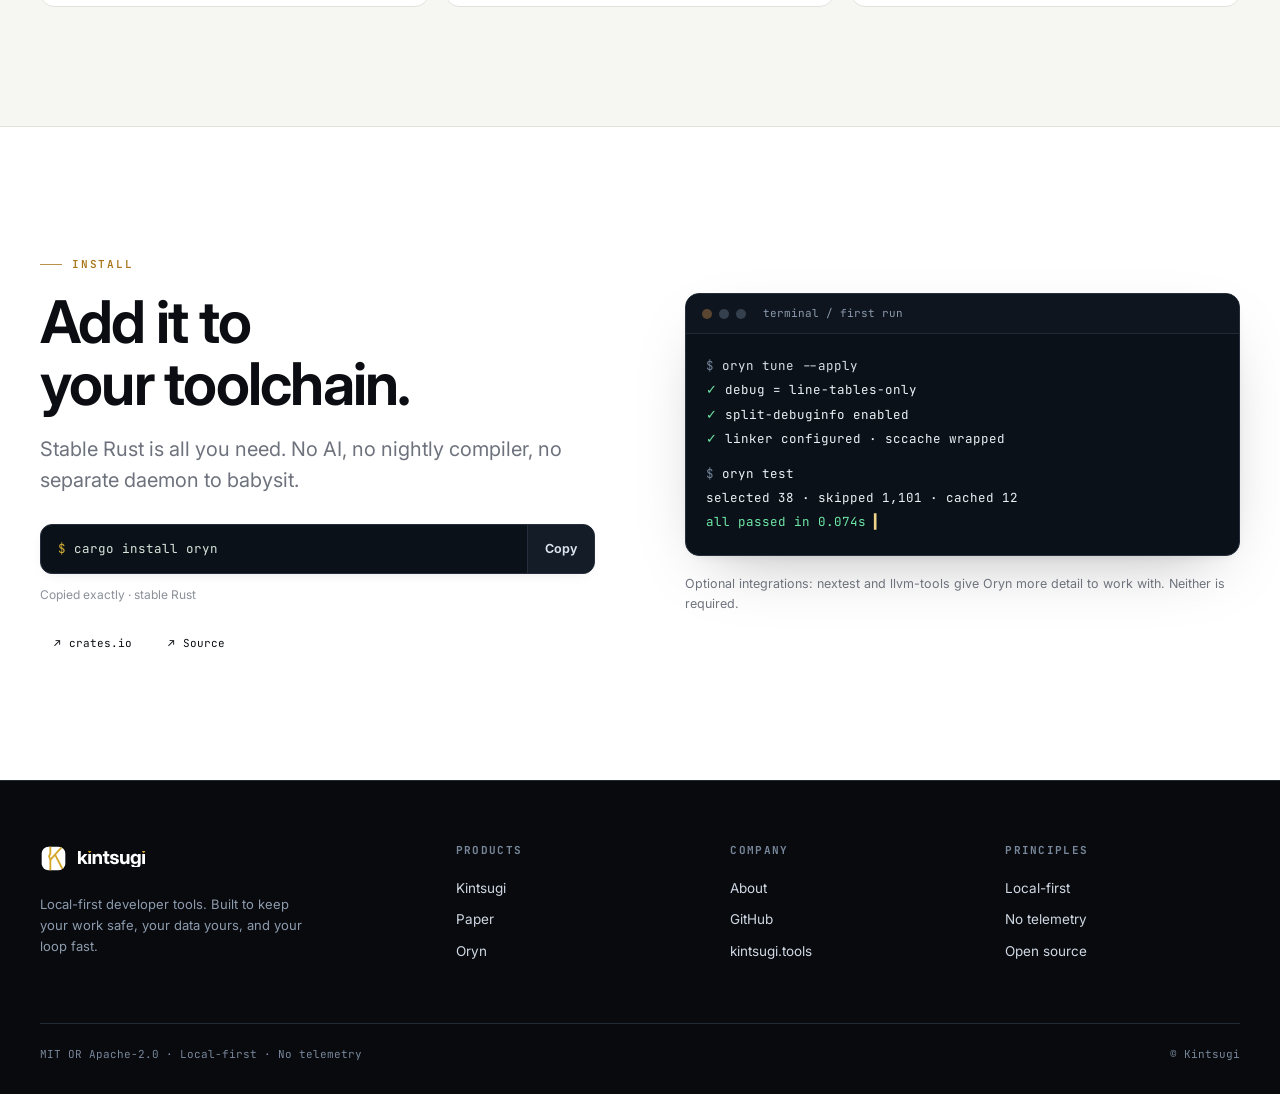
<file: site/oryn.html>
<!doctype html>
<html lang="en">
<head>
  <script>
    // Set the theme before first paint: no flash for dark-mode readers.
    try { if ((localStorage.getItem("kintsugi-theme") || (matchMedia("(prefers-color-scheme: dark)").matches ? "dark" : "")) === "dark") document.documentElement.setAttribute("data-theme", "dark"); } catch (e) {}
  </script>

  <meta charset="utf-8">
  <script>document.documentElement.classList.add('js');</script>
  <meta name="viewport" content="width=device-width, initial-scale=1">
  <title>Oryn | Safe, Rust-native Cargo test acceleration</title>
  <meta name="description" content="Compile less, test less, trust the results. Oryn runs only the Cargo tests your change can affect, caches results soundly, and scores flaky tests with real statistics. No AI, no nightly.">
  <meta name="theme-color" content="#080a0e">
  <meta property="og:type" content="website">
  <meta property="og:title" content="Oryn | Safe Cargo test acceleration">
  <meta property="og:description" content="Runs only the tests your change can affect, skips the ones it can prove unchanged, and never risks a wrong result.">
  <meta property="og:url" content="https://kintsugi.tools/oryn.html">
  <meta property="og:image" content="https://kintsugi.tools/og.png">
  <meta property="og:image:width" content="1200">
  <meta property="og:image:height" content="630">
  <meta name="twitter:card" content="summary_large_image">
  <link rel="icon" href="/favicon.ico" sizes="48x48">
  <link rel="icon" href="/favicon.svg" type="image/svg+xml">
  <link rel="icon" href="/favicon-192.png" type="image/png" sizes="192x192">
  <link rel="apple-touch-icon" href="/apple-touch-icon.png">
  <link rel="preconnect" href="https://fonts.googleapis.com">
  <link rel="preconnect" href="https://fonts.gstatic.com" crossorigin>
  <link href="https://fonts.googleapis.com/css2?family=Inter:wght@400;500;600;650;700;750&family=JetBrains+Mono:wght@400;500;600&display=swap" rel="stylesheet">
  <link rel="stylesheet" href="site.css">
  <script defer src="site.js"></script>
  <!-- Analytics: the measurement ID is injected at deploy time; it is never
       committed. Nothing here renders as page text. -->
  <script async src="https://www.googletagmanager.com/gtag/js?id={G_ANALYTICS_TAG}"></script>
  <script>
    window.dataLayer = window.dataLayer || [];
    function gtag() { dataLayer.push(arguments); }
    gtag("js", new Date());
    gtag("config", "{G_ANALYTICS_TAG}");
  </script>
</head>
<body>
  <a class="skip" href="#main">Skip to content</a>
  <header class="site-header">
    <div class="container header-in">
      <a class="brand" href="index.html" aria-label="Kintsugi home">
        <svg class="brand-mark" viewBox="0 0 64 64" fill="none" aria-hidden="true"><defs><clipPath id="bm-h"><rect x="4" y="4" width="56" height="56" rx="16"/></clipPath></defs><rect x="4" y="4" width="56" height="56" rx="16" fill="currentColor"/><g clip-path="url(#bm-h)" stroke="#D4A62A" stroke-width="4.4" stroke-linejoin="miter"><path d="M24.5 -4 V20 L21.5 27 L24.5 35 V68"/><path d="M24.5 35 L57 -1"/><path d="M35.6 22.7 L58 66"/></g></svg>
        <svg class="brand-word" viewBox="0 0 276.1 64" role="img" aria-label="Kintsugi"><g transform="translate(0 52) scale(0.03787878787878788 -0.03787878787878788)"><g fill="currentColor"><path transform="translate(0.0 0)" d="M104 0H399V335L484 429L795 0H1140L705 598L1118 1056H772L402 652H399V1490H104Z"/><path transform="translate(1086.0 0)" d="M104 0H399V1056H104Z"/><path transform="translate(1548.1 0)" d="M399 587C399 751 484 824 606 824C729 824 800 749 800 607V0H1094V661C1094 928 949 1078 724 1078C572 1078 465 1010 394 890V1056H104V0H399Z"/><path transform="translate(2706.1 0)" d="M711 1056H495V1344H200V1056H18V825H200V280C200 88 307 0 539 0H711V231H598C518 231 495 254 495 326V825H711Z"/><path transform="translate(3420.2 0)" d="M543 -26C819 -26 1011 112 1011 323C1011 478 913 570 700 612L500 651C419 668 372 703 372 757C372 820 433 869 534 869C638 869 710 806 712 721H985C979 941 799 1078 526 1078C251 1078 78 946 78 746C78 582 187 478 392 438L577 402C663 385 714 352 714 296C714 231 647 185 538 185C423 185 355 240 344 332H54C72 105 269 -26 543 -26Z"/><path transform="translate(4444.2 0)" d="M475 -22C627 -22 734 46 805 166V0H1094V1056H800V469C800 305 715 232 593 232C470 232 399 307 399 449V1056H104V395C104 128 250 -22 475 -22Z"/><path transform="translate(5602.2 0)" d="M603 -432C909 -432 1119 -294 1119 41V1056H828V903H827C760 1020 650 1078 513 1078C243 1078 58 853 58 536C58 221 239 -1 515 -1C653 -1 764 55 827 179H828V17C828 -135 747 -215 603 -215C493 -215 415 -170 394 -90H110C140 -295 303 -432 603 -432ZM591 235C448 235 355 346 355 540C355 734 448 844 591 844C740 844 839 724 839 540C839 355 740 235 591 235Z"/><path transform="translate(6785.3 0)" d="M104 0H399V1056H104Z"/></g><g fill="#D4A62A"><path d="M1338 1141 L1514 1356 L1338 1571 L1161 1356 Z"/><path d="M7037 1141 L7213 1356 L7037 1571 L6860 1356 Z"/></g></g></svg>
      </a>
      <nav class="nav-links" id="site-nav" aria-label="Main navigation">
        <a href="index.html#products">Products</a>
        <a href="kintsugi.html">Kintsugi</a>
        <a href="paperscope.html">Paper</a>
        <a href="oryn.html" aria-current="page">Oryn</a>
        <a href="about.html">About</a>
        <a class="nav-cta" href="#install">Install</a>
      </nav>
      <div class="header-right">
        <button class="btn btn-ghost btn-sm" data-theme-toggle aria-label="Switch to dark theme" title="Toggle theme">
          <svg class="icon" viewBox="0 0 24 24" fill="none" stroke="currentColor" stroke-width="1.8" stroke-linecap="round" aria-hidden="true"><path d="M21 12.8A8.5 8.5 0 1 1 11.2 3a6.7 6.7 0 0 0 9.8 9.8Z"/></svg>
        </button>
        <button class="btn btn-ghost btn-sm nav-toggle" type="button" aria-controls="site-nav" aria-expanded="false" aria-label="Open menu">
          <svg class="icon" viewBox="0 0 24 24" fill="none" stroke="currentColor" stroke-width="1.8" stroke-linecap="round" aria-hidden="true"><path class="l1" d="M4 7h16"/><path class="l2" d="M4 12h16"/><path class="l3" d="M4 17h16"/></svg>
        </button>
        <a class="btn btn-dark btn-sm" href="#install">Install <span class="arrow" aria-hidden="true">→</span></a>
      </div>
    </div>
  </header>

  <main id="main">

    <!-- HERO -->
    <section class="phero">
      <div class="container phero-in">
        <span class="hero-kicker"><i></i> 03 / Test acceleration</span>
        <h1 class="reveal reveal-up">Compile less. Test less. <br><span class="gold">Trust the results.</span></h1>
        <p class="lead reveal reveal-up" data-delay="80">Oryn is a safe, Rust-native accelerator for Cargo test suites. It runs only the tests your change can affect, skips the ones it can prove unchanged, and never trades correctness for speed.</p>
        <div class="phero-cmd reveal reveal-up" data-delay="140">
          <div class="cmd">
            <code><span class="prompt">$ </span>cargo install oryn</code>
            <button type="button" data-copy="cargo install oryn" aria-label="Copy install command">Copy</button>
          </div>
        </div>
        <p class="cmd-caption center">Stable Rust · no AI · no nightly</p>
        <div class="phero-trust"><span>Sound by construction</span><span>Real statistics</span><span>MIT licensed</span></div>

        <div class="phero-stage reveal reveal-scale" data-delay="180">
          <video class="clip" data-src="assets/oryn-tui.mp4" poster="assets/poster-oryn.svg" muted loop playsinline preload="none" aria-label="Oryn TUI clip"></video>
          <img class="clip-poster" src="assets/poster-oryn.svg" alt="Oryn TUI showing selected, skipped, and cached tests">
        </div>
      </div>
    </section>

    <!-- PROOF -->
    <section class="section dark-section">
      <div class="container">
        <div class="section-head reveal">
          <span class="eyebrow on-dark">Speed without gambling</span>
          <h2>Fast because it's right.</h2>
          <p class="lead">Most test speedups guess. Oryn proves it from the dependency graph, from content fingerprints, and from statistics.</p>
        </div>

        <div class="metrics reveal" data-delay="80">
          <div class="metric"><div class="metric-n" data-count="91" data-prefix="~" data-suffix="×">~91×</div><div class="metric-l">ripgrep suite: 5.7s → 0.063s</div></div>
          <div class="metric"><div class="metric-n" data-count="1245" data-prefix="~" data-suffix="×">~1,245×</div><div class="metric-l">tokio suite: 92.1s → 0.074s</div></div>
          <div class="metric"><div class="metric-n">O(log n)</div><div class="metric-l">bisection to the first failing test</div></div>
          <div class="metric"><div class="metric-n" data-count="0">0</div><div class="metric-l">wrong results accepted by the cache</div></div>
        </div>

        <div class="feature-rows">
          <div class="feature-row reveal"><h3>Runs what your change can affect</h3><p>Oryn reads <span class="mono">git diff</span> to find the changed crates, then includes their dependents. Tests it can prove unchanged are skipped, not sampled, not guessed.</p></div>
          <div class="feature-row reveal"><h3>A cache that can't lie</h3><p>A BLAKE3 Merkle fingerprint covers the whole file closure, <span class="mono">Cargo.lock</span>, and the compiler version. If anything that matters changes, the result is invalidated.</p></div>
          <div class="feature-row reveal"><h3>Flaky tests, scored honestly</h3><p>Wilson and Jeffreys credible intervals turn repeated runs into real probabilities, with a rerun budget derived from the math, and O(log n) bisection finds the culprit fast.</p></div>
          <div class="feature-row reveal"><h3>Down to the function</h3><p><span class="mono">oryn cover</span> and <span class="mono">oryn test --fn</span> narrow selection further to the functions your diff actually touches.</p></div>
          <div class="feature-row reveal"><h3>Fix the build, too</h3><p>The build doctor applies sane defaults: line-tables-only debug info, split debuginfo, a faster linker, and sccache wrapping, with <span class="mono">oryn tune --apply</span>. <span class="mono">oryn tui</span> gives you the whole picture.</p></div>
        </div>
      </div>
    </section>

    <!-- HOW IT WORKS -->
    <section class="section">
      <div class="container">
        <div class="section-head reveal">
          <span class="eyebrow">How it works</span>
          <h2>A shorter loop, with proof.</h2>
          <p class="lead">Three mechanisms that each earn their speed instead of assuming it.</p>
        </div>
        <div class="pfeatures">
          <div class="pfeature reveal reveal-up"><div class="num">01 / SELECT</div><h3>Follow the dependency graph</h3><p>Changed crates and their dependents run. Everything provably unchanged is skipped.</p></div>
          <div class="pfeature reveal reveal-up" data-delay="80"><div class="num">02 / CACHE</div><h3>Fingerprint the inputs</h3><p>A BLAKE3 Merkle fingerprint over the file closure, Cargo.lock, and rustc version decides what can be reused.</p></div>
          <div class="pfeature reveal reveal-up" data-delay="160"><div class="num">03 / SCORE</div><h3>Measure flakiness</h3><p>Credible intervals and a derived rerun budget turn flaky behavior into real statistics, then bisect to the culprit.</p></div>
        </div>
      </div>
    </section>

    <!-- INSTALL -->
    <section class="section" id="install" style="background:var(--surface); border-top:1px solid var(--border);">
      <div class="container install-band">
        <div class="reveal">
          <span class="eyebrow">Install</span>
          <h2 style="margin-top:18px;">Add it to your toolchain.</h2>
          <p class="lead" style="margin-top:20px;">Stable Rust is all you need. No AI, no nightly compiler, no separate daemon to babysit.</p>
          <div style="margin-top:28px;">
            <div class="cmd">
              <code><span class="prompt">$ </span>cargo install oryn</code>
              <button type="button" data-copy="cargo install oryn" aria-label="Copy install command">Copy</button>
            </div>
            <p class="cmd-caption">Copied exactly · stable Rust</p>
          </div>
          <div class="product-nav">
            <a class="chip" href="https://crates.io/crates/oryn" rel="noopener"><b>↗</b> crates.io</a>
            <a class="chip" href="https://github.com/kintsugi-tools" rel="noopener"><b>↗</b> Source</a>
          </div>
        </div>
        <div class="reveal reveal-scale" data-delay="100">
          <div class="term">
            <div class="term-bar"><i class="term-dot"></i><i class="term-dot"></i><i class="term-dot"></i><span class="term-title">terminal / first run</span></div>
            <div class="term-body">
<div><span class="c-dim">$</span> oryn tune --apply</div>
<div><span class="c-green">✓</span> <span class="c-fg">debug = line-tables-only</span></div>
<div><span class="c-green">✓</span> <span class="c-fg">split-debuginfo enabled</span></div>
<div><span class="c-green">✓</span> <span class="c-fg">linker configured · sccache wrapped</span></div>
<div style="margin-top:10px;"><span class="c-dim">$</span> <span class="c-fg">oryn test</span></div>
<div><span class="c-fg">selected 38 · skipped 1,101 · cached 12</span></div>
<div><span class="c-green">all passed in 0.074s</span> <span class="c-gold">▍</span></div>
            </div>
          </div>
          <p class="install-note">Optional integrations: nextest and llvm-tools give Oryn more detail to work with. Neither is required.</p>
        </div>
      </div>
    </section>

  </main>

  <footer class="site-footer">
    <div class="container">
      <div class="footer-grid">
        <div class="footer-brand">
          <a class="brand" href="index.html"><svg class="brand-mark" viewBox="0 0 64 64" fill="none" aria-hidden="true"><defs><clipPath id="bm-f"><rect x="4" y="4" width="56" height="56" rx="16"/></clipPath></defs><rect x="4" y="4" width="56" height="56" rx="16" fill="currentColor"/><g clip-path="url(#bm-f)" stroke="#D4A62A" stroke-width="4.4" stroke-linejoin="miter"><path d="M24.5 -4 V20 L21.5 27 L24.5 35 V68"/><path d="M24.5 35 L57 -1"/><path d="M35.6 22.7 L58 66"/></g></svg>
        <svg class="brand-word" viewBox="0 0 276.1 64" role="img" aria-label="Kintsugi"><g transform="translate(0 52) scale(0.03787878787878788 -0.03787878787878788)"><g fill="currentColor"><path transform="translate(0.0 0)" d="M104 0H399V335L484 429L795 0H1140L705 598L1118 1056H772L402 652H399V1490H104Z"/><path transform="translate(1086.0 0)" d="M104 0H399V1056H104Z"/><path transform="translate(1548.1 0)" d="M399 587C399 751 484 824 606 824C729 824 800 749 800 607V0H1094V661C1094 928 949 1078 724 1078C572 1078 465 1010 394 890V1056H104V0H399Z"/><path transform="translate(2706.1 0)" d="M711 1056H495V1344H200V1056H18V825H200V280C200 88 307 0 539 0H711V231H598C518 231 495 254 495 326V825H711Z"/><path transform="translate(3420.2 0)" d="M543 -26C819 -26 1011 112 1011 323C1011 478 913 570 700 612L500 651C419 668 372 703 372 757C372 820 433 869 534 869C638 869 710 806 712 721H985C979 941 799 1078 526 1078C251 1078 78 946 78 746C78 582 187 478 392 438L577 402C663 385 714 352 714 296C714 231 647 185 538 185C423 185 355 240 344 332H54C72 105 269 -26 543 -26Z"/><path transform="translate(4444.2 0)" d="M475 -22C627 -22 734 46 805 166V0H1094V1056H800V469C800 305 715 232 593 232C470 232 399 307 399 449V1056H104V395C104 128 250 -22 475 -22Z"/><path transform="translate(5602.2 0)" d="M603 -432C909 -432 1119 -294 1119 41V1056H828V903H827C760 1020 650 1078 513 1078C243 1078 58 853 58 536C58 221 239 -1 515 -1C653 -1 764 55 827 179H828V17C828 -135 747 -215 603 -215C493 -215 415 -170 394 -90H110C140 -295 303 -432 603 -432ZM591 235C448 235 355 346 355 540C355 734 448 844 591 844C740 844 839 724 839 540C839 355 740 235 591 235Z"/><path transform="translate(6785.3 0)" d="M104 0H399V1056H104Z"/></g><g fill="#D4A62A"><path d="M1338 1141 L1514 1356 L1338 1571 L1161 1356 Z"/><path d="M7037 1141 L7213 1356 L7037 1571 L6860 1356 Z"/></g></g></svg></a>
          <p>Local-first developer tools. Built to keep your work safe, your data yours, and your loop fast.</p>
        </div>
        <div class="footer-col"><h4>Products</h4><a href="kintsugi.html">Kintsugi</a><a href="paperscope.html">Paper</a><a href="oryn.html">Oryn</a></div>
        <div class="footer-col"><h4>Company</h4><a href="about.html">About</a><a href="https://github.com/kintsugi-tools" rel="noopener">GitHub</a><a href="https://kintsugi.tools">kintsugi.tools</a></div>
        <div class="footer-col"><h4>Principles</h4><a href="index.html#why-local-first">Local-first</a><a href="index.html">No telemetry</a><a href="about.html">Open source</a></div>
      </div>
      <div class="footer-bottom"><span>MIT OR Apache-2.0 · Local-first · No telemetry</span><span>© Kintsugi</span></div>
    </div>
  </footer>
</body>
</html>
</file>
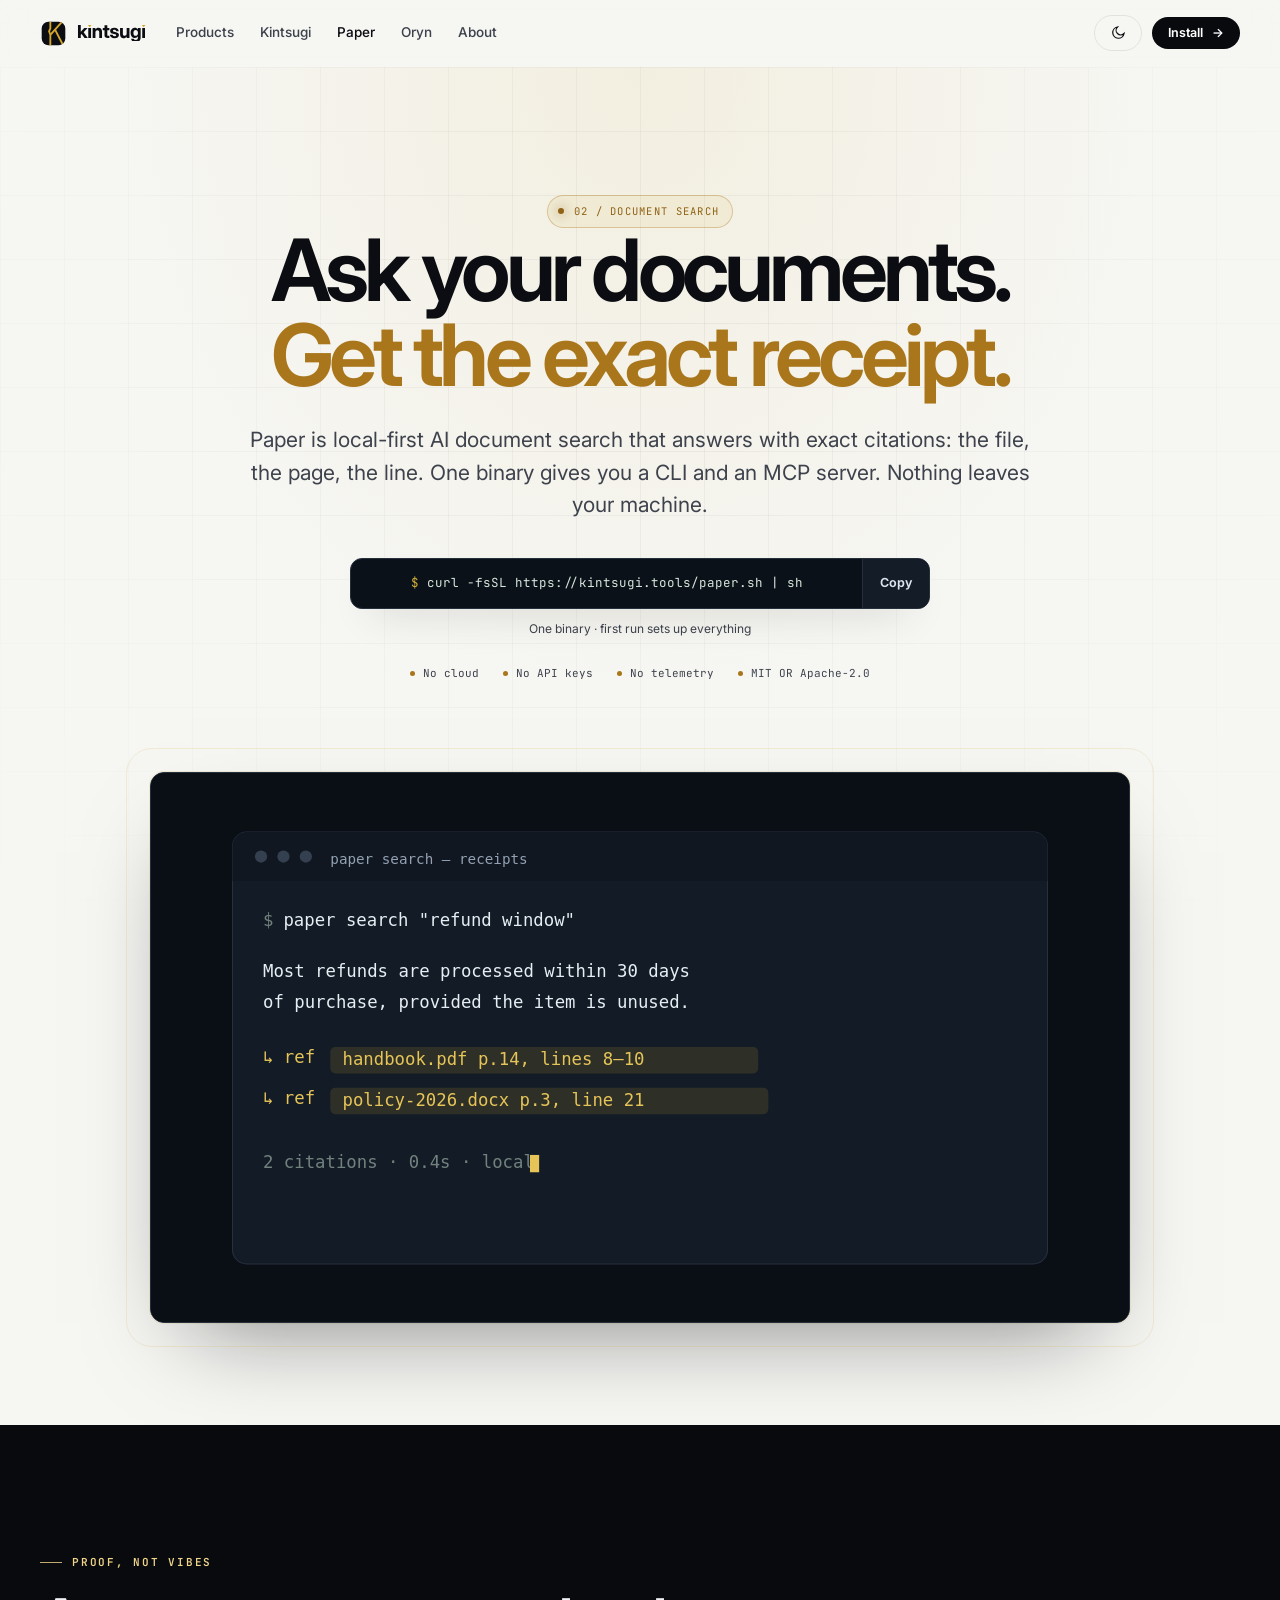
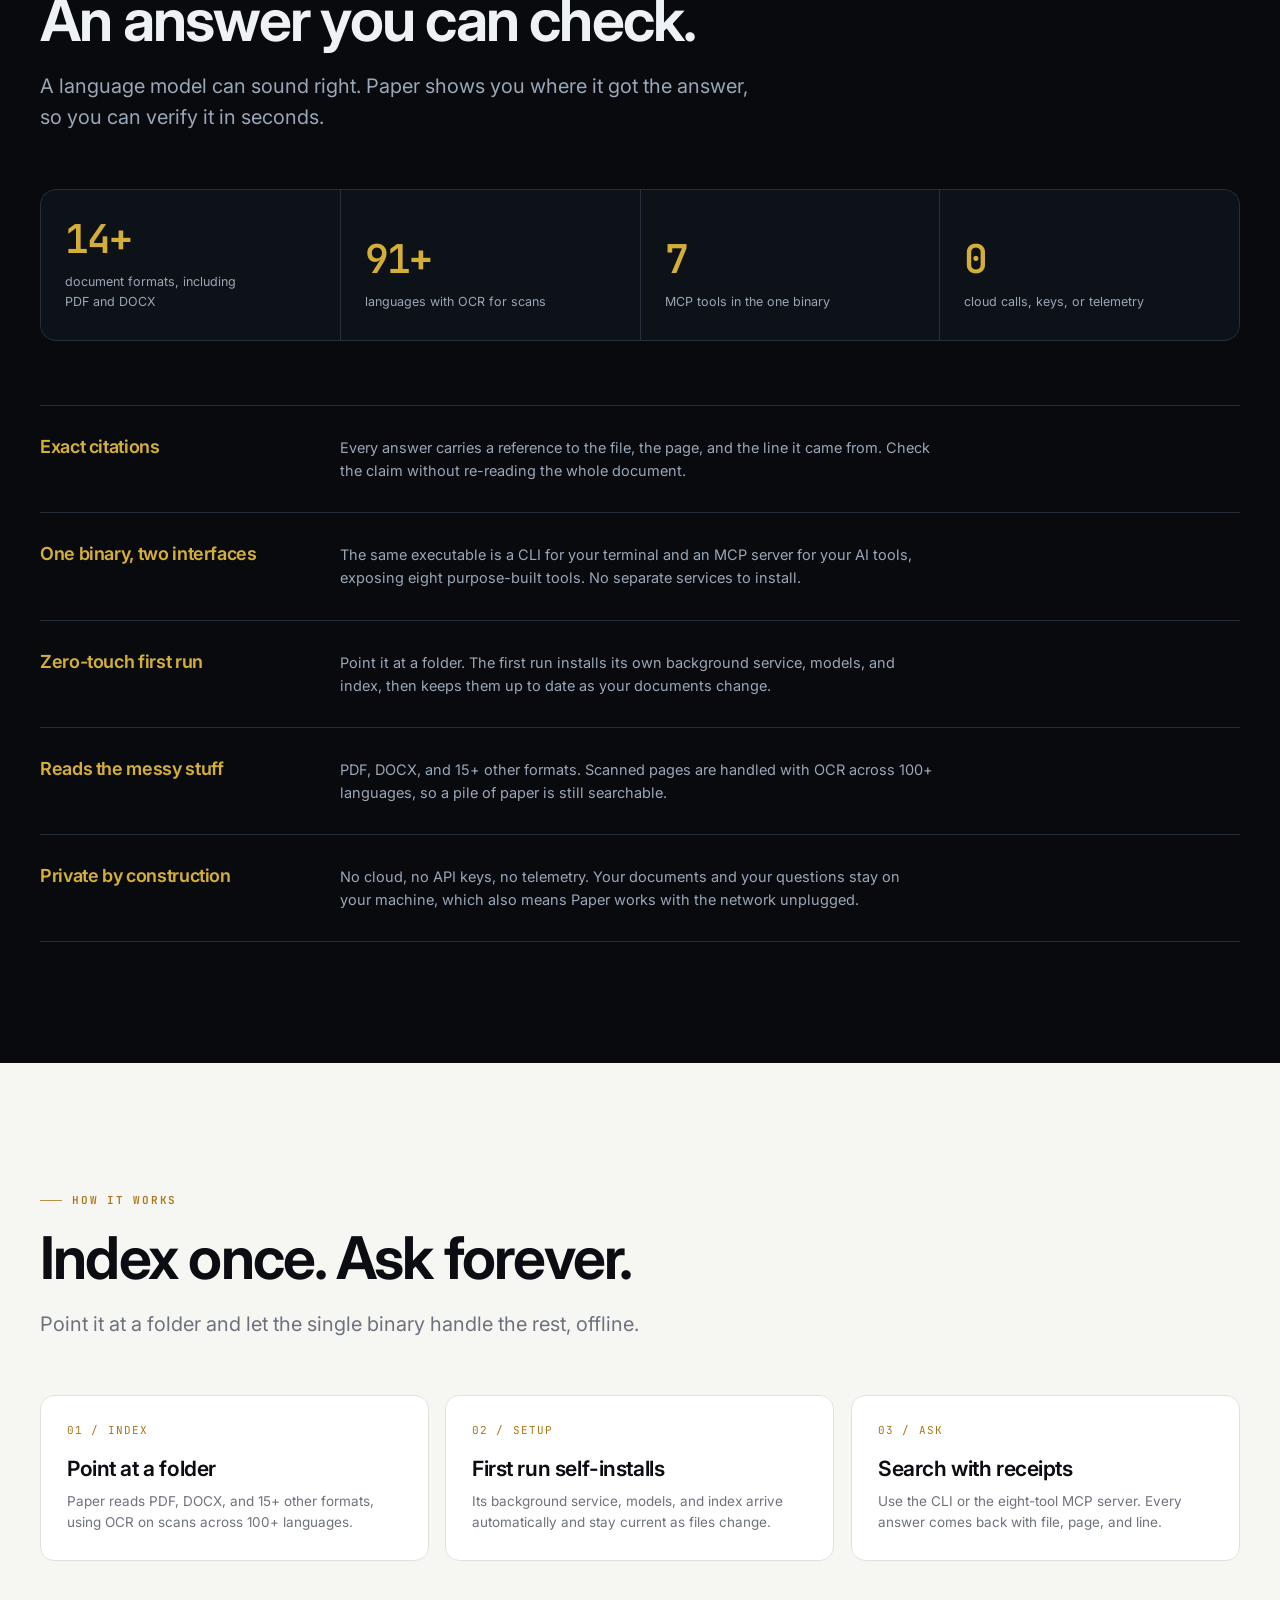
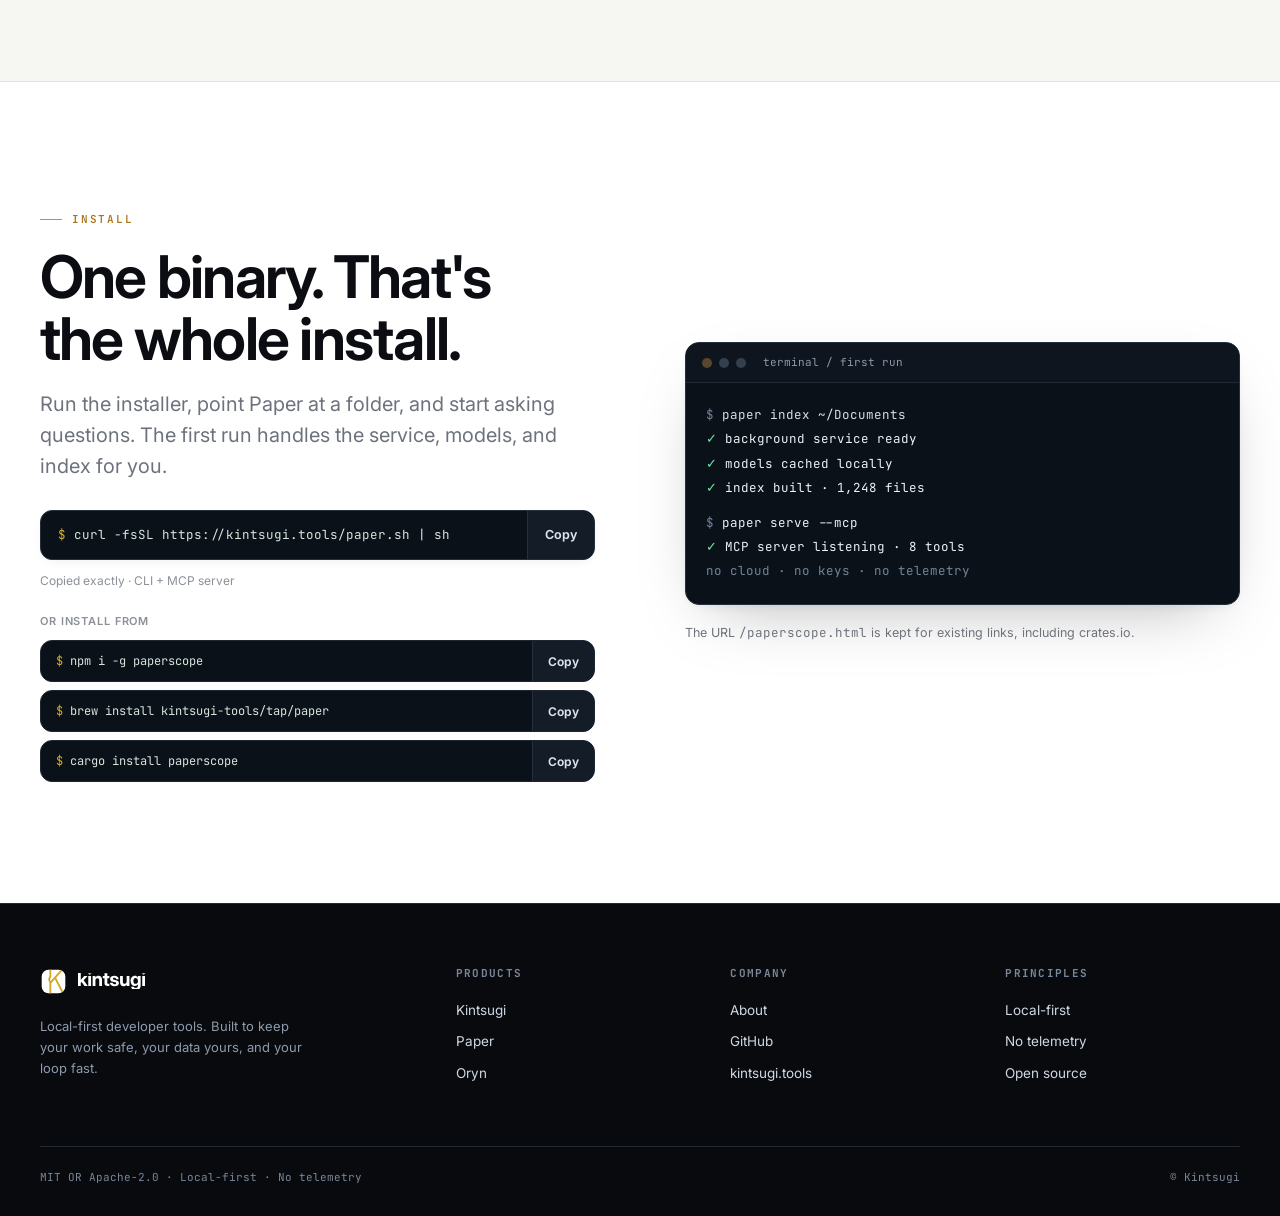
<file: site/paperscope.html>
<!doctype html>
<html lang="en">
<head>
  <script>
    // Set the theme before first paint: no flash for dark-mode readers.
    try { if ((localStorage.getItem("kintsugi-theme") || (matchMedia("(prefers-color-scheme: dark)").matches ? "dark" : "")) === "dark") document.documentElement.setAttribute("data-theme", "dark"); } catch (e) {}
  </script>

  <meta charset="utf-8">
  <script>document.documentElement.classList.add('js');</script>
  <meta name="viewport" content="width=device-width, initial-scale=1">
  <title>Paper | Local-first document search with receipts</title>
  <meta name="description" content="Ask questions across your documents and get exact citations: file, page, and line. One binary: CLI and MCP server. No cloud, no API keys, no telemetry.">
  <meta name="theme-color" content="#080a0e">
  <meta property="og:type" content="website">
  <meta property="og:title" content="Paper | Local-first document search with receipts">
  <meta property="og:description" content="Local-first AI document search with exact file, page, and line citations. One binary, CLI and MCP server.">
  <meta property="og:url" content="https://kintsugi.tools/paperscope.html">
  <meta property="og:image" content="https://kintsugi.tools/og.png">
  <meta property="og:image:width" content="1200">
  <meta property="og:image:height" content="630">
  <meta name="twitter:card" content="summary_large_image">
  <link rel="icon" href="/favicon.ico" sizes="48x48">
  <link rel="icon" href="/favicon.svg" type="image/svg+xml">
  <link rel="icon" href="/favicon-192.png" type="image/png" sizes="192x192">
  <link rel="apple-touch-icon" href="/apple-touch-icon.png">
  <link rel="preconnect" href="https://fonts.googleapis.com">
  <link rel="preconnect" href="https://fonts.gstatic.com" crossorigin>
  <link href="https://fonts.googleapis.com/css2?family=Inter:wght@400;500;600;650;700;750&family=JetBrains+Mono:wght@400;500;600&display=swap" rel="stylesheet">
  <link rel="stylesheet" href="site.css">
  <script defer src="site.js"></script>
  <!-- Analytics: the measurement ID is injected at deploy time; it is never
       committed. Nothing here renders as page text. -->
  <script async src="https://www.googletagmanager.com/gtag/js?id={G_ANALYTICS_TAG}"></script>
  <script>
    window.dataLayer = window.dataLayer || [];
    function gtag() { dataLayer.push(arguments); }
    gtag("js", new Date());
    gtag("config", "{G_ANALYTICS_TAG}");
  </script>
</head>
<body>
  <a class="skip" href="#main">Skip to content</a>
  <header class="site-header">
    <div class="container header-in">
      <a class="brand" href="index.html" aria-label="Kintsugi home">
        <svg class="brand-mark" viewBox="0 0 64 64" fill="none" aria-hidden="true"><defs><clipPath id="bm-h"><rect x="4" y="4" width="56" height="56" rx="16"/></clipPath></defs><rect x="4" y="4" width="56" height="56" rx="16" fill="currentColor"/><g clip-path="url(#bm-h)" stroke="#D4A62A" stroke-width="4.4" stroke-linejoin="miter"><path d="M24.5 -4 V20 L21.5 27 L24.5 35 V68"/><path d="M24.5 35 L57 -1"/><path d="M35.6 22.7 L58 66"/></g></svg>
        <svg class="brand-word" viewBox="0 0 276.1 64" role="img" aria-label="Kintsugi"><g transform="translate(0 52) scale(0.03787878787878788 -0.03787878787878788)"><g fill="currentColor"><path transform="translate(0.0 0)" d="M104 0H399V335L484 429L795 0H1140L705 598L1118 1056H772L402 652H399V1490H104Z"/><path transform="translate(1086.0 0)" d="M104 0H399V1056H104Z"/><path transform="translate(1548.1 0)" d="M399 587C399 751 484 824 606 824C729 824 800 749 800 607V0H1094V661C1094 928 949 1078 724 1078C572 1078 465 1010 394 890V1056H104V0H399Z"/><path transform="translate(2706.1 0)" d="M711 1056H495V1344H200V1056H18V825H200V280C200 88 307 0 539 0H711V231H598C518 231 495 254 495 326V825H711Z"/><path transform="translate(3420.2 0)" d="M543 -26C819 -26 1011 112 1011 323C1011 478 913 570 700 612L500 651C419 668 372 703 372 757C372 820 433 869 534 869C638 869 710 806 712 721H985C979 941 799 1078 526 1078C251 1078 78 946 78 746C78 582 187 478 392 438L577 402C663 385 714 352 714 296C714 231 647 185 538 185C423 185 355 240 344 332H54C72 105 269 -26 543 -26Z"/><path transform="translate(4444.2 0)" d="M475 -22C627 -22 734 46 805 166V0H1094V1056H800V469C800 305 715 232 593 232C470 232 399 307 399 449V1056H104V395C104 128 250 -22 475 -22Z"/><path transform="translate(5602.2 0)" d="M603 -432C909 -432 1119 -294 1119 41V1056H828V903H827C760 1020 650 1078 513 1078C243 1078 58 853 58 536C58 221 239 -1 515 -1C653 -1 764 55 827 179H828V17C828 -135 747 -215 603 -215C493 -215 415 -170 394 -90H110C140 -295 303 -432 603 -432ZM591 235C448 235 355 346 355 540C355 734 448 844 591 844C740 844 839 724 839 540C839 355 740 235 591 235Z"/><path transform="translate(6785.3 0)" d="M104 0H399V1056H104Z"/></g><g fill="#D4A62A"><path d="M1338 1141 L1514 1356 L1338 1571 L1161 1356 Z"/><path d="M7037 1141 L7213 1356 L7037 1571 L6860 1356 Z"/></g></g></svg>
      </a>
      <nav class="nav-links" id="site-nav" aria-label="Main navigation">
        <a href="index.html#products">Products</a>
        <a href="kintsugi.html">Kintsugi</a>
        <a href="paperscope.html" aria-current="page">Paper</a>
        <a href="oryn.html">Oryn</a>
        <a href="about.html">About</a>
        <a class="nav-cta" href="#install">Install</a>
      </nav>
      <div class="header-right">
        <button class="btn btn-ghost btn-sm" data-theme-toggle aria-label="Switch to dark theme" title="Toggle theme">
          <svg class="icon" viewBox="0 0 24 24" fill="none" stroke="currentColor" stroke-width="1.8" stroke-linecap="round" aria-hidden="true"><path d="M21 12.8A8.5 8.5 0 1 1 11.2 3a6.7 6.7 0 0 0 9.8 9.8Z"/></svg>
        </button>
        <button class="btn btn-ghost btn-sm nav-toggle" type="button" aria-controls="site-nav" aria-expanded="false" aria-label="Open menu">
          <svg class="icon" viewBox="0 0 24 24" fill="none" stroke="currentColor" stroke-width="1.8" stroke-linecap="round" aria-hidden="true"><path class="l1" d="M4 7h16"/><path class="l2" d="M4 12h16"/><path class="l3" d="M4 17h16"/></svg>
        </button>
        <a class="btn btn-dark btn-sm" href="#install">Install <span class="arrow" aria-hidden="true">→</span></a>
      </div>
    </div>
  </header>

  <main id="main">

    <!-- HERO -->
    <section class="phero">
      <div class="container phero-in">
        <span class="hero-kicker"><i></i> 02 / Document search</span>
        <h1 class="reveal reveal-up">Ask your documents. <br><span class="gold">Get the exact receipt.</span></h1>
        <p class="lead reveal reveal-up" data-delay="80">Paper is local-first AI document search that answers with exact citations: the file, the page, the line. One binary gives you a CLI and an MCP server. Nothing leaves your machine.</p>
        <div class="phero-cmd reveal reveal-up" data-delay="140">
          <div class="cmd">
            <code><span class="prompt">$ </span>curl -fsSL https://kintsugi.tools/paper.sh | sh</code>
            <button type="button" data-copy="curl -fsSL https://kintsugi.tools/paper.sh | sh" aria-label="Copy install command">Copy</button>
          </div>
        </div>
        <p class="cmd-caption center">One binary · first run sets up everything</p>
        <div class="phero-trust"><span>No cloud</span><span>No API keys</span><span>No telemetry</span><span>MIT OR Apache-2.0</span></div>

        <div class="phero-stage reveal reveal-scale" data-delay="180">
          <video class="clip" data-src="assets/paper-search.mp4" poster="assets/poster-paper.svg" muted loop playsinline preload="none" aria-label="Paper search clip"></video>
          <img class="clip-poster" src="assets/poster-paper.svg" alt="Paper returning answers with file, page and line citations">
        </div>
      </div>
    </section>

    <!-- PROOF -->
    <section class="section dark-section">
      <div class="container">
        <div class="section-head reveal">
          <span class="eyebrow on-dark">Proof, not vibes</span>
          <h2>An answer you can check.</h2>
          <p class="lead">A language model can sound right. Paper shows you where it got the answer, so you can verify it in seconds.</p>
        </div>

        <div class="metrics reveal" data-delay="80">
          <div class="metric"><div class="metric-n" data-count="15" data-suffix="+">15+</div><div class="metric-l">document formats, including PDF and DOCX</div></div>
          <div class="metric"><div class="metric-n" data-count="100" data-suffix="+">100+</div><div class="metric-l">languages with OCR for scans</div></div>
          <div class="metric"><div class="metric-n" data-count="8">8</div><div class="metric-l">MCP tools in the one binary</div></div>
          <div class="metric"><div class="metric-n" data-count="0">0</div><div class="metric-l">cloud calls, keys, or telemetry</div></div>
        </div>

        <div class="feature-rows">
          <div class="feature-row reveal"><h3>Exact citations</h3><p>Every answer carries a reference to the file, the page, and the line it came from. Check the claim without re-reading the whole document.</p></div>
          <div class="feature-row reveal"><h3>One binary, two interfaces</h3><p>The same executable is a CLI for your terminal and an MCP server for your AI tools, exposing eight purpose-built tools. No separate services to install.</p></div>
          <div class="feature-row reveal"><h3>Zero-touch first run</h3><p>Point it at a folder. The first run installs its own background service, models, and index, then keeps them up to date as your documents change.</p></div>
          <div class="feature-row reveal"><h3>Reads the messy stuff</h3><p>PDF, DOCX, and 15+ other formats. Scanned pages are handled with OCR across 100+ languages, so a pile of paper is still searchable.</p></div>
          <div class="feature-row reveal"><h3>Private by construction</h3><p>No cloud, no API keys, no telemetry. Your documents and your questions stay on your machine, which also means Paper works with the network unplugged.</p></div>
        </div>
      </div>
    </section>

    <!-- HOW IT WORKS -->
    <section class="section">
      <div class="container">
        <div class="section-head reveal">
          <span class="eyebrow">How it works</span>
          <h2>Index once. Ask forever.</h2>
          <p class="lead">Point it at a folder and let the single binary handle the rest, offline.</p>
        </div>
        <div class="pfeatures">
          <div class="pfeature reveal reveal-up"><div class="num">01 / INDEX</div><h3>Point at a folder</h3><p>Paper reads PDF, DOCX, and 15+ other formats, using OCR on scans across 100+ languages.</p></div>
          <div class="pfeature reveal reveal-up" data-delay="80"><div class="num">02 / SETUP</div><h3>First run self-installs</h3><p>Its background service, models, and index arrive automatically and stay current as files change.</p></div>
          <div class="pfeature reveal reveal-up" data-delay="160"><div class="num">03 / ASK</div><h3>Search with receipts</h3><p>Use the CLI or the eight-tool MCP server. Every answer comes back with file, page, and line.</p></div>
        </div>
      </div>
    </section>

    <!-- INSTALL -->
    <section class="section" id="install" style="background:var(--surface); border-top:1px solid var(--border);">
      <div class="container install-band">
        <div class="reveal">
          <span class="eyebrow">Install</span>
          <h2 style="margin-top:18px;">One binary. That's the whole install.</h2>
          <p class="lead" style="margin-top:20px;">Run the installer, point Paper at a folder, and start asking questions. The first run handles the service, models, and index for you.</p>
          <div style="margin-top:28px;">
            <div class="cmd">
              <code><span class="prompt">$ </span>curl -fsSL https://kintsugi.tools/paper.sh | sh</code>
              <button type="button" data-copy="curl -fsSL https://kintsugi.tools/paper.sh | sh" aria-label="Copy install command">Copy</button>
            </div>
            <p class="cmd-caption">Copied exactly · CLI + MCP server</p>
            <p class="cmd-alt-label">or install from</p>
            <div class="cmd-alt">
              <div class="cmd">
                <code><span class="prompt">$ </span>npm i -g paperscope</code>
                <button type="button" data-copy="npm i -g paperscope" aria-label="Copy the npm install command">Copy</button>
              </div>
              <div class="cmd">
                <code><span class="prompt">$ </span>brew install kintsugi-tools/tap/paper</code>
                <button type="button" data-copy="brew install kintsugi-tools/tap/paper" aria-label="Copy the Homebrew install command">Copy</button>
              </div>
              <div class="cmd">
                <code><span class="prompt">$ </span>cargo install paperscope</code>
                <button type="button" data-copy="cargo install paperscope" aria-label="Copy the cargo install command">Copy</button>
              </div>
            </div>
          </div>
        </div>
        <div class="reveal reveal-scale" data-delay="100">
          <div class="term">
            <div class="term-bar"><i class="term-dot"></i><i class="term-dot"></i><i class="term-dot"></i><span class="term-title">terminal / first run</span></div>
            <div class="term-body">
<div><span class="c-dim">$</span> paper index ~/Documents</div>
<div><span class="c-green">✓</span> <span class="c-fg">background service ready</span></div>
<div><span class="c-green">✓</span> <span class="c-fg">models cached locally</span></div>
<div><span class="c-green">✓</span> <span class="c-fg">index built · 1,248 files</span></div>
<div style="margin-top:10px;"><span class="c-dim">$</span> <span class="c-fg">paper serve --mcp</span></div>
<div><span class="c-green">✓</span> <span class="c-fg">MCP server listening · 8 tools</span></div>
<div><span class="c-dim">no cloud · no keys · no telemetry</span></div>
            </div>
          </div>
          <p class="install-note">The URL <span class="mono">/paperscope.html</span> is kept for existing links, including crates.io.</p>
        </div>
      </div>
    </section>

  </main>

  <footer class="site-footer">
    <div class="container">
      <div class="footer-grid">
        <div class="footer-brand">
          <a class="brand" href="index.html"><svg class="brand-mark" viewBox="0 0 64 64" fill="none" aria-hidden="true"><defs><clipPath id="bm-f"><rect x="4" y="4" width="56" height="56" rx="16"/></clipPath></defs><rect x="4" y="4" width="56" height="56" rx="16" fill="currentColor"/><g clip-path="url(#bm-f)" stroke="#D4A62A" stroke-width="4.4" stroke-linejoin="miter"><path d="M24.5 -4 V20 L21.5 27 L24.5 35 V68"/><path d="M24.5 35 L57 -1"/><path d="M35.6 22.7 L58 66"/></g></svg>
        <svg class="brand-word" viewBox="0 0 276.1 64" role="img" aria-label="Kintsugi"><g transform="translate(0 52) scale(0.03787878787878788 -0.03787878787878788)"><g fill="currentColor"><path transform="translate(0.0 0)" d="M104 0H399V335L484 429L795 0H1140L705 598L1118 1056H772L402 652H399V1490H104Z"/><path transform="translate(1086.0 0)" d="M104 0H399V1056H104Z"/><path transform="translate(1548.1 0)" d="M399 587C399 751 484 824 606 824C729 824 800 749 800 607V0H1094V661C1094 928 949 1078 724 1078C572 1078 465 1010 394 890V1056H104V0H399Z"/><path transform="translate(2706.1 0)" d="M711 1056H495V1344H200V1056H18V825H200V280C200 88 307 0 539 0H711V231H598C518 231 495 254 495 326V825H711Z"/><path transform="translate(3420.2 0)" d="M543 -26C819 -26 1011 112 1011 323C1011 478 913 570 700 612L500 651C419 668 372 703 372 757C372 820 433 869 534 869C638 869 710 806 712 721H985C979 941 799 1078 526 1078C251 1078 78 946 78 746C78 582 187 478 392 438L577 402C663 385 714 352 714 296C714 231 647 185 538 185C423 185 355 240 344 332H54C72 105 269 -26 543 -26Z"/><path transform="translate(4444.2 0)" d="M475 -22C627 -22 734 46 805 166V0H1094V1056H800V469C800 305 715 232 593 232C470 232 399 307 399 449V1056H104V395C104 128 250 -22 475 -22Z"/><path transform="translate(5602.2 0)" d="M603 -432C909 -432 1119 -294 1119 41V1056H828V903H827C760 1020 650 1078 513 1078C243 1078 58 853 58 536C58 221 239 -1 515 -1C653 -1 764 55 827 179H828V17C828 -135 747 -215 603 -215C493 -215 415 -170 394 -90H110C140 -295 303 -432 603 -432ZM591 235C448 235 355 346 355 540C355 734 448 844 591 844C740 844 839 724 839 540C839 355 740 235 591 235Z"/><path transform="translate(6785.3 0)" d="M104 0H399V1056H104Z"/></g><g fill="#D4A62A"><path d="M1338 1141 L1514 1356 L1338 1571 L1161 1356 Z"/><path d="M7037 1141 L7213 1356 L7037 1571 L6860 1356 Z"/></g></g></svg></a>
          <p>Local-first developer tools. Built to keep your work safe, your data yours, and your loop fast.</p>
        </div>
        <div class="footer-col"><h4>Products</h4><a href="kintsugi.html">Kintsugi</a><a href="paperscope.html">Paper</a><a href="oryn.html">Oryn</a></div>
        <div class="footer-col"><h4>Company</h4><a href="about.html">About</a><a href="https://github.com/kintsugi-tools" rel="noopener">GitHub</a><a href="https://kintsugi.tools">kintsugi.tools</a></div>
        <div class="footer-col"><h4>Principles</h4><a href="index.html#why-local-first">Local-first</a><a href="index.html">No telemetry</a><a href="about.html">Open source</a></div>
      </div>
      <div class="footer-bottom"><span>MIT OR Apache-2.0 · Local-first · No telemetry</span><span>© Kintsugi</span></div>
    </div>
  </footer>
</body>
</html>
</file>
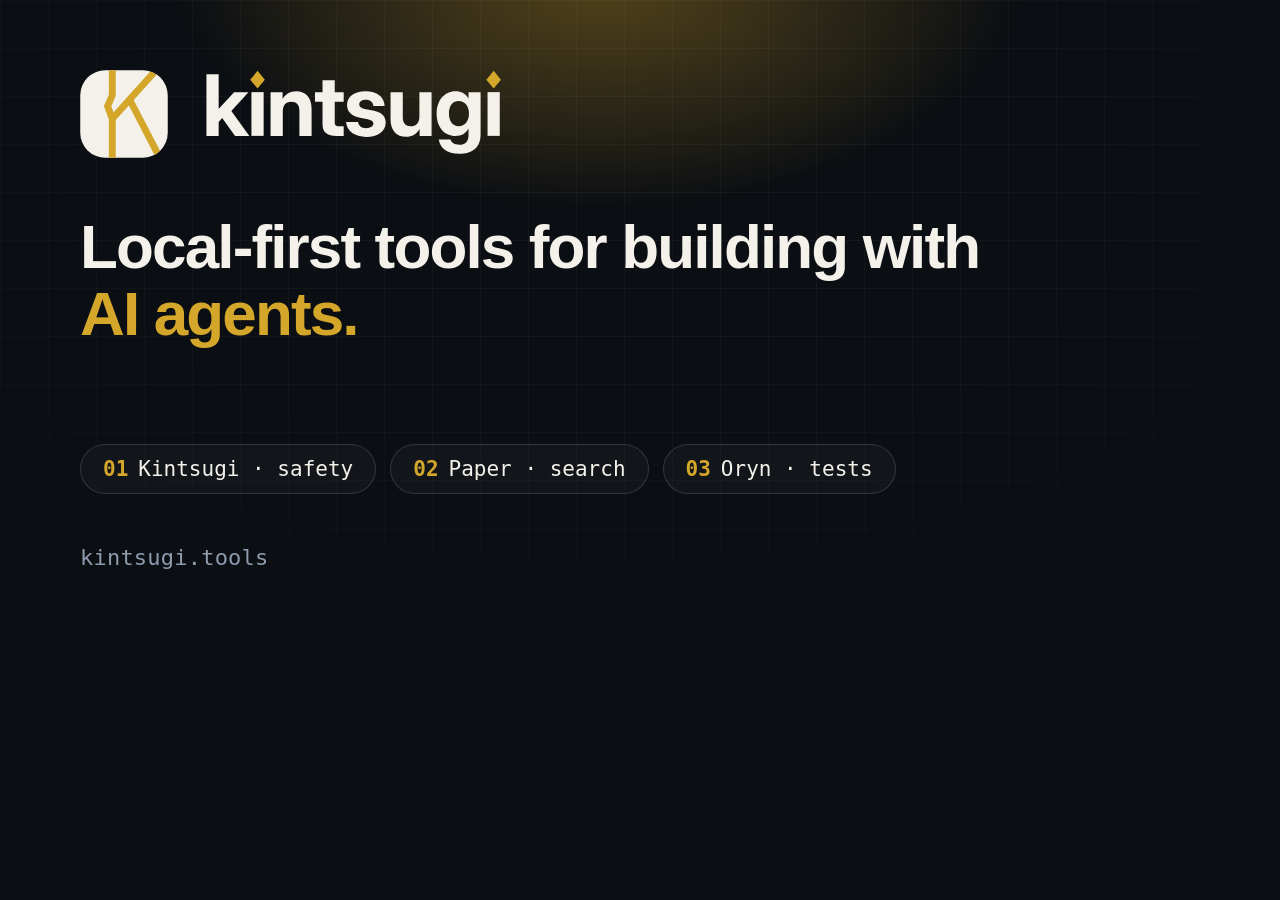
<file: site/brand/og-source.html>
<!doctype html><html><head><meta charset="utf-8"><title>og</title>
<style>
html,body{margin:0}
body{width:1200px;height:630px;position:relative;overflow:hidden;background:#0B0E13;color:#F3F1EA;font-family:'Inter Display','Inter',sans-serif}
.bg{position:absolute;inset:0;background:radial-gradient(ellipse 620px 360px at 50% -40px,rgba(212,166,42,.22),transparent 70%),
linear-gradient(rgba(255,255,255,.035) 1px,transparent 1px) 0 0/48px 48px,linear-gradient(90deg,rgba(255,255,255,.035) 1px,transparent 1px) 0 0/48px 48px;
-webkit-mask-image:radial-gradient(ellipse 90% 90% at 50% 30%,#000 30%,transparent 100%);mask-image:radial-gradient(ellipse 90% 90% at 50% 30%,#000 30%,transparent 100%)}
.glow{position:absolute;inset:0;background:radial-gradient(ellipse 620px 360px at 50% -40px,rgba(212,166,42,.20),transparent 70%)}
.in{position:absolute;left:80px;right:80px;top:64px;bottom:60px}
.logo{height:100px;display:block;margin-left:-6px}
h1{position:absolute;left:0;top:150px;margin:0;width:900px;font-weight:700;font-size:62px;line-height:1.08;letter-spacing:-.03em}
h1 em{font-style:normal;color:#D4A62A}
.chips{position:absolute;left:0;top:380px;display:flex;gap:14px}
.chip{border:1px solid rgba(255,255,255,.14);border-radius:999px;padding:12px 22px;font:500 21px 'JetBrains Mono',monospace;color:#F3F1EA;background:rgba(255,255,255,.03)}
.chip b{color:#D4A62A;font-weight:600;margin-right:10px}
.url{position:absolute;left:0;bottom:0;font:500 22px 'JetBrains Mono',monospace;color:#8d9bad;letter-spacing:.01em}
</style></head><body><div class="bg"></div><div class="glow"></div>
<div class="in"><img class="logo" src="kintsugi-lockup-on-dark.svg" alt="">
<h1>Local-first tools for building with <em>AI agents.</em></h1>
<div class="chips"><span class="chip"><b>01</b>Kintsugi · safety</span><span class="chip"><b>02</b>Paper · search</span><span class="chip"><b>03</b>Oryn · tests</span></div>
<div class="url">kintsugi.tools</div></div></body></html>
</file>
<file: site/site.css>
/* ============================================================
   Kintsugi, cinematic product site
   Static, no build step. Neutral Modern token names preserved,
   rebound to the gold seam signature.
   ============================================================ */

:root {
  /* Surfaces */
  --bg: #f6f6f3;
  --surface: #ffffff;
  --surface-2: #eeeee9;
  --ink: #080a0e;
  --ink-2: #0d1118;
  --ink-3: #131922;

  /* Foreground */
  --fg: #0b0d12;
  --fg-soft: #3d424c;
  --muted: #6d727c;
  --meta: #8b9099;

  /* Lines */
  --border: #e2e2dc;
  --border-soft: #ecece7;
  --dark-line: #232c38;

  /* Gold seam */
  --gold: #d4af37;
  --gold-bright: #f0d489;
  --gold-deep: #a9761b;
  --accent: #a9761b;
  --accent-on: #161005;
  --accent-hover: #8f6214;
  --gold-line: rgba(169, 118, 27, 0.34);
  --gold-wash: rgba(212, 175, 55, 0.09);

  /* Dark foreground */
  --dark-fg: #eef2f7;
  --dark-muted: #9aa7b8;
  --dark-gold: #f0d489;
  --dark-green: #6ee7a8;
  --dark-red: #ff8a80;

  /* Type */
  --font-display: "Inter", -apple-system, BlinkMacSystemFont, "Segoe UI", sans-serif;
  --font-body: "Inter", -apple-system, BlinkMacSystemFont, "Segoe UI", sans-serif;
  --font-mono: "JetBrains Mono", ui-monospace, SFMono-Regular, Menlo, monospace;

  --tracking-tight: -0.055em;
  --tracking-snug: -0.03em;
  --leading-tight: 1.02;
  --leading-body: 1.6;

  /* Space */
  --gutter: 28px;
  --container-max: 1200px;
  --section-y: 120px;

  /* Motion, Apple-like controlled easing */
  --ease-out: cubic-bezier(0.16, 1, 0.3, 1);
  --ease-in-out: cubic-bezier(0.65, 0, 0.35, 1);
  --ease-standard: cubic-bezier(0.2, 0, 0, 1);
  --t-fast: 160ms;
  --t-base: 320ms;
  --t-slow: 760ms;

  --shadow-1: 0 1px 2px rgba(8, 10, 14, 0.05), 0 8px 24px -16px rgba(8, 10, 14, 0.18);
  --shadow-2: 0 24px 70px -30px rgba(8, 10, 14, 0.35), 0 4px 16px -8px rgba(8, 10, 14, 0.14);
  --shadow-glow: 0 0 0 1px rgba(212, 175, 55, 0.28), 0 30px 90px -32px rgba(212, 175, 55, 0.28);
  --focus-ring: 0 0 0 3px rgba(169, 118, 27, 0.45);
}

*, *::before, *::after { box-sizing: border-box; }
html {
  -webkit-text-size-adjust: 100%;
  scroll-behavior: smooth;
  scroll-padding-top: 84px;
}
body {
  margin: 0;
  background: var(--bg);
  color: var(--fg);
  font-family: var(--font-body);
  font-size: 16px;
  line-height: var(--leading-body);
  -webkit-font-smoothing: antialiased;
  -moz-osx-font-smoothing: grayscale;
  overflow-x: hidden;
  overflow-wrap: break-word;
}
::selection { background: rgba(212, 175, 55, 0.32); color: inherit; }
img, svg, video { display: block; max-width: 100%; }
a { color: var(--accent); text-decoration: none; }
a:hover { text-decoration: underline; text-underline-offset: 3px; }
button { font: inherit; }
h1, h2, h3, h4 { font-family: var(--font-display); margin: 0; line-height: var(--leading-tight); }
p { margin: 0; }
:focus-visible { outline: none; box-shadow: var(--focus-ring); border-radius: 6px; }

.skip { position: fixed; left: 16px; top: -80px; z-index: 300; background: var(--fg); color: #fff; padding: 12px 18px; border-radius: 8px; transition: top var(--t-fast); }
.skip:focus { top: 16px; }
.sr-only { position: absolute; width: 1px; height: 1px; padding: 0; margin: -1px; overflow: hidden; clip: rect(0 0 0 0); white-space: nowrap; border: 0; }

.container { width: min(var(--container-max), calc(100% - (var(--gutter) * 2))); margin-inline: auto; }
.section { padding-block: var(--section-y); position: relative; }
.section-tight { padding-block: calc(var(--section-y) * 0.7); }

/* ---------- Type helpers ---------- */
.eyebrow {
  display: inline-flex; align-items: center; gap: 10px;
  font-family: var(--font-mono); font-size: 11px; font-weight: 600;
  letter-spacing: 0.16em; text-transform: uppercase; color: var(--gold-deep);
}
.eyebrow::before { content: ""; width: 22px; height: 1px; background: currentColor; opacity: 0.8; }
.eyebrow.on-dark { color: var(--dark-gold); }
.eyebrow.centered { justify-content: center; }

h1, .h1 { font-size: clamp(44px, 7vw, 88px); font-weight: 650; letter-spacing: var(--tracking-tight); line-height: 0.99; text-wrap: balance; }
h2, .h2 { font-size: clamp(32px, 4.6vw, 60px); font-weight: 650; letter-spacing: var(--tracking-snug); line-height: 1.04; text-wrap: balance; }
h3, .h3 { font-size: 21px; font-weight: 620; letter-spacing: -0.02em; line-height: 1.2; }
.lead { font-size: clamp(17px, 1.6vw, 20px); line-height: 1.55; color: var(--muted); max-width: 58ch; }
.small { font-size: 13px; }
.muted { color: var(--muted); }
.mono { font-family: var(--font-mono); }
.center { text-align: center; }
.center .lead { margin-inline: auto; }

/* ---------- Header ---------- */
.site-header {
  position: sticky; top: 0; z-index: 100;
  background: rgba(246, 246, 243, 0.72);
  backdrop-filter: saturate(180%) blur(20px);
  -webkit-backdrop-filter: saturate(180%) blur(20px);
  border-bottom: 1px solid transparent;
  transition: border-color var(--t-base), background var(--t-base);
}
.site-header.scrolled { border-bottom-color: var(--border); background: rgba(246, 246, 243, 0.88); }
.header-in { display: flex; align-items: center; gap: 30px; height: 66px; }
.brand { display: inline-flex; align-items: center; gap: 10px; color: var(--fg); font-weight: 700; font-size: 17px; letter-spacing: -0.03em; flex: none; }
.brand:hover { text-decoration: none; }
.brand-mark { width: 27px; height: 27px; flex: none; }
.brand-word { height: 16px; width: auto; flex: none; }
.nav-links { display: flex; align-items: center; gap: 26px; }
.nav-links a { color: var(--fg-soft); font-size: 13.5px; font-weight: 520; transition: color var(--t-fast); }
.nav-links a:hover, .nav-links a[aria-current="page"] { color: var(--fg); text-decoration: none; }
.header-right { margin-left: auto; display: flex; align-items: center; gap: 10px; }

/* ---------- Buttons ---------- */
.btn {
  display: inline-flex; align-items: center; justify-content: center; gap: 9px;
  padding: 12px 20px; border-radius: 999px; border: 1px solid transparent;
  font-size: 13.5px; font-weight: 620; line-height: 1; cursor: pointer;
  text-decoration: none; white-space: nowrap;
  transition: transform var(--t-fast) var(--ease-standard), background var(--t-fast), border-color var(--t-fast), color var(--t-fast), box-shadow var(--t-base);
}
.btn:hover { text-decoration: none; transform: translateY(-2px); }
.btn:active { transform: translateY(0); }
.btn-gold { background: var(--gold); color: #171005; box-shadow: 0 8px 24px -12px rgba(212, 175, 55, 0.8); }
.btn-gold:hover { background: var(--gold-bright); box-shadow: 0 12px 32px -12px rgba(212, 175, 55, 0.9); }
.btn-dark { background: var(--ink); color: #fff; }
.btn-dark:hover { background: #1a202b; }
.btn-ghost { background: transparent; color: var(--fg); border-color: var(--border); }
.btn-ghost:hover { border-color: var(--gold); color: var(--gold-deep); }
.btn-sm { padding: 9px 15px; font-size: 12.5px; }
.btn-lg { padding: 15px 26px; font-size: 15px; }
.btn .arrow { transition: transform var(--t-base) var(--ease-out); }
.btn:hover .arrow { transform: translateX(4px); }
.icon { width: 16px; height: 16px; flex: none; }

/* ---------- Install command ---------- */
.cmd {
  display: flex; align-items: stretch; width: 100%; max-width: 580px;
  background: #0b1118; border: 1px solid #26303d; border-radius: 12px;
  overflow: hidden; box-shadow: var(--shadow-2);
}
.cmd code {
  flex: 1; min-width: 0; padding: 15px 17px;
  color: #d6e6dc; font-family: var(--font-mono); font-size: 12.5px;
  line-height: 1.5; white-space: nowrap; overflow-x: auto; scrollbar-width: none;
}
.cmd code::-webkit-scrollbar { display: none; }
.cmd code .prompt { color: var(--gold); user-select: none; }
.cmd button {
  flex: none; border: 0; border-left: 1px solid #26303d;
  background: #141d27; color: #dbe4ee; font-size: 12.5px; font-weight: 650;
  padding: 0 17px; cursor: pointer; white-space: nowrap;
  transition: background var(--t-fast), color var(--t-fast);
}
.cmd button:hover { background: #1d2937; color: var(--gold); }
.cmd button[data-copied="true"] { color: var(--dark-green); }
.cmd-caption { margin-top: 11px; font-size: 12px; color: var(--meta); }
.cmd-caption .mono { color: var(--fg-soft); }
.phero .cmd-caption { color: var(--h-cap); }
.phero .cmd { box-shadow: 0 18px 40px -22px rgba(8,10,14,0.45); }
html[data-theme="dark"] .phero .cmd { box-shadow: var(--shadow-2); }
/* Alternative install channels: same command bar, quieter, stacked under the
   primary one-liner. Kept as real copy buttons so a reader never retypes a
   package name. */
.cmd-alt-label {
  margin: 22px 0 10px; font-size: 11px; font-weight: 600;
  letter-spacing: 0.08em; text-transform: uppercase; color: var(--meta);
}
.cmd-alt { display: grid; gap: 8px; width: 100%; }
.cmd-alt .cmd { box-shadow: none; border-color: #1d2733; max-width: 100%; }
.cmd-alt .cmd code { padding: 11px 15px; font-size: 12px; }
.cmd-alt .cmd button { padding: 0 15px; font-size: 12px; }

/* ---------- Terminal ---------- */
.term {
  background: #0b1118; border: 1px solid #26303d; border-radius: 14px;
  overflow: hidden; box-shadow: var(--shadow-2);
}
.term-bar { display: flex; align-items: center; gap: 7px; height: 40px; padding: 0 16px; background: #0e151e; border-bottom: 1px solid #202a36; }
.term-dot { width: 10px; height: 10px; border-radius: 50%; background: #35404e; }
.term-dot:first-child { background: #5a4630; }
.term-title { margin-left: 10px; font-family: var(--font-mono); font-size: 11px; color: #8c9aad; }
.term-body { padding: 20px; font-family: var(--font-mono); font-size: 12.5px; line-height: 1.95; overflow-x: auto; color: #d7e0e9; }
.term-body .c-dim { color: #72849a; }
.term-body .c-gold { color: var(--dark-gold); }
.term-body .c-green { color: var(--dark-green); }
.term-body .c-red { color: var(--dark-red); }
.term-body .c-fg { color: #eef2f7; }
.term-body .em { background: rgba(212, 175, 55, 0.13); border-radius: 4px; padding: 1px 5px; color: var(--dark-gold); }

.clip, .clip-poster { width: 100%; aspect-ratio: 16 / 9; object-fit: cover; border-radius: 14px; border: 1px solid #26303d; background: #0b1118; }
.clip { box-shadow: var(--shadow-2); }
.clip-poster { display: none; }
.clip-note { margin-top: 12px; font-family: var(--font-mono); font-size: 11px; color: var(--meta); }

/* ============================================================
   HERO, cinematic
   ============================================================ */
.hero, .phero {
  /* Hero palette: light by default, the original dark band under data-theme="dark". */
  --h-bg: var(--bg); --h-fg: var(--fg); --h-lead: var(--fg-soft); --h-meta: var(--fg-soft); --h-cap: var(--fg-soft);
  --h-gold: var(--gold-deep); --h-gold-text: var(--accent-hover);
  --h-glow: rgba(212,175,55,0.10); --h-glow-2: rgba(70,110,170,0.06); --h-grid: rgba(11,13,18,0.05);
  --h-kicker-line: var(--gold-line); --h-kicker-bg: var(--gold-wash);
  --h-btn-fg: var(--fg); --h-btn-line: var(--border); --h-btn-bg: var(--surface);
  --h-chip-line: var(--border); --h-chip-fg: var(--fg-soft); --h-chip-bg: var(--surface); --h-chip-hover: var(--fg);
}
html[data-theme="dark"] .hero, html[data-theme="dark"] .phero {
  --h-bg: var(--ink); --h-fg: #fff; --h-lead: #a9b6c8; --h-meta: #8695a8; --h-cap: var(--meta);
  --h-gold: var(--gold); --h-gold-text: var(--dark-gold);
  --h-glow: rgba(212,175,55,0.16); --h-glow-2: rgba(70,110,170,0.12); --h-grid: rgba(255,255,255,0.032);
  --h-kicker-line: rgba(240,212,137,0.26); --h-kicker-bg: rgba(240,212,137,0.06);
  --h-btn-fg: #e7edf5; --h-btn-line: rgba(255,255,255,0.18); --h-btn-bg: rgba(255,255,255,0.04);
  --h-chip-line: rgba(255,255,255,0.14); --h-chip-fg: #c3cedb; --h-chip-bg: rgba(255,255,255,0.03); --h-chip-hover: #fff;
}
html[data-theme="dark"] .phero { --h-lead: #aab7c9; --h-meta: #8594a8; --h-grid: rgba(255,255,255,0.028); --h-glow: rgba(212,175,55,0.15); }
.hero {
  position: relative; isolation: isolate; overflow: hidden;
  background: var(--h-bg); color: var(--h-fg);
  padding-block: clamp(90px, 11vw, 150px) clamp(80px, 9vw, 130px);
}
.hero::before {
  content: ""; position: absolute; inset: 0; z-index: -2;
  background:
    radial-gradient(58% 62% at 72% 12%, var(--h-glow), transparent 68%),
    radial-gradient(44% 48% at 12% 82%, var(--h-glow-2), transparent 70%);
}
.hero::after {
  content: ""; position: absolute; inset: 0; z-index: -1; opacity: 0.55;
  background-image:
    linear-gradient(var(--h-grid) 1px, transparent 1px),
    linear-gradient(90deg, var(--h-grid) 1px, transparent 1px);
  background-size: 68px 68px;
  mask-image: radial-gradient(80% 70% at 50% 30%, #000 20%, transparent 100%);
  -webkit-mask-image: radial-gradient(80% 70% at 50% 30%, #000 20%, transparent 100%);
}
.hero-in { display: grid; grid-template-columns: minmax(0, 1.05fr) minmax(0, 1fr); gap: clamp(36px, 6vw, 88px); align-items: center; }
.hero-copy { position: relative; z-index: 2; }
.hero-kicker {
  display: inline-flex; align-items: center; gap: 10px; padding: 7px 13px 7px 10px;
  border: 1px solid var(--h-kicker-line); border-radius: 999px;
  background: var(--h-kicker-bg); color: var(--h-gold-text);
  font-family: var(--font-mono); font-size: 10.5px; letter-spacing: 0.12em; text-transform: uppercase;
}
.hero-kicker i { width: 6px; height: 6px; border-radius: 50%; background: var(--h-gold-text); box-shadow: 0 0 12px var(--h-gold-text); }
.hero h1 { margin-top: 26px; color: var(--h-fg); font-size: clamp(44px, 5.6vw, 74px); }
.hero h1 .gold { color: var(--h-gold); }
.hero .lead { margin-top: 26px; color: var(--h-lead); max-width: 52ch; }
.hero-actions { display: flex; flex-wrap: wrap; gap: 12px; margin-top: 34px; }
.hero-actions .btn-ghost { color: var(--h-btn-fg); border-color: var(--h-btn-line); background: var(--h-btn-bg); }
.hero-actions .btn-ghost:hover { border-color: var(--h-gold); color: var(--h-gold-text); }
.hero-trust { display: flex; flex-wrap: wrap; gap: 10px 22px; margin-top: 34px; font-size: 12px; color: var(--h-meta); font-family: var(--font-mono); }
.hero-trust span { display: inline-flex; align-items: center; gap: 8px; }
.hero-trust span::before { content: ""; width: 5px; height: 5px; border-radius: 50%; background: var(--h-gold); }

/* Hero stage, layered floating panels */
.stage { position: relative; perspective: 1400px; min-height: 420px; display: grid; place-items: center; }
.stage-glow {
  position: absolute; width: 118%; aspect-ratio: 1; border-radius: 50%;
  background: radial-gradient(circle, rgba(212,175,55,0.16), transparent 62%);
  filter: blur(30px); transform: translate(var(--mx, 0px), var(--my, 0px));
  transition: transform 500ms var(--ease-out); pointer-events: none;
}
.stage-main { position: relative; z-index: 2; width: 100%; transform: rotateY(-7deg) rotateX(3deg) translateZ(20px); transition: transform 600ms var(--ease-out); }
.stage:hover .stage-main { transform: rotateY(-3deg) rotateX(1deg) translateZ(28px); }
.stage-main .term, .stage-main .clip, .stage-main .clip-poster { box-shadow: 0 40px 90px -34px rgba(8,10,14,0.45), 0 0 0 1px rgba(212,175,55,0.16); }
html[data-theme="dark"] .stage-main .term, html[data-theme="dark"] .stage-main .clip, html[data-theme="dark"] .stage-main .clip-poster { box-shadow: 0 40px 90px -34px rgba(0,0,0,0.8), 0 0 0 1px rgba(212,175,55,0.16); }
.stage-echo {
  position: absolute; z-index: 1; width: 86%; left: 10%; top: 12%;
  height: 76%; border-radius: 14px; border: 1px solid rgba(212,175,55,0.2);
  background: linear-gradient(140deg, rgba(212,175,55,0.06), rgba(255,255,255,0.015));
  transform: rotateY(8deg) rotateX(-3deg) translateZ(-40px) translate(22px, 16px);
  box-shadow: 0 30px 80px -40px rgba(0,0,0,0.7);
}
.stage-badge {
  position: absolute; z-index: 3; right: -14px; bottom: -18px;
  display: inline-flex; align-items: center; gap: 9px; padding: 11px 15px;
  background: rgba(14, 20, 28, 0.9); border: 1px solid rgba(212,175,55,0.3); border-radius: 12px;
  backdrop-filter: blur(12px); font-family: var(--font-mono); font-size: 11px; color: #dfe8f2;
  box-shadow: var(--shadow-2);
}
.stage-badge i { width: 7px; height: 7px; border-radius: 50%; background: var(--dark-green); box-shadow: 0 0 10px var(--dark-green); }

.scroll-cue { display: flex; align-items: center; gap: 12px; margin-top: 64px; font-family: var(--font-mono); font-size: 11px; letter-spacing: 0.12em; text-transform: uppercase; color: #7d8b9e; }
.scroll-cue .line { position: relative; width: 54px; height: 1px; background: rgba(255,255,255,0.2); overflow: hidden; }
.scroll-cue .line::after { content: ""; position: absolute; inset: 0; background: var(--gold); transform: translateX(-100%); animation: cue 2.4s var(--ease-in-out) infinite; }
@keyframes cue { 0% { transform: translateX(-100%); } 60%,100% { transform: translateX(100%); } }

/* ============================================================
   MARQUEE
   ============================================================ */
.marquee { border-block: 1px solid var(--border); background: var(--surface); overflow: hidden; padding-block: 20px; }
.marquee-track { display: flex; width: max-content; animation: slide 34s linear infinite; }
.marquee:hover .marquee-track { animation-play-state: paused; }
.marquee-group { display: flex; align-items: center; gap: 42px; padding-right: 42px; }
.marquee span { display: inline-flex; align-items: center; gap: 42px; font-size: 12px; font-family: var(--font-mono); letter-spacing: 0.14em; text-transform: uppercase; color: var(--muted); white-space: nowrap; }
.marquee span::after { content: ""; width: 5px; height: 5px; background: var(--gold); transform: rotate(45deg); }
@keyframes slide { to { transform: translateX(-50%); } }

/* ============================================================
   SECTION HEAD
   ============================================================ */
.section-head { max-width: 720px; }
.section-head h2 { margin-top: 18px; }
.section-head .lead { margin-top: 20px; }
.section-head.split { display: flex; justify-content: space-between; align-items: end; gap: 40px; max-width: none; }
.section-head.split .lead { margin-top: 0; }

/* ============================================================
   PRODUCT CHAPTERS (home)
   ============================================================ */
.chapter { position: relative; border-top: 1px solid var(--border); overflow: hidden; }
.chapter:nth-child(even) { background: var(--surface); }
.chapter-in { display: grid; grid-template-columns: minmax(0, 1fr) minmax(0, 1fr); gap: clamp(40px, 7vw, 100px); align-items: center; padding-block: clamp(80px, 9vw, 130px); }
.chapter.reverse .chapter-copy { order: 2; }
.chapter-num {
  position: absolute; top: 18px; left: 50%; transform: translateX(-50%);
  font-size: clamp(120px, 20vw, 260px); font-weight: 750; letter-spacing: -0.08em;
  color: transparent; -webkit-text-stroke: 1px rgba(169,118,27,0.11); pointer-events: none; line-height: 1;
}
.chapter-copy { position: relative; z-index: 1; }
.chapter-tag { font-family: var(--font-mono); font-size: 11px; letter-spacing: 0.14em; text-transform: uppercase; color: var(--gold-deep); }
.chapter-copy h2 { margin-top: 16px; font-size: clamp(32px, 4vw, 52px); }
.chapter-copy .lead { margin-top: 20px; }
.chapter-points { list-style: none; padding: 0; margin: 28px 0 0; display: grid; gap: 13px; }
.chapter-points li { position: relative; padding-left: 20px; font-size: 14.5px; color: var(--fg-soft); }
.chapter-points li::before { content: ""; position: absolute; left: 0; top: 9px; width: 8px; height: 1px; background: var(--gold-deep); }
.chapter-cta { display: inline-flex; align-items: center; gap: 9px; margin-top: 32px; font-weight: 620; font-size: 14px; color: var(--fg); }
.chapter-cta:hover { color: var(--gold-deep); text-decoration: none; }
.chapter-visual { position: relative; z-index: 1; }
.chapter-visual .clip, .chapter-visual .clip-poster, .chapter-visual .term { box-shadow: 0 30px 80px -34px rgba(8,10,14,0.42); }
.chapter-visual::before {
  content: ""; position: absolute; inset: -22px; border: 1px solid var(--gold-line); border-radius: 24px; opacity: 0.55;
  transform: translateY(10px) scale(0.98); transition: transform var(--t-slow) var(--ease-out), opacity var(--t-slow);
}
.chapter-visual.in-view::before { transform: translateY(0) scale(1); opacity: 1; }
.chapter-cmd { margin-top: 18px; }
.chapter-cmd .cmd { max-width: 100%; }
.chapter-cmd .cmd code { font-size: 11.5px; }

/* ---------- Bento grid ---------- */
.bento { display: grid; grid-template-columns: repeat(6, minmax(0, 1fr)); gap: 14px; margin-top: 56px; }
.bento-card {
  position: relative; overflow: hidden; padding: 28px; border-radius: 16px;
  border: 1px solid var(--border); background: var(--surface);
  transition: transform var(--t-base) var(--ease-out), box-shadow var(--t-base), border-color var(--t-base);
}
.bento-card:hover { transform: translateY(-4px); border-color: var(--gold-line); box-shadow: var(--shadow-1); }
.bento-card::after {
  content: ""; position: absolute; inset: 0; pointer-events: none;
  background: radial-gradient(400px circle at var(--bx, 50%) var(--by, 0%), rgba(212,175,55,0.09), transparent 60%);
  opacity: 0; transition: opacity var(--t-base);
}
.bento-card:hover::after { opacity: 1; }
.bento-card.wide { grid-column: span 4; }
.bento-card.narrow { grid-column: span 2; }
.bento-card.half { grid-column: span 3; }
.bento-card.dark { background: var(--ink); border-color: #222b36; color: var(--dark-fg); }
.bento-card.dark h3, .bento-card.dark .h3 { color: var(--dark-fg); }
.bento-card.dark .bento-desc { color: var(--dark-muted); }
.bento-ico { width: 34px; height: 34px; color: var(--gold-deep); margin-bottom: 20px; }
.bento-card.dark .bento-ico { color: var(--gold); }
.bento-card h3 { margin-top: 8px; }
.bento-desc { margin-top: 10px; font-size: 13.5px; color: var(--muted); max-width: 48ch; }
.bento-giant { font-family: var(--font-mono); font-size: clamp(44px, 5vw, 68px); font-weight: 600; letter-spacing: -0.05em; color: var(--gold); line-height: 1; margin-top: 14px; }

/* ---------- Dark evidence ---------- */
.dark-section { background: var(--ink); color: var(--dark-fg); }
.dark-section h2, .dark-section h3 { color: var(--dark-fg); }
.dark-section .lead { color: var(--dark-muted); }
.dark-section .section-head.split { color: var(--dark-fg); }
.metrics { display: grid; grid-template-columns: repeat(4, minmax(0, 1fr)); gap: 1px; background: #26303d; border: 1px solid #26303d; border-radius: 16px; overflow: hidden; margin-top: 56px; }
.metric { background: var(--ink-2); padding: 28px 24px; min-height: 150px; display: flex; flex-direction: column; justify-content: flex-end; }
.metric-n { font-family: var(--font-mono); font-size: clamp(30px, 3.1vw, 44px); font-weight: 600; letter-spacing: -0.05em; color: var(--gold); line-height: 1; }
.metric-l { margin-top: 12px; font-size: 12.5px; color: var(--dark-muted); max-width: 24ch; }
.feature-rows { margin-top: 64px; }
.feature-row { display: grid; grid-template-columns: 260px minmax(0, 1fr); gap: 40px; padding-block: 30px; border-top: 1px solid var(--dark-line); }
.feature-row:last-child { border-bottom: 1px solid var(--dark-line); }
.feature-row h3 { font-size: 18px; color: var(--gold); }
.feature-row p { font-size: 14.5px; color: var(--dark-muted); max-width: 66ch; }
.feature-row .mono { color: #c9d4e2; }

/* ============================================================
   GOLD THREAD, signature scroll moment (no crack metaphor)
   ============================================================ */
.thread { position: relative; height: 190vh; background: var(--ink); }
.thread-sticky { position: sticky; top: 0; height: 100vh; display: grid; place-items: center; overflow: hidden; }
.thread-inner { width: min(1080px, calc(100% - 48px)); }
.thread-label { text-align: center; font-family: var(--font-mono); font-size: 11px; letter-spacing: 0.2em; text-transform: uppercase; color: #8c9aad; }
.thread-label b { color: var(--gold); font-weight: 600; }
.thread-svg { width: 100%; height: auto; margin-top: 48px; overflow: visible; }
.thread-base { fill: none; stroke: #2a3441; stroke-width: 2; stroke-linecap: round; stroke-linejoin: round; }
.thread-gold {
  fill: none; stroke: var(--gold); stroke-width: 3; stroke-linecap: round; stroke-linejoin: round;
  stroke-dasharray: var(--thread-len, 1400);
  stroke-dashoffset: calc(var(--thread-len, 1400) - (var(--thread, 0) * var(--thread-len, 1400)));
  filter: drop-shadow(0 0 8px rgba(212,175,55,0.5));
}
.thread-node { fill: #2a3441; transition: fill var(--t-base); }
.thread-node.lit { fill: var(--gold); filter: drop-shadow(0 0 10px rgba(212,175,55,0.8)); }
.thread-caption { display: flex; justify-content: space-between; gap: 20px; margin-top: 26px; font-family: var(--font-mono); font-size: 11px; color: #8c9aad; text-transform: uppercase; letter-spacing: 0.1em; }
.thread-caption span:nth-child(3) { color: var(--gold); }

/* ---------- CTA ---------- */
.cta { text-align: center; }
.cta .eyebrow { justify-content: center; }
.cta h2 { margin-top: 18px; }
.cta .lead { margin: 18px auto 0; }
.cta-actions { display: flex; flex-wrap: wrap; gap: 12px; justify-content: center; margin-top: 32px; }
.cta-dark { background: var(--ink); color: var(--dark-fg); }
.cta-dark .lead { color: var(--dark-muted); }

/* ---------- Footer ---------- */
.site-footer { background: var(--ink); color: #dfe6ee; border-top: 1px solid #222b36; padding-block: 64px 30px; }
.footer-grid { display: grid; grid-template-columns: minmax(0, 1.6fr) minmax(0, 1fr) minmax(0, 1fr) minmax(0, 1fr); gap: 40px; }
.site-footer .brand { color: #fff; }
.footer-brand p { margin-top: 14px; font-size: 13px; color: #8d9bad; max-width: 34ch; }
.footer-col h4 { font-family: var(--font-mono); font-size: 11px; letter-spacing: 0.12em; text-transform: uppercase; color: #78879a; margin-bottom: 16px; }
.footer-col a { display: block; font-size: 13.5px; color: #cfd8e3; padding-block: 5px; }
.footer-col a:hover { color: var(--gold); text-decoration: none; }
.footer-bottom { margin-top: 56px; padding-top: 22px; border-top: 1px solid #222b36; display: flex; flex-wrap: wrap; gap: 10px 24px; justify-content: space-between; font-family: var(--font-mono); font-size: 11px; color: #78879a; }

/* ============================================================
   PRODUCT PAGE HERO (taller, centered statement)
   ============================================================ */
.phero { position: relative; isolation: isolate; overflow: hidden; background: var(--h-bg); color: var(--h-fg); padding-block: clamp(90px, 10vw, 140px) clamp(70px, 8vw, 110px); }
.phero::before {
  content: ""; position: absolute; inset: 0; z-index: -2;
  background: radial-gradient(60% 70% at 50% 0%, var(--h-glow), transparent 68%);
}
.phero::after {
  content: ""; position: absolute; inset: 0; z-index: -1;
  background-image: linear-gradient(var(--h-grid) 1px, transparent 1px), linear-gradient(90deg, var(--h-grid) 1px, transparent 1px);
  background-size: 64px 64px;
  mask-image: radial-gradient(70% 60% at 50% 20%, #000, transparent);
  -webkit-mask-image: radial-gradient(70% 60% at 50% 20%, #000, transparent);
}
.phero-in { text-align: center; max-width: 1000px; margin-inline: auto; }
.phero h1 { color: var(--h-fg); font-size: clamp(44px, 7vw, 86px); }
.phero h1 .gold { color: var(--h-gold); }
.phero .lead { color: var(--h-lead); margin: 26px auto 0; max-width: 62ch; font-size: clamp(17px, 1.7vw, 21px); }
.phero-cmd { display: flex; justify-content: center; margin-top: 36px; }
.phero-trust { display: flex; flex-wrap: wrap; justify-content: center; gap: 10px 24px; margin-top: 26px; font-family: var(--font-mono); font-size: 11px; color: var(--h-meta); }
.phero-trust span { display: inline-flex; align-items: center; gap: 8px; }
.phero-trust span::before { content: ""; width: 5px; height: 5px; background: var(--h-gold); border-radius: 50%; }
.phero-stage { position: relative; margin: clamp(56px, 7vw, 90px) auto 0; max-width: 980px; }
.phero-stage .term, .phero-stage .clip, .phero-stage .clip-poster { box-shadow: 0 40px 90px -40px rgba(8,10,14,0.5), 0 0 0 1px rgba(212,175,55,0.14); }
html[data-theme="dark"] .phero-stage .term, html[data-theme="dark"] .phero-stage .clip, html[data-theme="dark"] .phero-stage .clip-poster { box-shadow: 0 50px 110px -40px rgba(0,0,0,0.85), 0 0 0 1px rgba(212,175,55,0.14); }
.phero-stage::before { content: ""; position: absolute; inset: -24px; border: 1px solid rgba(212,175,55,0.16); border-radius: 26px; pointer-events: none; }

/* Product feature grid on light */
.pfeatures { display: grid; grid-template-columns: repeat(3, minmax(0, 1fr)); gap: 16px; margin-top: 56px; }
.pfeature { padding: 26px; border: 1px solid var(--border); border-radius: 14px; background: var(--surface); }
.pfeature.span2 { grid-column: span 2; }
.pfeature .num { font-family: var(--font-mono); font-size: 11px; color: var(--gold-deep); letter-spacing: 0.1em; }
.pfeature h3 { margin-top: 16px; }
.pfeature p { margin-top: 10px; font-size: 13.5px; color: var(--muted); }

/* Install band */
.install-band { display: grid; grid-template-columns: minmax(0, 1fr) minmax(0, 1fr); gap: clamp(40px, 7vw, 90px); align-items: center; }
.install-band .cmd { max-width: 100%; }
.install-note { margin-top: 18px; font-size: 12.5px; color: var(--muted); }

/* Small product nav on page */
.product-nav { display: flex; gap: 8px; flex-wrap: wrap; margin-top: 22px; }
.chip { display: inline-flex; align-items: center; gap: 8px; padding: 8px 14px; border: 1px solid var(--h-chip-line); border-radius: 999px; font-family: var(--font-mono); font-size: 11px; color: var(--h-chip-fg); background: var(--h-chip-bg); transition: border-color 200ms var(--ease-out), color 200ms var(--ease-out), background 200ms var(--ease-out), transform 200ms var(--ease-out); }
.chip b { color: var(--h-gold-text); font-weight: 600; }
.chip:hover { text-decoration: none; border-color: var(--h-gold); color: var(--h-chip-hover); background: var(--gold-wash); transform: translateY(-2px); }
.product-nav + .hero-trust { margin-top: 20px; }

/* ============================================================
   REVEAL MOTION
   ============================================================ */
.js .reveal { opacity: 0; will-change: transform, opacity; }
.js .reveal-up { transform: translateY(34px); }
.js .reveal-scale { transform: scale(0.96); }
.js .reveal-left { transform: translateX(-36px); }
.js .reveal-right { transform: translateX(36px); }
.js .reveal.is-in {
  opacity: 1; transform: none;
  transition: opacity var(--t-slow) var(--ease-out) var(--d, 0ms), transform var(--t-slow) var(--ease-out) var(--d, 0ms);
}
.parallax { transform: translate3d(0, var(--py, 0px), 0); }

/* ============================================================
   RESPONSIVE
   ============================================================ */
@media (max-width: 1024px) {
  :root { --gutter: 22px; --section-y: 96px; }
  .hero-in, .chapter-in, .install-band { grid-template-columns: minmax(0, 1fr); }
  .chapter.reverse .chapter-copy { order: 0; }
  .hero .stage { min-height: auto; }
  .stage-main { transform: none; }
  .stage-echo { display: none; }
  .bento-card.wide, .bento-card.narrow, .bento-card.half { grid-column: span 3; }
  .pfeatures { grid-template-columns: repeat(2, minmax(0, 1fr)); }
  .pfeature.span2 { grid-column: span 2; }
  .footer-grid { grid-template-columns: minmax(0, 1fr) minmax(0, 1fr); }
  .metrics { grid-template-columns: repeat(2, minmax(0, 1fr)); }
  .feature-row { grid-template-columns: 200px minmax(0, 1fr); gap: 24px; }
}

.nav-toggle, .nav-cta { display: none; }
@keyframes nav-in { from { opacity: 0; transform: translateY(-6px); } }
@media (prefers-reduced-motion: reduce) { .nav-links.is-open { animation: none; } .nav-toggle .icon path { transition: none; } }

@media (max-width: 720px) {
  :root { --gutter: 18px; --section-y: 76px; }
  html { scroll-padding-top: 72px; }
  .nav-toggle { display: inline-flex; }
  .nav-links {
    display: none; flex-direction: column; align-items: stretch; gap: 0;
    position: absolute; top: 100%; left: 0; right: 0;
    background: var(--bg); border-bottom: 1px solid var(--border);
    padding: 6px var(--gutter) 14px;
    max-height: calc(100vh - 58px); overflow-y: auto;
  }
  .nav-links.is-open { display: flex; animation: nav-in 160ms ease-out; }
  .nav-links a { display: flex; align-items: center; min-height: 48px; font-size: 16px; border-bottom: 1px solid var(--border-soft); }
  .nav-links a[aria-current="page"] { font-weight: 650; }
  .nav-links .nav-cta { display: flex; border-bottom: 0; color: var(--fg); font-weight: 650; }
  .nav-toggle .icon path { transition: transform var(--t-fast), opacity var(--t-fast); transform-box: fill-box; transform-origin: center; }
  .nav-toggle[aria-expanded="true"] .l1 { transform: translateY(5px) rotate(45deg); }
  .nav-toggle[aria-expanded="true"] .l2 { opacity: 0; }
  .nav-toggle[aria-expanded="true"] .l3 { transform: translateY(-5px) rotate(-45deg); }
  .header-in { height: 58px; gap: 14px; }
  .header-right .btn-dark { display: none; }
  h1, .h1 { font-size: clamp(38px, 11vw, 58px); line-height: 1.02; }
  h2, .h2 { font-size: clamp(30px, 8.4vw, 44px); }
  .hero h1, .phero h1 { font-size: clamp(38px, 10.6vw, 58px); }
  .hero { padding-block: 72px 70px; }
  .hero-actions .btn, .cta-actions .btn { flex: 1 1 auto; }
  .stage-badge { right: 0; bottom: -12px; }
  .scroll-cue { margin-top: 44px; }
  .marquee-group { gap: 28px; padding-right: 28px; }
  .marquee span { gap: 28px; font-size: 11px; }
  .section-head.split { flex-direction: column; align-items: start; }
  .chapter-num { display: none; }
  .chapter-in { padding-block: 64px; }
  .bento { grid-template-columns: minmax(0, 1fr); }
  .bento-card.wide, .bento-card.narrow, .bento-card.half { grid-column: span 1; }
  .metrics { grid-template-columns: minmax(0, 1fr) minmax(0, 1fr); }
  .metric { min-height: 128px; padding: 20px; }
  .feature-row { grid-template-columns: minmax(0, 1fr); gap: 10px; padding-block: 24px; }
  .thread { height: 150vh; }
  .thread-caption { font-size: 10px; letter-spacing: 0.06em; }
  .pfeatures { grid-template-columns: minmax(0, 1fr); }
  .pfeature.span2 { grid-column: span 1; }
  .footer-grid { grid-template-columns: minmax(0, 1fr) minmax(0, 1fr); gap: 28px; }
  .footer-brand { grid-column: 1 / -1; }
  .cmd code { font-size: 11px; padding: 13px 12px; }
  .cmd button { padding: 0 12px; }
}

@media (max-width: 420px) {
  .footer-grid { grid-template-columns: minmax(0, 1fr); }
  .footer-brand { grid-column: auto; }
  .metrics { grid-template-columns: minmax(0, 1fr); }
}

/* ============================================================
   REDUCED MOTION, complete, static experience
   ============================================================ */
@media (prefers-reduced-motion: reduce) {
  html { scroll-behavior: auto; }
  *, *::before, *::after { animation-duration: 0.01ms !important; animation-iteration-count: 1 !important; transition-duration: 0.01ms !important; }
  .js .reveal { opacity: 1 !important; transform: none !important; }
  .parallax { transform: none !important; }
  .marquee-track { animation: none; }
  .scroll-cue .line::after { animation: none; transform: none; }
  .thread-gold { stroke-dashoffset: 0 !important; }
  .thread-node { fill: var(--gold) !important; }
  .clip { display: none !important; }
  .clip-poster { display: block !important; }
  .stage-main, .stage:hover .stage-main { transform: none; }
}

/* ============================================================
   DARK THEME
   ============================================================ */
html[data-theme="dark"] {
  --bg: #0b0e13;
  --surface: #111720;
  --surface-2: #161d27;
  --fg: #eef2f7;
  --fg-soft: #c5cfdb;
  --muted: #9aa7b8;
  --meta: #7f8da0;
  --border: #232c38;
  --border-soft: #1a222d;
  --accent: #f0d489;
  --gold-deep: #d4af37;
  --gold-line: rgba(240,212,137,0.3);
  --shadow-1: 0 12px 34px -20px rgba(0,0,0,0.7);
  --shadow-2: 0 24px 70px -30px rgba(0,0,0,0.85);
}
html[data-theme="dark"] .site-header { background: rgba(11,14,19,0.72); }
html[data-theme="dark"] .site-header.scrolled { background: rgba(11,14,19,0.9); }
html[data-theme="dark"] .marquee { background: #0e131a; }
html[data-theme="dark"] .btn-ghost { color: var(--fg); }
html[data-theme="dark"] .chapter:nth-child(even) { background: #0e131a; }

/* Grid children may shrink below their content so phones never clip or scroll sideways */
.chapter-copy, .chapter-visual, .install-band > * { min-width: 0; }
@media (max-width: 560px) {
  .term-body { white-space: normal; overflow-wrap: anywhere; }
}
</file>
